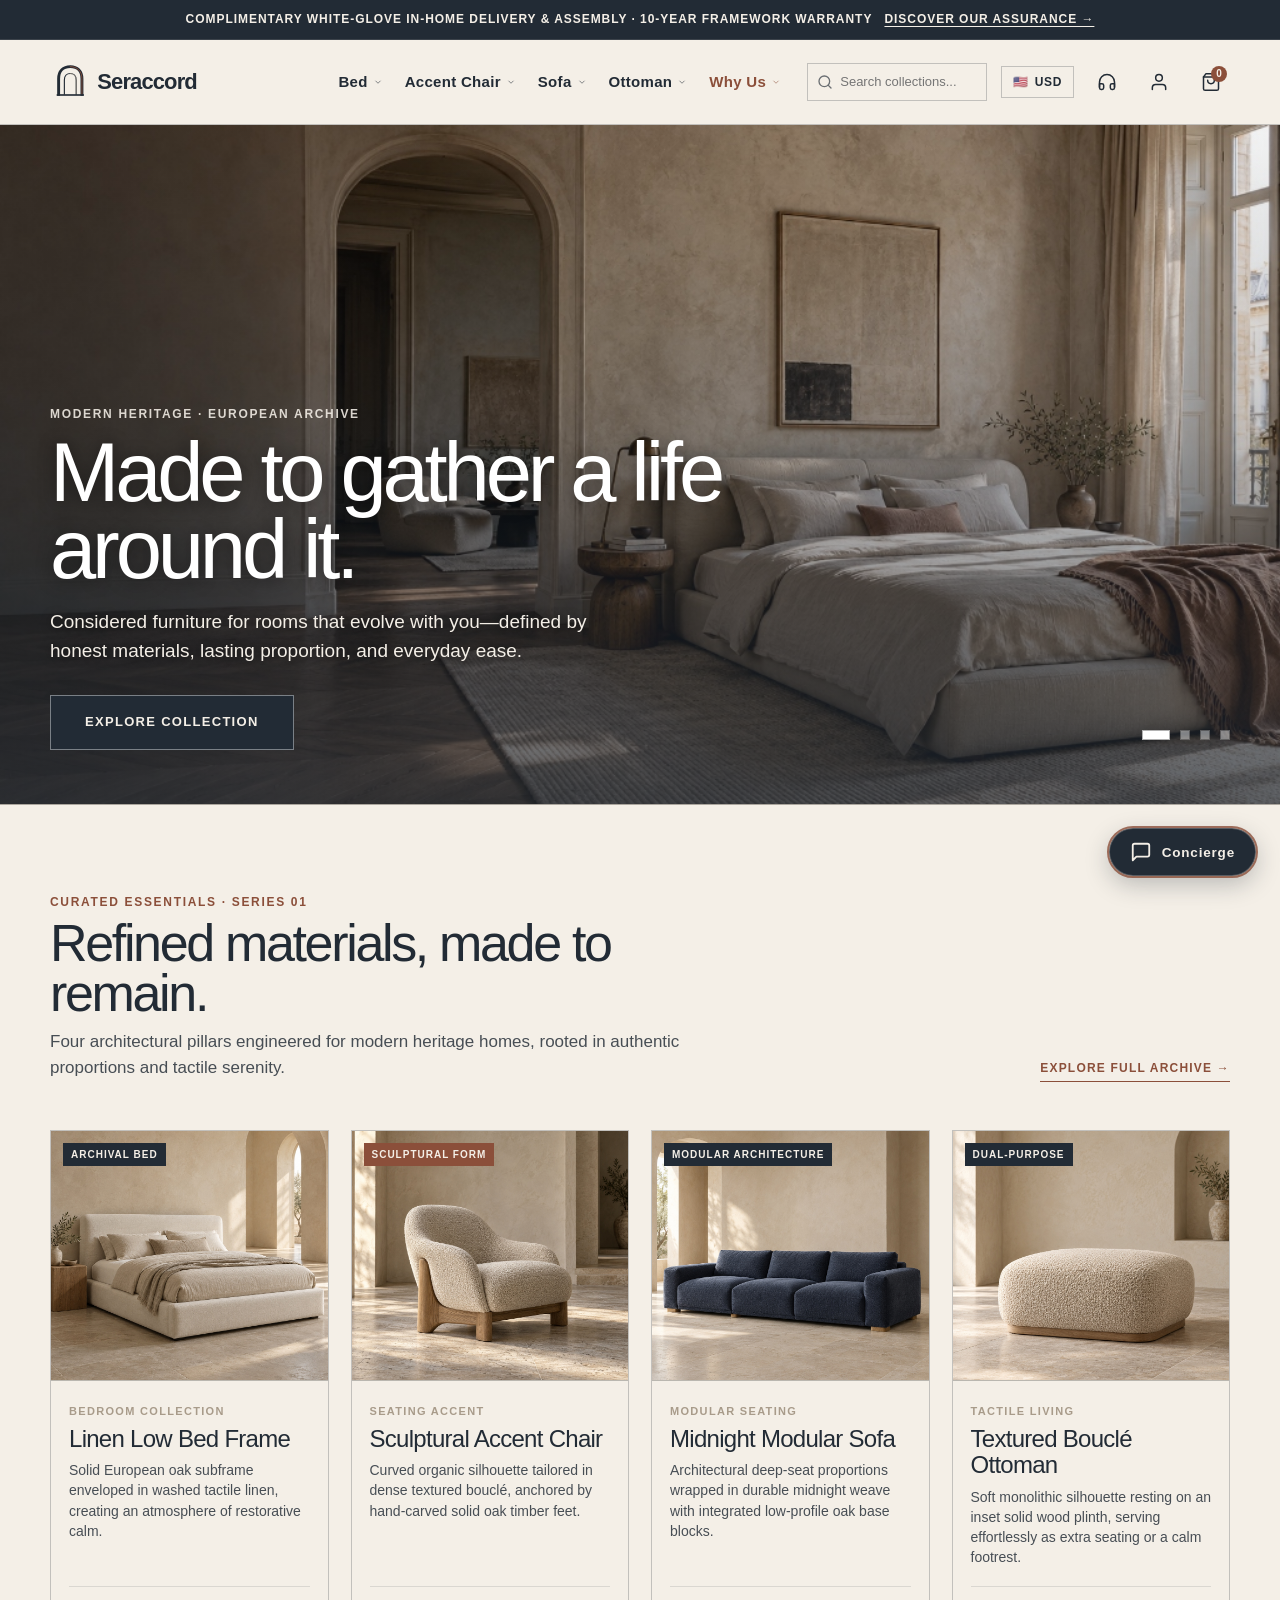
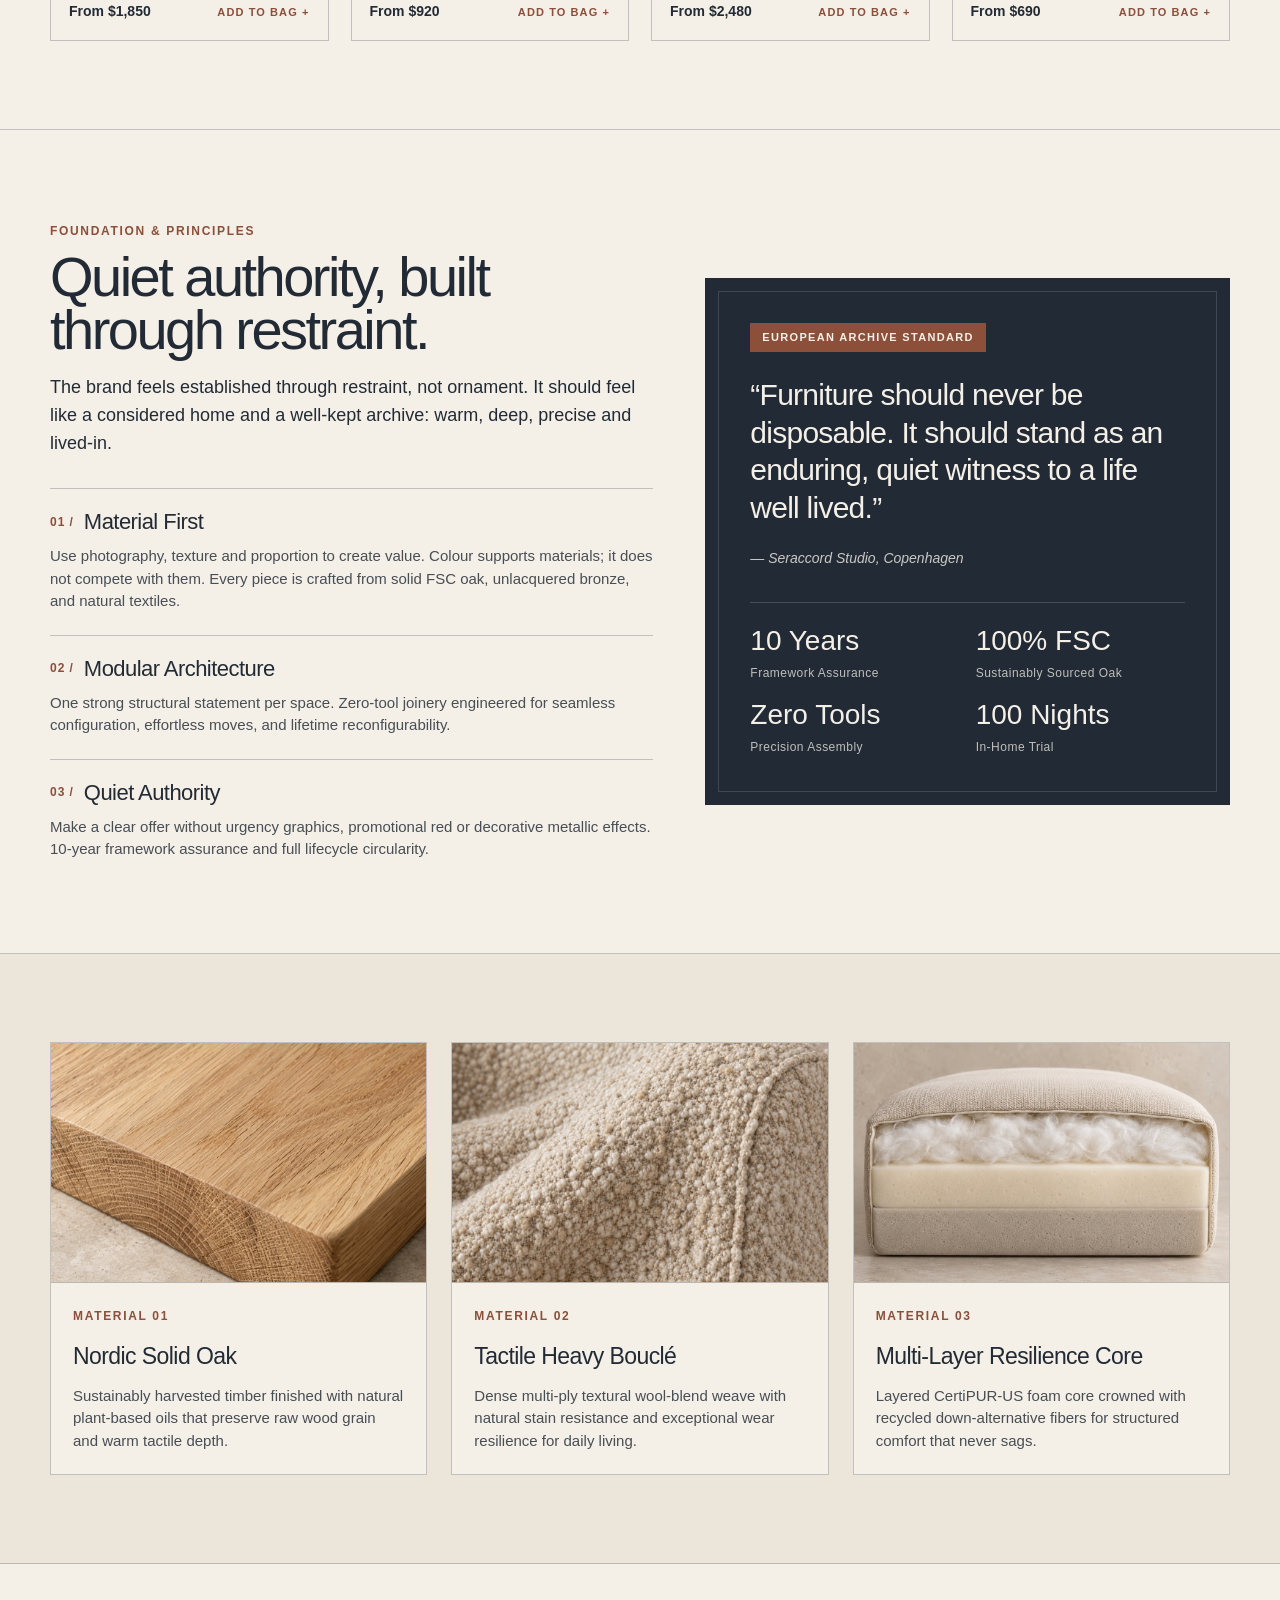
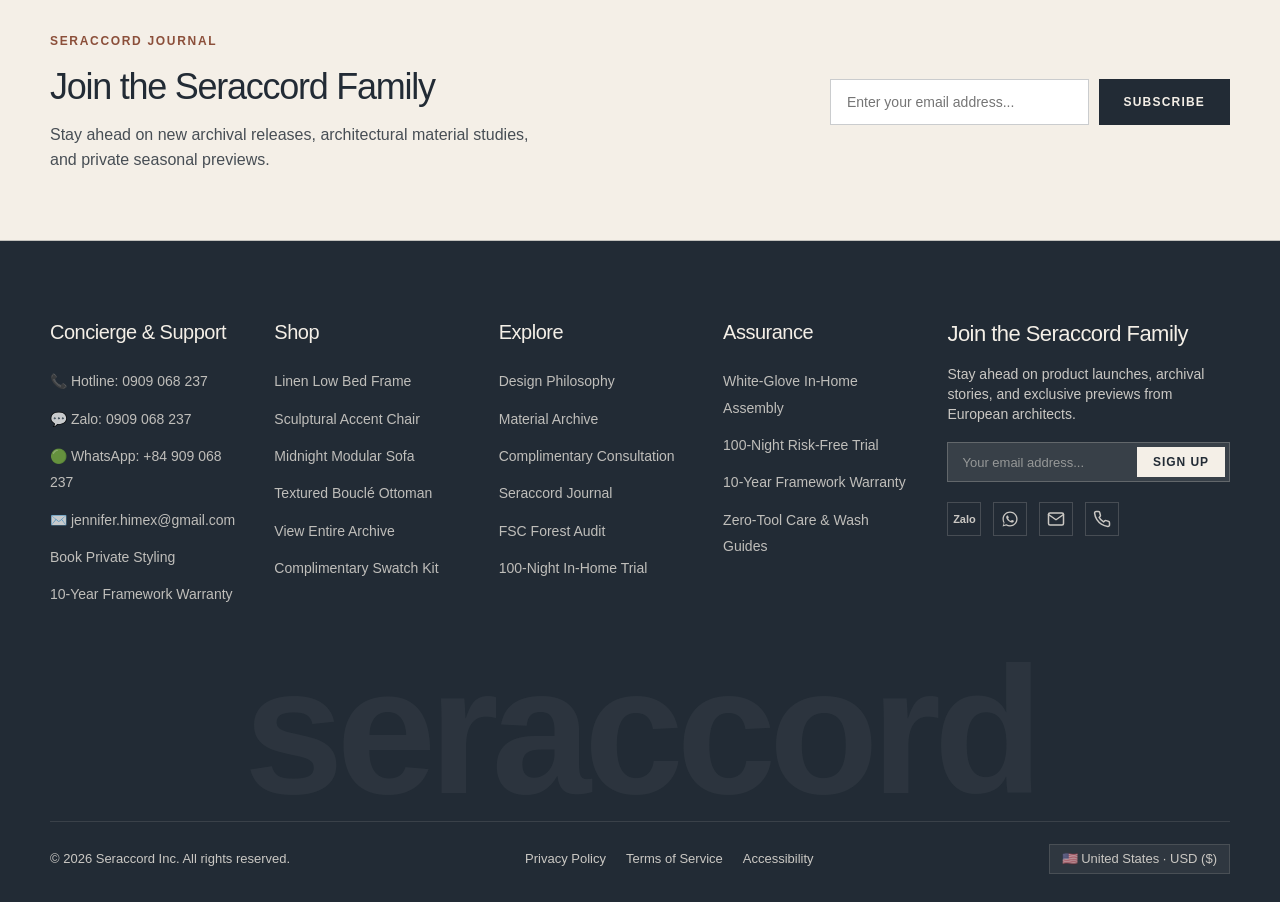
<file: index.html>
<!DOCTYPE html>
<html lang="en">
<head>
  <meta charset="utf-8">
  <meta name="viewport" content="width=device-width, initial-scale=1">
  <title>Seraccord — Rooms For a Life Well Lived | Modern Heritage Living</title>
  <meta name="description" content="Seraccord — Refined material-led home brand. European Archive depth, editorial restraint and modern digital clarity. Explore beds, accent chairs, modular sofas and ottomans.">
  
  <!-- Font Setup per European Archive Brand Guideline V1.2 & Brand Logo (Manrope 800) -->
  <link rel="preconnect" href="https://fonts.googleapis.com">
  <link rel="preconnect" href="https://fonts.gstatic.com" crossorigin>
  <link href="https://fonts.googleapis.com/css2?family=Inter:wght@400;500;600;700&family=Manrope:wght@800&display=swap" rel="stylesheet">
  
  <!-- Stylesheet -->
  <link rel="stylesheet" href="style.css">
</head>
<body>

  <!-- Top Announcement Bar -->
  <div class="announcement-bar">
    <div class="container">
      <span>Complimentary White-Glove In-Home Delivery & Assembly · 10-Year Framework Warranty</span>
      <a href="#why-us">Discover Our Assurance →</a>
    </div>
  </div>

  <!-- Site Header & Navigation with Mega Dropdowns -->
  <header class="site-header" id="siteHeader">
    <div class="container">
      <div class="header-inner">
        <!-- Logo (Larger & Balanced) -->
        <a href="index.html" class="brand-logo" aria-label="Seraccord Home">
          <img src="seraccord-logo.svg" alt="Seraccord Logo" width="260" height="44">
        </a>

        <!-- Main Navigation with Mega Dropdowns -->
        <nav class="main-nav" aria-label="Main Navigation">
          
          <!-- Nav Item 1: Bed -->
          <div class="nav-item">
            <a href="collection.html?cat=bed" class="nav-link">
              Bed
              <svg class="dropdown-arrow" viewBox="0 0 24 24" fill="none" stroke="currentColor"><polyline points="6 9 12 15 18 9"></polyline></svg>
            </a>
            <!-- Mega Dropdown: Bed -->
            <div class="mega-dropdown">
              <div class="container">
                <div class="mega-dropdown-inner">
                  <!-- Col 1: Main Quick Links -->
                  <div class="mega-col-primary">
                    <ul class="mega-main-links">
                      <li><a href="collection.html?cat=bed">Shop All Beds</a></li>
                      <li><a href="collection.html?cat=bed">New Arrivals</a></li>
                      <li><a href="collection.html?cat=bed">Best Sellers</a></li>
                    </ul>
                    <ul class="mega-utility-links">
                      <li><a href="collection.html?cat=bed">Free Fabric Swatches →</a></li>
                      <li><a href="collection.html?cat=bed">Sleep &amp; Mattress Guides →</a></li>
                      <li><a href="collection.html?cat=bed">10-Year Framework Warranty →</a></li>
                      <li><a href="collection.html?cat=bed">Assembly &amp; Care Instructions →</a></li>
                    </ul>
                  </div>
                  <!-- Col 2: Subcategories -->
                  <div class="mega-col-subcategories">
                    <span class="mega-col-title">Bed Collections & Types</span>
                    <ul class="mega-sub-links">
                      <li>
                        <a href="product.html?id=bed-linen-low">Linen Low Bed Frames</a>
                        <span class="sub-desc">Washed tactile linen on solid FSC oak</span>
                      </li>
                      <li>
                        <a href="collection.html?cat=bed">Solid Oak Platform Beds</a>
                        <span class="sub-desc">Raw joinery & low architectural profile</span>
                      </li>
                      <li>
                        <a href="collection.html?cat=bed">Velvet Headboards & Bolsters</a>
                        <span class="sub-desc">Plush restorative headboard comfort</span>
                      </li>
                      <li>
                        <a href="collection.html?cat=bed">Bedside Tables & Nightstands</a>
                        <span class="sub-desc">Monolithic timber storage blocks</span>
                      </li>
                    </ul>
                  </div>
                  <!-- Col 3: Featured Card -->
                  <div class="mega-col-featured">
                    <a href="product.html?id=bed-linen-low" class="mega-featured-card">
                      <img src="product-bed.jpg" alt="Linen Low Bed Frame Collection">
                      <div class="mega-card-overlay"></div>
                      <div class="mega-card-content">
                        <span class="mega-card-badge">Archival Bedroom</span>
                        <h4 class="mega-card-title">Restorative calm in tactile linen and solid oak.</h4>
                        <span class="mega-card-link">Explore Collection →</span>
                      </div>
                    </a>
                  </div>
                </div>
              </div>
            </div>
          </div>

          <!-- Nav Item 2: Accent Chair -->
          <div class="nav-item">
            <a href="collection.html?cat=accent-chair" class="nav-link">
              Accent Chair
              <svg class="dropdown-arrow" viewBox="0 0 24 24" fill="none" stroke="currentColor"><polyline points="6 9 12 15 18 9"></polyline></svg>
            </a>
            <!-- Mega Dropdown: Accent Chair -->
            <div class="mega-dropdown">
              <div class="container">
                <div class="mega-dropdown-inner">
                  <!-- Col 1: Main Quick Links -->
                  <div class="mega-col-primary">
                    <ul class="mega-main-links">
                      <li><a href="collection.html?cat=accent-chair">Shop All Chairs</a></li>
                      <li><a href="collection.html?cat=accent-chair">New Arrivals</a></li>
                      <li><a href="collection.html?cat=accent-chair">Best Sellers</a></li>
                    </ul>
                    <ul class="mega-utility-links">
                      <li><a href="collection.html?cat=accent-chair">Free Bouclé &amp; Leather Swatches →</a></li>
                      <li><a href="collection.html?cat=accent-chair">Complimentary Interior Styling →</a></li>
                      <li><a href="collection.html?cat=accent-chair">Ergonomic Structure Details →</a></li>
                    </ul>
                  </div>
                  <!-- Col 2: Subcategories -->
                  <div class="mega-col-subcategories">
                    <span class="mega-col-title">Seating Accents & Styles</span>
                    <ul class="mega-sub-links">
                      <li>
                        <a href="product.html?id=chair-sculptural">Sculptural Lounge Chairs</a>
                        <span class="sub-desc">Organic curved silhouettes in bouclé</span>
                      </li>
                      <li>
                        <a href="collection.html?cat=accent-chair">Timber Occasional Chairs</a>
                        <span class="sub-desc">Hand-carved Nordic solid oak framing</span>
                      </li>
                      <li>
                        <a href="collection.html?cat=accent-chair">Dining & Desk Chairs</a>
                        <span class="sub-desc">Refined proportions for daily seating</span>
                      </li>
                      <li>
                        <a href="#catalog-chair">Swivel & Reading Chairs</a>
                        <span class="sub-desc">Quiet 360-degree architectural motion</span>
                      </li>
                    </ul>
                  </div>
                  <!-- Col 3: Featured Card -->
                  <div class="mega-col-featured">
                    <a href="#catalog-chair" class="mega-featured-card">
                      <img src="product-accent-chair.jpg" alt="Sculptural Boucle Lounge Chair">
                      <div class="mega-card-overlay"></div>
                      <div class="mega-card-content">
                        <span class="mega-card-badge">Seating Accent</span>
                        <h4 class="mega-card-title">Sculptural bouclé curves on hand-carved oak plinths.</h4>
                        <span class="mega-card-link">Explore Chairs →</span>
                      </div>
                    </a>
                  </div>
                </div>
              </div>
            </div>
          </div>

          <!-- Nav Item 3: Sofa -->
          <div class="nav-item">
            <a href="collection.html?cat=sofa" class="nav-link">
              Sofa
              <svg class="dropdown-arrow" viewBox="0 0 24 24" fill="none" stroke="currentColor"><polyline points="6 9 12 15 18 9"></polyline></svg>
            </a>
            <!-- Mega Dropdown: Sofa -->
            <div class="mega-dropdown">
              <div class="container">
                <div class="mega-dropdown-inner">
                  <!-- Col 1: Main Quick Links -->
                  <div class="mega-col-primary">
                    <ul class="mega-main-links">
                      <li><a href="collection.html?cat=sofa">Shop All Sofas</a></li>
                      <li><a href="collection.html?cat=sofa">New Arrivals</a></li>
                      <li><a href="collection.html?cat=sofa">Best Sellers</a></li>
                    </ul>
                    <ul class="mega-utility-links">
                      <li><a href="collection.html?cat=sofa">Free Performance Fabric Swatches →</a></li>
                      <li><a href="collection.html?cat=sofa">Modular Configuration Planner →</a></li>
                      <li><a href="collection.html?cat=sofa">Washable Cover Replacement →</a></li>
                      <li><a href="collection.html?cat=sofa">10-Year Framework Warranty →</a></li>
                    </ul>
                  </div>
                  <!-- Col 2: Subcategories -->
                  <div class="mega-col-subcategories">
                    <span class="mega-col-title">Modular Living & Formats</span>
                    <ul class="mega-sub-links">
                      <li>
                        <a href="product.html?id=sofa-midnight">Midnight Modular Sofas</a>
                        <span class="sub-desc">Deep-seat architectural three-seaters</span>
                      </li>
                      <li>
                        <a href="product.html?id=sofa-ciello">L-Shaped Sectionals</a>
                        <span class="sub-desc">Expansive lounging with left/right chaises</span>
                      </li>
                      <li>
                        <a href="product.html?id=sofa-neptune">Sofa Beds & Daybeds</a>
                        <span class="sub-desc">Seamless zero-tool fold-out mechanisms</span>
                      </li>
                      <li>
                        <a href="collection.html?cat=sofa">Modules & Extra Slipcovers</a>
                        <span class="sub-desc">Removable, washable performance weaves</span>
                      </li>
                    </ul>
                  </div>
                  <!-- Col 3: Featured Card -->
                  <div class="mega-col-featured">
                    <a href="product.html?id=sofa-midnight" class="mega-featured-card">
                      <img src="product-sofa.jpg" alt="Midnight Modular Sofa Collection">
                      <div class="mega-card-overlay"></div>
                      <div class="mega-card-content">
                        <span class="mega-card-badge">Modular Living</span>
                        <h4 class="mega-card-title">Signature cloud-like comfort and limitless modularity.</h4>
                        <span class="mega-card-link">Explore Sofas →</span>
                      </div>
                    </a>
                  </div>
                </div>
              </div>
            </div>
          </div>

          <!-- Nav Item 4: Ottoman -->
          <div class="nav-item">
            <a href="collection.html?cat=ottoman" class="nav-link">
              Ottoman
              <svg class="dropdown-arrow" viewBox="0 0 24 24" fill="none" stroke="currentColor"><polyline points="6 9 12 15 18 9"></polyline></svg>
            </a>
            <!-- Mega Dropdown: Ottoman -->
            <div class="mega-dropdown">
              <div class="container">
                <div class="mega-dropdown-inner">
                  <!-- Col 1: Main Quick Links -->
                  <div class="mega-col-primary">
                    <ul class="mega-main-links">
                      <li><a href="collection.html?cat=ottoman">Shop All Ottomans</a></li>
                      <li><a href="collection.html?cat=ottoman">New Arrivals</a></li>
                      <li><a href="collection.html?cat=ottoman">Best Sellers</a></li>
                    </ul>
                    <ul class="mega-utility-links">
                      <li><a href="collection.html?cat=ottoman">Free Material Swatches →</a></li>
                      <li><a href="collection.html?cat=ottoman">Dual-Living Styling Ideas →</a></li>
                      <li><a href="collection.html?cat=ottoman">Oak Plinth Specifications →</a></li>
                    </ul>
                  </div>
                  <!-- Col 2: Subcategories -->
                  <div class="mega-col-subcategories">
                    <span class="mega-col-title">Ottomans, Poufs & Benches</span>
                    <ul class="mega-sub-links">
                      <li>
                        <a href="product.html?id=ottoman-boucle">Textured Bouclé Ottomans</a>
                        <span class="sub-desc">Organic rounded poufs on oak plinths</span>
                      </li>
                      <li>
                        <a href="collection.html?cat=ottoman">Dual Coffee Table Benches</a>
                        <span class="sub-desc">Integrated timber table & nesting stools</span>
                      </li>
                      <li>
                        <a href="collection.html?cat=ottoman">Storage Ottomans</a>
                        <span class="sub-desc">Concealed capacity with soft cushioned tops</span>
                      </li>
                      <li>
                        <a href="collection.html?cat=ottoman">Occasional Footrests</a>
                        <span class="sub-desc">Compact companions for armchairs</span>
                      </li>
                    </ul>
                  </div>
                  <!-- Col 3: Featured Card -->
                  <div class="mega-col-featured">
                    <a href="product.html?id=ottoman-boucle" class="mega-featured-card">
                      <img src="product-ottoman.jpg" alt="Textured Boucle Ottoman Pouf">
                      <div class="mega-card-overlay"></div>
                      <div class="mega-card-content">
                        <span class="mega-card-badge">Tactile Living</span>
                        <h4 class="mega-card-title">Organic monolith silhouettes resting on solid oak bases.</h4>
                        <span class="mega-card-link">Explore Ottomans →</span>
                      </div>
                    </a>
                  </div>
                </div>
              </div>
            </div>
          </div>

          <!-- Nav Item 5: Why Us -->
          <div class="nav-item">
            <a href="collection.html?cat=why-us" class="nav-link highlight">
              Why Us
              <svg class="dropdown-arrow" viewBox="0 0 24 24" fill="none" stroke="currentColor"><polyline points="6 9 12 15 18 9"></polyline></svg>
            </a>
            <!-- Mega Dropdown: Why Us -->
            <div class="mega-dropdown">
              <div class="container">
                <div class="mega-dropdown-inner">
                  <!-- Col 1: Main Quick Links -->
                  <div class="mega-col-primary">
                    <ul class="mega-main-links">
                      <li><a href="collection.html?cat=why-us">Our Philosophy</a></li>
                      <li><a href="collection.html?cat=why-us">European Archive Standard</a></li>
                      <li><a href="collection.html?cat=why-us">Craftsmanship & Joinery</a></li>
                    </ul>
                    <ul class="mega-utility-links">
                      <li><a href="collection.html?cat=why-us">100% FSC Forest Certification →</a></li>
                      <li><a href="collection.html?cat=why-us">10-Year Framework Warranty →</a></li>
                      <li><a href="collection.html?cat=why-us">100-Night In-Home Trial →</a></li>
                      <li><a href="collection.html?cat=why-us">Annual Sustainability Report →</a></li>
                    </ul>
                  </div>
                  <!-- Col 2: Subcategories -->
                  <div class="mega-col-subcategories">
                    <span class="mega-col-title">Core Principles</span>
                    <ul class="mega-sub-links">
                      <li>
                        <a href="index.html#foundation">01 / Material First</a>
                        <span class="sub-desc">FSC solid oak, natural bouclé & washed linen</span>
                      </li>
                      <li>
                        <a href="index.html#foundation">02 / Modular Architecture</a>
                        <span class="sub-desc">Zero-tool joinery engineered to evolve with you</span>
                      </li>
                      <li>
                        <a href="index.html#foundation">03 / Quiet Authority</a>
                        <span class="sub-desc">Enduring restraint without false ornament</span>
                      </li>
                      <li>
                        <a href="collection.html?cat=why-us">Circular Lifetime Care</a>
                        <span class="sub-desc">Re-upholstery service & lifetime spare parts</span>
                      </li>
                    </ul>
                  </div>
                  <!-- Col 3: Featured Card -->
                  <div class="mega-col-featured">
                    <a href="index.html#foundation" class="mega-featured-card">
                      <img src="hero-archival-bedroom.jpg" alt="European Archive Modern Heritage">
                      <div class="mega-card-overlay"></div>
                      <div class="mega-card-content">
                        <span class="mega-card-badge">Modern Heritage</span>
                        <h4 class="mega-card-title">Rooms for a life well lived — Timeless European materials.</h4>
                        <span class="mega-card-link">Read Philosophy →</span>
                      </div>
                    </a>
                  </div>
                </div>
              </div>
            </div>
          </div>

        </nav>

        <!-- Right Utilities & Actions -->
        <div class="header-actions">
          <!-- Search Bar -->
          <div class="search-box">
            <svg class="search-icon" width="16" height="16" viewBox="0 0 24 24" fill="none" stroke="currentColor" stroke-width="2" stroke-linecap="round" stroke-linejoin="round">
              <circle cx="11" cy="11" r="8"></circle>
              <line x1="21" y1="21" x2="16.65" y2="16.65"></line>
            </svg>
            <input type="text" class="search-input" placeholder="Search collections..." id="searchInput" aria-label="Search products">
          </div>

          <!-- Region / Currency Selector -->
          <button class="lang-selector" id="langToggle" title="Currency & Region">
            <span id="langFlag">🇺🇸</span>
            <span id="langCode">USD</span>
          </button>

          <!-- Support Icon -->
          <button class="action-icon-btn" id="supportBtn" title="Client Concierge" aria-label="Customer Support">
            <svg width="20" height="20" viewBox="0 0 24 24" fill="none" stroke="currentColor" stroke-width="1.8" stroke-linecap="round" stroke-linejoin="round">
              <path d="M3 18v-6a9 9 0 0 1 18 0v6"></path>
              <path d="M21 19a2 2 0 0 1-2 2h-1a2 2 0 0 1-2-2v-3a2 2 0 0 1 2-2h3zM3 19a2 2 0 0 0 2 2h1a2 2 0 0 0 2-2v-3a2 2 0 0 0-2-2H3z"></path>
            </svg>
          </button>

          <!-- Account Icon -->
          <button class="action-icon-btn" id="accountBtn" title="Account" aria-label="Account">
            <svg width="20" height="20" viewBox="0 0 24 24" fill="none" stroke="currentColor" stroke-width="1.8" stroke-linecap="round" stroke-linejoin="round">
              <path d="M20 21v-2a4 4 0 0 0-4-4H8a4 4 0 0 0-4 4v2"></path>
              <circle cx="12" cy="7" r="4"></circle>
            </svg>
          </button>

          <!-- Shopping Bag / Cart -->
          <button class="action-icon-btn" id="cartBtn" title="Shopping Bag" aria-label="Cart">
            <svg width="20" height="20" viewBox="0 0 24 24" fill="none" stroke="currentColor" stroke-width="1.8" stroke-linecap="round" stroke-linejoin="round">
              <path d="M6 2L3 6v14a2 2 0 0 0 2 2h14a2 2 0 0 0 2-2V6l-3-4z"></path>
              <line x1="3" y1="6" x2="21" y2="6"></line>
              <path d="M16 10a4 4 0 0 1-8 0"></path>
            </svg>
            <span class="badge-count" id="cartCount">0</span>
          </button>

          <!-- Mobile Hamburger Toggle -->
          <button class="mobile-menu-toggle" id="mobileMenuBtn" aria-label="Open menu">
            <span></span>
            <span></span>
            <span></span>
          </button>
        </div>
      </div>
    </div>

    <!-- Mobile Navigation Drawer -->
    <div class="mobile-nav-drawer" id="mobileDrawer">
      <a href="collection.html?cat=bed" class="nav-link mobile-link">Bed Collection</a>
      <a href="collection.html?cat=accent-chair" class="nav-link mobile-link">Accent Chairs</a>
      <a href="collection.html?cat=sofa" class="nav-link mobile-link">Sofa &amp; Sectionals</a>
      <a href="collection.html?cat=ottoman" class="nav-link mobile-link">Ottomans &amp; Benches</a>
      <a href="collection.html?cat=why-us" class="nav-link highlight mobile-link">Why Seraccord</a>
      <div style="margin-top: 24px; padding-top: 18px; border-top: 1px solid var(--midnight-border-light);">
        <input type="text" class="search-input" style="width: 100%; margin-bottom: 14px;" placeholder="Search products...">
        <a href="collection.html" class="btn btn-primary" style="width: 100%; text-align: center; display: block;">View Entire Archive</a>
      </div>
    </div>
  </header>

  <!-- =========================================================================
       Hero Section (New Archival Bedroom Photography)
       ========================================================================= -->
  <section class="hero-section" id="hero">
    <div class="hero-background-media">
      <img src="hero-archival-bedroom.jpg" alt="Seraccord Master Bedroom Archival Collection" id="heroImage">
    </div>
    <div class="hero-overlay"></div>

    <div class="hero-content-wrap">
      <div class="container">
        <div class="hero-content-inner">
          <div class="hero-text-block">
            <span class="eyebrow eyebrow-paper">Modern Heritage · European Archive</span>
            <h1 class="hero-title" id="heroTitle">Made to gather a life around it.</h1>
            <p class="hero-subtitle" id="heroSubtitle">Considered furniture for rooms that evolve with you—defined by honest materials, lasting proportion, and everyday ease.</p>
            <div class="hero-actions">
              <a href="collection.html?cat=sofa" class="btn btn-primary">Explore collection</a>
            </div>
          </div>

          <!-- Hero Carousel Indicator Dots -->
          <div class="hero-carousel-controls" aria-label="Hero Slides">
            <button class="carousel-dot active" data-slide="0" aria-label="Slide 1"></button>
            <button class="carousel-dot" data-slide="1" aria-label="Slide 2"></button>
            <button class="carousel-dot" data-slide="2" aria-label="Slide 3"></button>
            <button class="carousel-dot" data-slide="3" aria-label="Slide 4"></button>
          </div>
        </div>
      </div>
    </div>
  </section>

  <!-- =========================================================================
       Body Section: Exactly 4 Cards on 1 Row (New Photographic Product Assets)
       ========================================================================= -->
  <section class="body-catalog-section" id="catalog">
    <div class="container">
      <!-- Section Header -->
      <div class="section-header">
        <div class="section-header-left">
          <span class="eyebrow eyebrow-clay">Curated Essentials · Series 01</span>
          <h2 class="section-title">Refined materials, made to remain.</h2>
          <p class="section-subtitle">Four architectural pillars engineered for modern heritage homes, rooted in authentic proportions and tactile serenity.</p>
        </div>
        <div class="section-header-right">
          <a href="collection.html" class="section-header-link">Explore Full Archive →</a>
        </div>
      </div>

      <!-- 4 Cards on 1 Row Grid -->
      <div class="cards-row-grid">
        
        <!-- Card 1: Bed -->
        <article class="product-card" id="catalog-bed">
          <a href="product.html?id=bed-linen-low" class="card-media-wrapper" style="display: block; text-decoration: none;">
            <span class="card-tag">Archival Bed</span>
            <img src="product-bed.jpg" alt="Linen Upholstered Low Bed Frame">
          </a>
          <div class="card-content">
            <a href="collection.html?cat=bed" class="card-category" style="text-decoration: none;">Bedroom Collection</a>
            <h3 class="card-heading"><a href="product.html?id=bed-linen-low" style="color: inherit; text-decoration: none;">Linen Low Bed Frame</a></h3>
            <p class="card-desc">Solid European oak subframe enveloped in washed tactile linen, creating an atmosphere of restorative calm.</p>
            <div class="card-footer-info">
              <span class="card-price">From $1,850</span>
              <button class="card-link-action add-to-cart-btn" data-product="Linen Low Bed Frame" data-price="1850">
                Add to Bag +
              </button>
            </div>
          </div>
        </article>

        <!-- Card 2: Accent Chair -->
        <article class="product-card" id="catalog-chair">
          <a href="product.html?id=chair-sculptural" class="card-media-wrapper" style="display: block; text-decoration: none;">
            <span class="card-tag tag-accent">Sculptural Form</span>
            <img src="product-accent-chair.jpg" alt="Bouclé Sculptural Lounge Chair">
          </a>
          <div class="card-content">
            <a href="collection.html?cat=accent-chair" class="card-category" style="text-decoration: none;">Seating Accent</a>
            <h3 class="card-heading"><a href="product.html?id=chair-sculptural" style="color: inherit; text-decoration: none;">Sculptural Accent Chair</a></h3>
            <p class="card-desc">Curved organic silhouette tailored in dense textured bouclé, anchored by hand-carved solid oak timber feet.</p>
            <div class="card-footer-info">
              <span class="card-price">From $920</span>
              <button class="card-link-action add-to-cart-btn" data-product="Sculptural Accent Chair" data-price="920">
                Add to Bag +
              </button>
            </div>
          </div>
        </article>

        <!-- Card 3: Sofa -->
        <article class="product-card" id="catalog-sofa">
          <a href="product.html?id=sofa-midnight" class="card-media-wrapper" style="display: block; text-decoration: none;">
            <span class="card-tag">Modular Architecture</span>
            <img src="product-sofa.jpg" alt="Midnight Modular Three-Seater Sofa">
          </a>
          <div class="card-content">
            <a href="collection.html?cat=sofa" class="card-category" style="text-decoration: none;">Modular Seating</a>
            <h3 class="card-heading"><a href="product.html?id=sofa-midnight" style="color: inherit; text-decoration: none;">Midnight Modular Sofa</a></h3>
            <p class="card-desc">Architectural deep-seat proportions wrapped in durable midnight weave with integrated low-profile oak base blocks.</p>
            <div class="card-footer-info">
              <span class="card-price">From $2,480</span>
              <button class="card-link-action add-to-cart-btn" data-product="Midnight Modular Sofa" data-price="2480">
                Add to Bag +
              </button>
            </div>
          </div>
        </article>

        <!-- Card 4: Ottoman -->
        <article class="product-card" id="catalog-ottoman">
          <a href="product.html?id=ottoman-boucle" class="card-media-wrapper" style="display: block; text-decoration: none;">
            <span class="card-tag">Dual-Purpose</span>
            <img src="product-ottoman.jpg" alt="Textured Bouclé Ottoman Pouf">
          </a>
          <div class="card-content">
            <a href="collection.html?cat=ottoman" class="card-category" style="text-decoration: none;">Tactile Living</a>
            <h3 class="card-heading"><a href="product.html?id=ottoman-boucle" style="color: inherit; text-decoration: none;">Textured Bouclé Ottoman</a></h3>
            <p class="card-desc">Soft monolithic silhouette resting on an inset solid wood plinth, serving effortlessly as extra seating or a calm footrest.</p>
            <div class="card-footer-info">
              <span class="card-price">From $690</span>
              <button class="card-link-action add-to-cart-btn" data-product="Textured Bouclé Ottoman" data-price="690">
                Add to Bag +
              </button>
            </div>
          </div>
        </article>

      </div>
    </div>
  </section>

  <!-- =========================================================================
       Section: Why Us (Brand Heritage & European Archive Principles)
       ========================================================================= -->
  <section class="why-us-section" id="why-us">
    <div class="container">
      <div class="why-us-layout">
        
        <!-- Left: Principles Explanation -->
        <div class="why-us-text">
          <span class="eyebrow eyebrow-clay">Foundation & Principles</span>
          <h2>Quiet authority, built through restraint.</h2>
          <p class="why-us-lead">The brand feels established through restraint, not ornament. It should feel like a considered home and a well-kept archive: warm, deep, precise and lived-in.</p>
          
          <div class="pillars-list">
            <!-- Pillar 1 -->
            <div class="pillar-item">
              <h3><span class="pillar-number">01 /</span> Material First</h3>
              <p>Use photography, texture and proportion to create value. Colour supports materials; it does not compete with them. Every piece is crafted from solid FSC oak, unlacquered bronze, and natural textiles.</p>
            </div>

            <!-- Pillar 2 -->
            <div class="pillar-item">
              <h3><span class="pillar-number">02 /</span> Modular Architecture</h3>
              <p>One strong structural statement per space. Zero-tool joinery engineered for seamless configuration, effortless moves, and lifetime reconfigurability.</p>
            </div>

            <!-- Pillar 3 -->
            <div class="pillar-item">
              <h3><span class="pillar-number">03 /</span> Quiet Authority</h3>
              <p>Make a clear offer without urgency graphics, promotional red or decorative metallic effects. 10-year framework assurance and full lifecycle circularity.</p>
            </div>
          </div>
        </div>

        <!-- Right: Archival Dark Stage Panel -->
        <div class="why-us-card-stage">
          <div class="why-us-badge">European Archive Standard</div>
          <p class="why-us-quote">“Furniture should never be disposable. It should stand as an enduring, quiet witness to a life well lived.”</p>
          <p style="font-size: 14px; opacity: 0.8; font-style: italic;">— Seraccord Studio, Copenhagen</p>

          <div class="spec-grid">
            <div class="spec-box">
              <b>10 Years</b>
              <span>Framework Assurance</span>
            </div>
            <div class="spec-box">
              <b>100% FSC</b>
              <span>Sustainably Sourced Oak</span>
            </div>
            <div class="spec-box">
              <b>Zero Tools</b>
              <span>Precision Assembly</span>
            </div>
            <div class="spec-box">
              <b>100 Nights</b>
              <span>In-Home Trial</span>
            </div>
          </div>
        </div>

      </div>
    </div>
  </section>

  <!-- =========================================================================
       Material Archive Highlights
       ========================================================================= -->
  <section class="materials-strip">
    <div class="container">
      <div class="materials-grid">
        <!-- Material 01: Nordic Solid Oak -->
        <div class="material-card">
          <div class="material-media">
            <img src="material-oak.jpg" alt="Nordic Solid FSC Oak Timber Grain and Joinery">
          </div>
          <div class="material-body">
            <span class="eyebrow eyebrow-clay">Material 01</span>
            <h4>Nordic Solid Oak</h4>
            <p>Sustainably harvested timber finished with natural plant-based oils that preserve raw wood grain and warm tactile depth.</p>
          </div>
        </div>

        <!-- Material 02: Tactile Heavy Bouclé -->
        <div class="material-card">
          <div class="material-media">
            <img src="material-boucle.jpg" alt="Tactile Heavy Wool-Blend Bouclé Weave Texture">
          </div>
          <div class="material-body">
            <span class="eyebrow eyebrow-clay">Material 02</span>
            <h4>Tactile Heavy Bouclé</h4>
            <p>Dense multi-ply textural wool-blend weave with natural stain resistance and exceptional wear resilience for daily living.</p>
          </div>
        </div>

        <!-- Material 03: Multi-Layer Resilience Core -->
        <div class="material-card">
          <div class="material-media">
            <img src="material-core.jpg" alt="CertiPUR-US Multi-Layer Resilience Foam and Down Fiber Cushion Structure">
          </div>
          <div class="material-body">
            <span class="eyebrow eyebrow-clay">Material 03</span>
            <h4>Multi-Layer Resilience Core</h4>
            <p>Layered CertiPUR-US foam core crowned with recycled down-alternative fibers for structured comfort that never sags.</p>
          </div>
        </div>
      </div>
    </div>
  </section>

  <!-- =========================================================================
       Newsletter Section
       ========================================================================= -->
  <section class="newsletter-section">
    <div class="container">
      <div class="newsletter-box">
        <div class="newsletter-text">
          <span class="eyebrow eyebrow-clay">Seraccord Journal</span>
          <h3>Join the Seraccord Family</h3>
          <p>Stay ahead on new archival releases, architectural material studies, and private seasonal previews.</p>
        </div>
        <form class="newsletter-form" id="newsletterForm">
          <input type="email" class="newsletter-input" placeholder="Enter your email address..." required aria-label="Email subscription">
          <button type="submit" class="btn btn-primary">Subscribe</button>
        </form>
      </div>
    </div>
  </section>

  <!-- =========================================================================
       Footer Section (Midnight Palette + Huge SERACCORD Watermark)
       ========================================================================= -->
  <footer class="site-footer">
    <div class="container">
      <!-- Navigation Links Grid -->
      <div class="footer-nav-grid">
        
        <!-- Column 1: Concierge & Direct Support -->
        <div class="footer-col">
          <h5>Concierge & Support</h5>
          <ul class="footer-links">
            <li><a href="tel:0909068237">📞 Hotline: 0909 068 237</a></li>
            <li><a href="https://zalo.me/0909068237" target="_blank" rel="noopener">💬 Zalo: 0909 068 237</a></li>
            <li><a href="https://wa.me/84909068237" target="_blank" rel="noopener">🟢 WhatsApp: +84 909 068 237</a></li>
            <li><a href="mailto:jennifer.himex@gmail.com">✉️ jennifer.himex@gmail.com</a></li>
            <li><a href="#consultModal" class="open-consult-btn">Book Private Styling</a></li>
            <li><a href="#warranty">10-Year Framework Warranty</a></li>
          </ul>
        </div>

        <!-- Column 2: Shop -->
        <div class="footer-col">
          <h5>Shop</h5>
          <ul class="footer-links">
            <li><a href="product.html?id=bed-linen-low">Linen Low Bed Frame</a></li>
            <li><a href="product.html?id=chair-sculptural">Sculptural Accent Chair</a></li>
            <li><a href="product.html?id=sofa-midnight">Midnight Modular Sofa</a></li>
            <li><a href="product.html?id=ottoman-boucle">Textured Bouclé Ottoman</a></li>
            <li><a href="collection.html">View Entire Archive</a></li>
            <li><a href="#consultModal" class="open-consult-btn">Complimentary Swatch Kit</a></li>
          </ul>
        </div>

        <!-- Column 3: Explore -->
        <div class="footer-col">
          <h5>Explore</h5>
          <ul class="footer-links">
            <li><a href="#why-us">Design Philosophy</a></li>
            <li><a href="#materials">Material Archive</a></li>
            <li><a href="#consultModal" class="open-consult-btn">Complimentary Consultation</a></li>
            <li><a href="#journal">Seraccord Journal</a></li>
            <li><a href="#sustainability">FSC Forest Audit</a></li>
            <li><a href="collection.html">100-Night In-Home Trial</a></li>
          </ul>
        </div>

        <!-- Column 4: Account -->
        <div class="footer-col">
          <h5>Assurance</h5>
          <ul class="footer-links">
            <li><a href="#white-glove">White-Glove In-Home Assembly</a></li>
            <li><a href="#trial">100-Night Risk-Free Trial</a></li>
            <li><a href="#warranty">10-Year Framework Warranty</a></li>
            <li><a href="#care">Zero-Tool Care & Wash Guides</a></li>
          </ul>
        </div>

        <!-- Column 5: Join Family & Socials -->
        <div class="footer-subscribe-col">
          <h5>Join the Seraccord Family</h5>
          <p>Stay ahead on product launches, archival stories, and exclusive previews from European architects.</p>
          
          <form class="footer-form-wrap" id="footerForm">
            <input type="email" class="footer-input" placeholder="Your email address..." required aria-label="Footer email">
            <button type="submit" class="footer-submit-btn">Sign Up</button>
          </form>

          <div class="social-links">
            <a href="https://zalo.me/0909068237" target="_blank" rel="noopener" class="social-icon-link" aria-label="Zalo" title="Chat on Zalo">
              <span style="font-weight: 800; font-size: 11px;">Zalo</span>
            </a>
            <a href="https://wa.me/84909068237" target="_blank" rel="noopener" class="social-icon-link" aria-label="WhatsApp" title="WhatsApp">
              <svg width="18" height="18" viewBox="0 0 24 24" fill="currentColor"><path d="M12.031 2C6.495 2 2 6.496 2 12.031c0 1.996.586 3.86 1.6 5.434L2.094 22l4.672-1.47a9.98 9.98 0 0 0 5.265 1.498h.004c5.536 0 10.031-4.496 10.031-10.031S17.567 2 12.031 2zm0 18.337c-1.637 0-3.238-.44-4.632-1.274l-.332-.197-3.447 1.085 1.107-3.359-.217-.345A8.283 8.283 0 0 1 3.73 12.03c0-4.577 3.724-8.301 8.301-8.301 4.577 0 8.301 3.724 8.301 8.301 0 4.577-3.724 8.306-8.301 8.306zm4.551-6.223c-.25-.125-1.477-.729-1.706-.812-.229-.083-.396-.125-.562.125-.167.25-.646.812-.792.979-.146.167-.292.188-.542.063s-1.055-.389-2.01-1.24c-.743-.663-1.245-1.482-1.391-1.732-.146-.25-.016-.385.109-.509.112-.112.25-.292.375-.438.125-.146.167-.25.25-.417.083-.167.042-.313-.021-.438-.063-.125-.562-1.354-.771-1.854-.203-.487-.41-.421-.562-.429-.146-.008-.313-.01-.479-.01-.167 0-.438.063-.667.313-.229.25-.875.854-.875 2.083s.896 2.417 1.021 2.583c.125.167 1.763 2.692 4.271 3.776.597.258 1.064.412 1.428.528.6.191 1.146.164 1.577.1.48-.072 1.477-.604 1.685-1.188.208-.583.208-1.083.146-1.188-.063-.104-.229-.167-.479-.292z"/></svg>
            </a>
            <a href="mailto:jennifer.himex@gmail.com" class="social-icon-link" aria-label="Email" title="Email Us">
              <svg width="18" height="18" viewBox="0 0 24 24" fill="none" stroke="currentColor" stroke-width="2" stroke-linecap="round" stroke-linejoin="round"><path d="M4 4h16c1.1 0 2 .9 2 2v12c0 1.1-.9 2-2 2H4c-1.1 0-2-.9-2-2V6c0-1.1.9-2 2-2z"></path><polyline points="22,6 12,13 2,6"></polyline></svg>
            </a>
            <a href="tel:0909068237" class="social-icon-link" aria-label="Call" title="Call Hotline">
              <svg width="18" height="18" viewBox="0 0 24 24" fill="none" stroke="currentColor" stroke-width="2" stroke-linecap="round" stroke-linejoin="round"><path d="M22 16.92v3a2 2 0 0 1-2.18 2 19.79 19.79 0 0 1-8.63-3.07 19.5 19.5 0 0 1-6-6 19.79 19.79 0 0 1-3.07-8.67A2 2 0 0 1 4.11 2h3a2 2 0 0 1 2 1.72 12.84 12.84 0 0 0 .7 2.81 2 2 0 0 1-.45 2.11L8.09 9.91a16 16 0 0 0 6 6l1.27-1.27a2 2 0 0 1 2.11-.45 12.84 12.84 0 0 0 2.81.7A2 2 0 0 1 22 16.92z"></path></svg>
            </a>
          </div>
        </div>

      </div>

      <!-- Giant Architectural Watermark: SERACCORD -->
      <div class="footer-watermark-container">
        <div class="footer-watermark-text">seraccord</div>
      </div>

      <!-- Footer Bottom Bar -->
      <div class="footer-bottom-bar">
        <span>© 2026 Seraccord Inc. All rights reserved.</span>
        
        <ul class="footer-legal-links">
          <li><a href="#privacy">Privacy Policy</a></li>
          <li><a href="#terms">Terms of Service</a></li>
          <li><a href="#accessibility">Accessibility</a></li>
        </ul>

        <div class="footer-lang-badge">
          <span>🇺🇸 United States · USD ($)</span>
        </div>
      </div>
    </div>
  </footer>

  <!-- Floating Multi-Channel Concierge Widget -->
  <div class="floating-contact-widget" id="floatingContactWidget">
    <div class="floating-contact-menu" id="floatingContactMenu">
      <a href="tel:0909068237" class="floating-contact-item call" title="Call Hotline (0909 068 237)">
        <span class="floating-item-icon">
          <svg width="16" height="16" viewBox="0 0 24 24" fill="none" stroke="currentColor" stroke-width="2" stroke-linecap="round" stroke-linejoin="round"><path d="M22 16.92v3a2 2 0 0 1-2.18 2 19.79 19.79 0 0 1-8.63-3.07 19.5 19.5 0 0 1-6-6 19.79 19.79 0 0 1-3.07-8.67A2 2 0 0 1 4.11 2h3a2 2 0 0 1 2 1.72 12.84 12.84 0 0 0 .7 2.81 2 2 0 0 1-.45 2.11L8.09 9.91a16 16 0 0 0 6 6l1.27-1.27a2 2 0 0 1 2.11-.45 12.84 12.84 0 0 0 2.81.7A2 2 0 0 1 22 16.92z"></path></svg>
        </span>
        <span class="floating-item-label">Call: 0909 068 237</span>
      </a>

      <a href="https://zalo.me/0909068237" target="_blank" rel="noopener" class="floating-contact-item zalo" title="Chat on Zalo (0909 068 237)">
        <span class="floating-item-icon zalo-badge">Zalo</span>
        <span class="floating-item-label">Zalo: 0909 068 237</span>
      </a>

      <a href="https://wa.me/84909068237?text=Hello%20Seraccord%2C%20I%20would%20like%20a%20consultation" target="_blank" rel="noopener" class="floating-contact-item whatsapp" title="Chat on WhatsApp (+84 909 068 237)">
        <span class="floating-item-icon">
          <svg width="16" height="16" viewBox="0 0 24 24" fill="currentColor"><path d="M12.031 2C6.495 2 2 6.496 2 12.031c0 1.996.586 3.86 1.6 5.434L2.094 22l4.672-1.47a9.98 9.98 0 0 0 5.265 1.498h.004c5.536 0 10.031-4.496 10.031-10.031S17.567 2 12.031 2zm0 18.337c-1.637 0-3.238-.44-4.632-1.274l-.332-.197-3.447 1.085 1.107-3.359-.217-.345A8.283 8.283 0 0 1 3.73 12.03c0-4.577 3.724-8.301 8.301-8.301 4.577 0 8.301 3.724 8.301 8.301 0 4.577-3.724 8.306-8.301 8.306zm4.551-6.223c-.25-.125-1.477-.729-1.706-.812-.229-.083-.396-.125-.562.125-.167.25-.646.812-.792.979-.146.167-.292.188-.542.063s-1.055-.389-2.01-1.24c-.743-.663-1.245-1.482-1.391-1.732-.146-.25-.016-.385.109-.509.112-.112.25-.292.375-.438.125-.146.167-.25.25-.417.083-.167.042-.313-.021-.438-.063-.125-.562-1.354-.771-1.854-.203-.487-.41-.421-.562-.429-.146-.008-.313-.01-.479-.01-.167 0-.438.063-.667.313-.229.25-.875.854-.875 2.083s.896 2.417 1.021 2.583c.125.167 1.763 2.692 4.271 3.776.597.258 1.064.412 1.428.528.6.191 1.146.164 1.577.1.48-.072 1.477-.604 1.685-1.188.208-.583.208-1.083.146-1.188-.063-.104-.229-.167-.479-.292z"/></svg>
        </span>
        <span class="floating-item-label">WhatsApp: +84 909 068 237</span>
      </a>

      <a href="mailto:jennifer.himex@gmail.com" class="floating-contact-item email" title="Email Concierge (jennifer.himex@gmail.com)">
        <span class="floating-item-icon">
          <svg width="16" height="16" viewBox="0 0 24 24" fill="none" stroke="currentColor" stroke-width="2" stroke-linecap="round" stroke-linejoin="round"><path d="M4 4h16c1.1 0 2 .9 2 2v12c0 1.1-.9 2-2 2H4c-1.1 0-2-.9-2-2V6c0-1.1.9-2 2-2z"></path><polyline points="22,6 12,13 2,6"></polyline></svg>
        </span>
        <span class="floating-item-label">Email: jennifer.himex@gmail.com</span>
      </a>

      <button class="floating-contact-item consult" id="openConsultModalBtn" title="Request Private Consultation">
        <span class="floating-item-icon">
          <svg width="16" height="16" viewBox="0 0 24 24" fill="none" stroke="currentColor" stroke-width="2" stroke-linecap="round" stroke-linejoin="round"><path d="M14 2H6a2 2 0 0 0-2 2v16a2 2 0 0 0 2 2h12a2 2 0 0 0 2-2V8z"></path><polyline points="14 2 14 8 20 8"></polyline><line x1="16" y1="13" x2="8" y2="13"></line><line x1="16" y1="17" x2="8" y2="17"></line><polyline points="10 9 9 9 8 9"></polyline></svg>
        </span>
        <span class="floating-item-label">Book Consultation Form</span>
      </button>
    </div>

    <button class="floating-contact-trigger" id="floatingContactToggle" aria-label="Open Client Concierge Contact Menu">
      <svg class="icon-open" width="22" height="22" viewBox="0 0 24 24" fill="none" stroke="currentColor" stroke-width="2" stroke-linecap="round" stroke-linejoin="round"><path d="M21 15a2 2 0 0 1-2 2H7l-4 4V5a2 2 0 0 1 2-2h14a2 2 0 0 1 2 2z"></path></svg>
      <svg class="icon-close" width="22" height="22" viewBox="0 0 24 24" fill="none" stroke="currentColor" stroke-width="2" stroke-linecap="round" stroke-linejoin="round"><line x1="18" y1="6" x2="6" y2="18"></line><line x1="6" y1="6" x2="18" y2="18"></line></svg>
      <span class="floating-trigger-text">Concierge</span>
      <span class="floating-pulse-ring"></span>
    </button>
  </div>

  <!-- Consultation Booking Modal Popup -->
  <div class="consult-modal-overlay" id="consultModal" role="dialog" aria-modal="true" aria-labelledby="consultModalTitle">
    <div class="consult-modal-dialog">
      <button class="consult-modal-close" id="closeConsultModalBtn" aria-label="Close consultation modal">&times;</button>
      
      <div class="consult-modal-header">
        <span class="eyebrow eyebrow-clay">Client Concierge · Direct Channel</span>
        <h3 id="consultModalTitle">Request Archival Consultation</h3>
        <p>Direct response within 2 business hours to your phone and email.</p>
      </div>

      <form class="consult-form" id="consultationForm" action="https://script.google.com/macros/s/AKfycbxQJvROaylmNG58DfwEoBSOONc8wR57olLJnW_lc7QiwOJN0pxRE0tsdNnD3VtNEzim/exec" method="POST">
        <input type="hidden" name="_subject" value="New Seraccord Consultation & Order Request">
        <input type="hidden" name="_captcha" value="false">
        <input type="hidden" name="_template" value="table">

        <div class="consult-form-group">
          <label for="consultName">Your Full Name *</label>
          <input type="text" id="consultName" name="Full Name" placeholder="e.g. Jennifer Tran" required>
        </div>

        <div class="consult-form-row">
          <div class="consult-form-group">
            <label for="consultPhone">Phone / Zalo Number *</label>
            <input type="tel" id="consultPhone" name="Phone Number" placeholder="e.g. 0909 068 237" required>
          </div>
          <div class="consult-form-group">
            <label for="consultEmail">Email Address *</label>
            <input type="email" id="consultEmail" name="Email" placeholder="e.g. name@example.com" required>
          </div>
        </div>

        <div class="consult-form-group">
          <label for="consultProduct">Piece of Interest</label>
          <select id="consultProduct" name="Selected Piece">
            <option value="All Archive Pieces">Explore Entire Archive</option>
            <option value="Linen Low Bed Frame">Linen Low Bed Frame (From $1,850)</option>
            <option value="Sculptural Accent Chair">Sculptural Accent Chair (From $920)</option>
            <option value="Midnight Modular Sofa">Midnight Modular Sofa (From $2,480)</option>
            <option value="Textured Bouclé Ottoman">Textured Bouclé Ottoman (From $690)</option>
            <option value="Bespoke / Custom Architecture">Bespoke Architectural Dimension</option>
          </select>
        </div>

        <div class="consult-form-group">
          <label for="consultMessage">Your Note / Dimension Specifications</label>
          <textarea id="consultMessage" name="Client Message" rows="3" placeholder="Tell us about your room dimensions, fabric preferences, or delivery timeline..."></textarea>
        </div>

        <div class="consult-form-actions">
          <button type="submit" class="btn btn-primary" style="width: 100%; padding: 14px 20px; text-align: center;">
            Submit Consultation Request →
          </button>
        </div>

        <div class="consult-direct-quick-links">
          <span>Direct Contact:</span>
          <a href="tel:0909068237" class="direct-badge">📞 0909 068 237</a>
          <a href="https://zalo.me/0909068237" target="_blank" rel="noopener" class="direct-badge zalo">💬 Zalo Chat</a>
          <a href="https://wa.me/84909068237" target="_blank" rel="noopener" class="direct-badge whatsapp">🟢 WhatsApp</a>
        </div>
      </form>
    </div>
  </div>

  <!-- Toast Notification Popup -->
  <div class="toast-msg" id="toastMessage">
    <svg width="20" height="20" viewBox="0 0 24 24" fill="none" stroke="#F4EFE7" stroke-width="2" stroke-linecap="round" stroke-linejoin="round"><polyline points="20 6 9 17 4 12"></polyline></svg>
    <span id="toastText">Item added to your shopping bag!</span>
  </div>

  <!-- JavaScript -->
  <script src="script.js"></script>
</body>
</html>
</file>
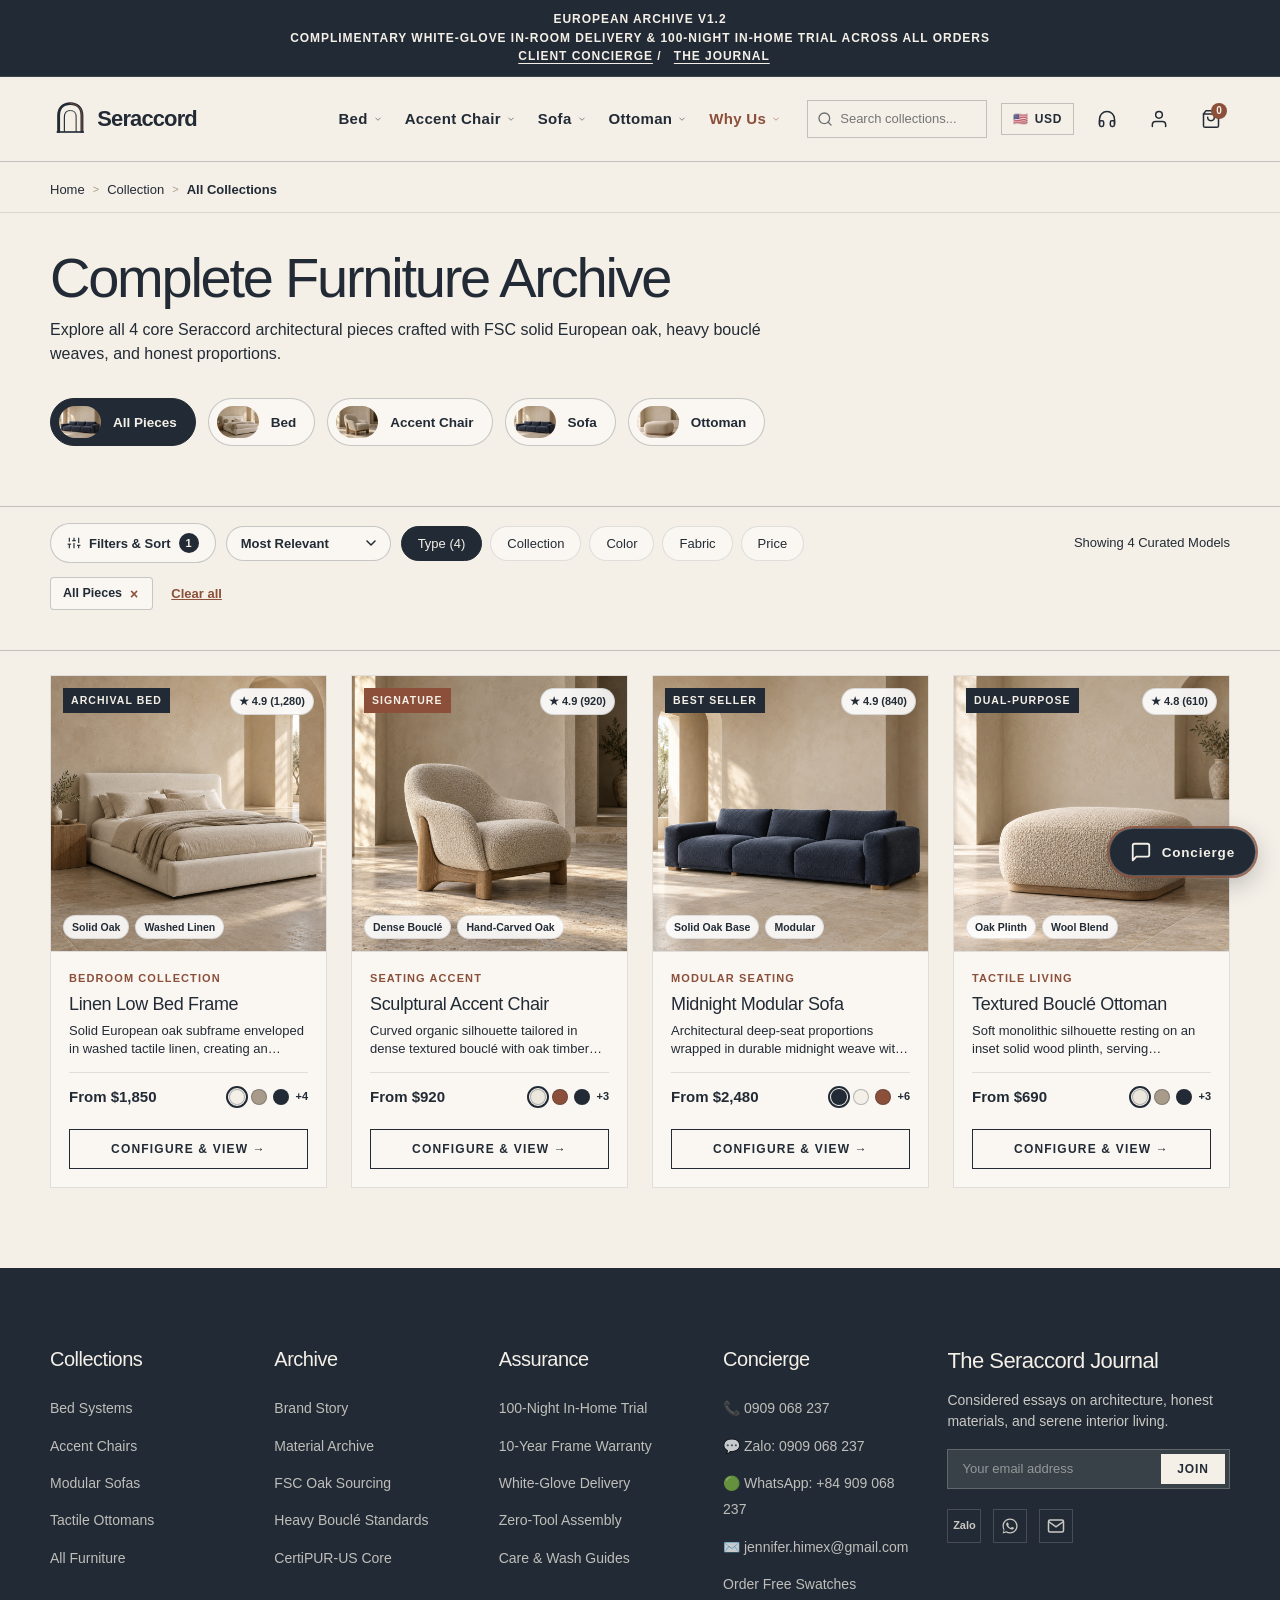
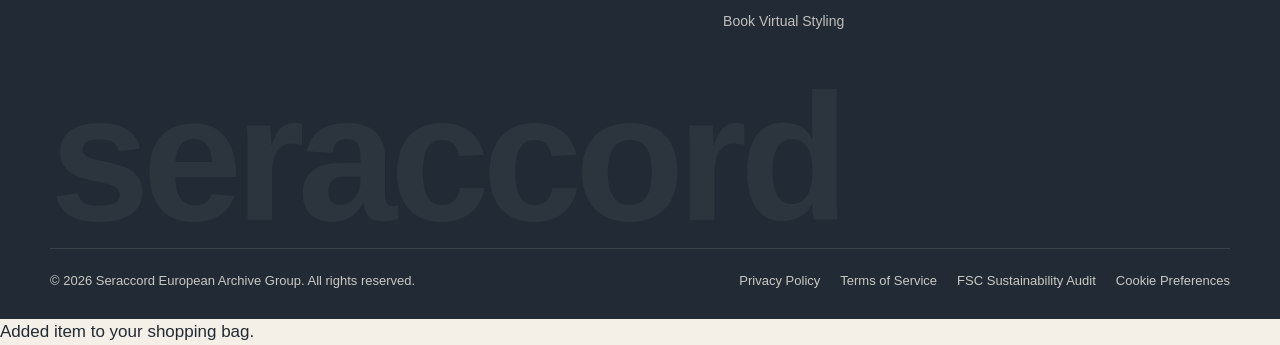
<file: collection.html>
<!DOCTYPE html>
<html lang="en">
<head>
  <meta charset="UTF-8">
  <meta name="viewport" content="width=device-width, initial-scale=1.0">
  <title>Collections — Seraccord | European Archival Furniture</title>
  <meta name="description" content="Explore Seraccord curated furniture collections. Handcrafted modular seating, archival beds, sculptural chairs, and tactile bouclé ottomans.">
  
  <!-- Typography -->
  <link rel="preconnect" href="https://fonts.googleapis.com">
  <link rel="preconnect" href="https://fonts.gstatic.com" crossorigin>
  <link href="https://fonts.googleapis.com/css2?family=Manrope:wght@800&display=swap" rel="stylesheet">
  
  <!-- Stylesheet -->
  <link rel="stylesheet" href="style.css">
</head>
<body class="page-collection">
  <!-- Top Utility Announcement Bar -->
  <aside class="announcement-bar" role="complementary" aria-label="Announcement">
    <div class="site-container announcement-content">
      <span class="announcement-tag">EUROPEAN ARCHIVE V1.2</span>
      <p class="announcement-text">Complimentary White-Glove In-Room Delivery &amp; 100-Night In-Home Trial Across All Orders</p>
      <div class="announcement-links">
        <a href="#support" class="announcement-link" id="supportBtn">Client Concierge</a>
        <span class="announcement-divider">/</span>
        <a href="#journal" class="announcement-link">The Journal</a>
      </div>
    </div>
  </aside>

  <!-- Site Header & Navigation with Mega Dropdowns -->
  <header class="site-header" id="siteHeader">
    <div class="container">
      <div class="header-inner">
        <!-- Logo (Larger & Balanced) -->
        <a href="index.html" class="brand-logo" aria-label="Seraccord Home">
          <img src="seraccord-logo.svg" alt="Seraccord Logo" width="260" height="44">
        </a>

        <!-- Main Navigation with Mega Dropdowns -->
        <nav class="main-nav" aria-label="Main Navigation">
          
          <!-- Nav Item 1: Bed -->
          <div class="nav-item">
            <a href="collection.html?cat=bed" class="nav-link">
              Bed
              <svg class="dropdown-arrow" viewBox="0 0 24 24" fill="none" stroke="currentColor"><polyline points="6 9 12 15 18 9"></polyline></svg>
            </a>
            <!-- Mega Dropdown: Bed -->
            <div class="mega-dropdown">
              <div class="container">
                <div class="mega-dropdown-inner">
                  <!-- Col 1: Main Quick Links -->
                  <div class="mega-col-primary">
                    <ul class="mega-main-links">
                      <li><a href="collection.html?cat=bed">Shop All Beds</a></li>
                      <li><a href="collection.html?cat=bed">New Arrivals</a></li>
                      <li><a href="collection.html?cat=bed">Best Sellers</a></li>
                    </ul>
                    <ul class="mega-utility-links">
                      <li><a href="collection.html?cat=bed">Free Fabric Swatches →</a></li>
                      <li><a href="collection.html?cat=bed">Sleep &amp; Mattress Guides →</a></li>
                      <li><a href="collection.html?cat=bed">10-Year Framework Warranty →</a></li>
                      <li><a href="collection.html?cat=bed">Assembly &amp; Care Instructions →</a></li>
                    </ul>
                  </div>
                  <!-- Col 2: Subcategories -->
                  <div class="mega-col-subcategories">
                    <span class="mega-col-title">Bed Collections & Types</span>
                    <ul class="mega-sub-links">
                      <li>
                        <a href="product.html?id=bed-linen-low">Linen Low Bed Frames</a>
                        <span class="sub-desc">Washed tactile linen on solid FSC oak</span>
                      </li>
                      <li>
                        <a href="collection.html?cat=bed">Solid Oak Platform Beds</a>
                        <span class="sub-desc">Raw joinery & low architectural profile</span>
                      </li>
                      <li>
                        <a href="collection.html?cat=bed">Velvet Headboards & Bolsters</a>
                        <span class="sub-desc">Plush restorative headboard comfort</span>
                      </li>
                      <li>
                        <a href="collection.html?cat=bed">Bedside Tables & Nightstands</a>
                        <span class="sub-desc">Monolithic timber storage blocks</span>
                      </li>
                    </ul>
                  </div>
                  <!-- Col 3: Featured Card -->
                  <div class="mega-col-featured">
                    <a href="product.html?id=bed-linen-low" class="mega-featured-card">
                      <img src="product-bed.jpg" alt="Linen Low Bed Frame Collection">
                      <div class="mega-card-overlay"></div>
                      <div class="mega-card-content">
                        <span class="mega-card-badge">Archival Bedroom</span>
                        <h4 class="mega-card-title">Restorative calm in tactile linen and solid oak.</h4>
                        <span class="mega-card-link">Explore Collection →</span>
                      </div>
                    </a>
                  </div>
                </div>
              </div>
            </div>
          </div>

          <!-- Nav Item 2: Accent Chair -->
          <div class="nav-item">
            <a href="collection.html?cat=accent-chair" class="nav-link">
              Accent Chair
              <svg class="dropdown-arrow" viewBox="0 0 24 24" fill="none" stroke="currentColor"><polyline points="6 9 12 15 18 9"></polyline></svg>
            </a>
            <!-- Mega Dropdown: Accent Chair -->
            <div class="mega-dropdown">
              <div class="container">
                <div class="mega-dropdown-inner">
                  <!-- Col 1: Main Quick Links -->
                  <div class="mega-col-primary">
                    <ul class="mega-main-links">
                      <li><a href="collection.html?cat=accent-chair">Shop All Chairs</a></li>
                      <li><a href="collection.html?cat=accent-chair">New Arrivals</a></li>
                      <li><a href="collection.html?cat=accent-chair">Best Sellers</a></li>
                    </ul>
                    <ul class="mega-utility-links">
                      <li><a href="collection.html?cat=accent-chair">Free Bouclé &amp; Leather Swatches →</a></li>
                      <li><a href="collection.html?cat=accent-chair">Complimentary Interior Styling →</a></li>
                      <li><a href="collection.html?cat=accent-chair">Ergonomic Structure Details →</a></li>
                    </ul>
                  </div>
                  <!-- Col 2: Subcategories -->
                  <div class="mega-col-subcategories">
                    <span class="mega-col-title">Seating Accents & Styles</span>
                    <ul class="mega-sub-links">
                      <li>
                        <a href="product.html?id=chair-sculptural">Sculptural Lounge Chairs</a>
                        <span class="sub-desc">Organic curved silhouettes in bouclé</span>
                      </li>
                      <li>
                        <a href="collection.html?cat=accent-chair">Timber Occasional Chairs</a>
                        <span class="sub-desc">Hand-carved Nordic solid oak framing</span>
                      </li>
                      <li>
                        <a href="collection.html?cat=accent-chair">Dining & Desk Chairs</a>
                        <span class="sub-desc">Refined proportions for daily seating</span>
                      </li>
                      <li>
                        <a href="collection.html?cat=accent-chair">Swivel & Reading Chairs</a>
                        <span class="sub-desc">Quiet 360-degree architectural motion</span>
                      </li>
                    </ul>
                  </div>
                  <!-- Col 3: Featured Card -->
                  <div class="mega-col-featured">
                    <a href="product.html?id=chair-sculptural" class="mega-featured-card">
                      <img src="product-accent-chair.jpg" alt="Sculptural Boucle Lounge Chair">
                      <div class="mega-card-overlay"></div>
                      <div class="mega-card-content">
                        <span class="mega-card-badge">Seating Accent</span>
                        <h4 class="mega-card-title">Sculptural bouclé curves on hand-carved oak plinths.</h4>
                        <span class="mega-card-link">Explore Chairs →</span>
                      </div>
                    </a>
                  </div>
                </div>
              </div>
            </div>
          </div>

          <!-- Nav Item 3: Sofa -->
          <div class="nav-item">
            <a href="collection.html?cat=sofa" class="nav-link active">
              Sofa
              <svg class="dropdown-arrow" viewBox="0 0 24 24" fill="none" stroke="currentColor"><polyline points="6 9 12 15 18 9"></polyline></svg>
            </a>
            <!-- Mega Dropdown: Sofa -->
            <div class="mega-dropdown">
              <div class="container">
                <div class="mega-dropdown-inner">
                  <!-- Col 1: Main Quick Links -->
                  <div class="mega-col-primary">
                    <ul class="mega-main-links">
                      <li><a href="collection.html?cat=sofa">Shop All Sofas</a></li>
                      <li><a href="collection.html?cat=sofa">New Arrivals</a></li>
                      <li><a href="collection.html?cat=sofa">Best Sellers</a></li>
                    </ul>
                    <ul class="mega-utility-links">
                      <li><a href="collection.html?cat=sofa">Free Performance Fabric Swatches →</a></li>
                      <li><a href="collection.html?cat=sofa">Modular Configuration Planner →</a></li>
                      <li><a href="collection.html?cat=sofa">Washable Cover Replacement →</a></li>
                      <li><a href="collection.html?cat=sofa">10-Year Framework Warranty →</a></li>
                    </ul>
                  </div>
                  <!-- Col 2: Subcategories -->
                  <div class="mega-col-subcategories">
                    <span class="mega-col-title">Modular Living & Formats</span>
                    <ul class="mega-sub-links">
                      <li>
                        <a href="product.html?id=sofa-midnight">Midnight Modular Sofas</a>
                        <span class="sub-desc">Deep-seat architectural three-seaters</span>
                      </li>
                      <li>
                        <a href="product.html?id=sofa-ciello">L-Shaped Sectionals</a>
                        <span class="sub-desc">Expansive lounging with left/right chaises</span>
                      </li>
                      <li>
                        <a href="product.html?id=sofa-neptune">Sofa Beds & Daybeds</a>
                        <span class="sub-desc">Seamless zero-tool fold-out mechanisms</span>
                      </li>
                      <li>
                        <a href="collection.html?cat=sofa">Modules & Extra Slipcovers</a>
                        <span class="sub-desc">Removable, washable performance weaves</span>
                      </li>
                    </ul>
                  </div>
                  <!-- Col 3: Featured Card -->
                  <div class="mega-col-featured">
                    <a href="product.html?id=sofa-midnight" class="mega-featured-card">
                      <img src="product-sofa.jpg" alt="Midnight Modular Sofa Collection">
                      <div class="mega-card-overlay"></div>
                      <div class="mega-card-content">
                        <span class="mega-card-badge">Modular Living</span>
                        <h4 class="mega-card-title">Signature cloud-like comfort and limitless modularity.</h4>
                        <span class="mega-card-link">Explore Sofas →</span>
                      </div>
                    </a>
                  </div>
                </div>
              </div>
            </div>
          </div>

          <!-- Nav Item 4: Ottoman -->
          <div class="nav-item">
            <a href="collection.html?cat=ottoman" class="nav-link">
              Ottoman
              <svg class="dropdown-arrow" viewBox="0 0 24 24" fill="none" stroke="currentColor"><polyline points="6 9 12 15 18 9"></polyline></svg>
            </a>
            <!-- Mega Dropdown: Ottoman -->
            <div class="mega-dropdown">
              <div class="container">
                <div class="mega-dropdown-inner">
                  <!-- Col 1: Main Quick Links -->
                  <div class="mega-col-primary">
                    <ul class="mega-main-links">
                      <li><a href="collection.html?cat=ottoman">Shop All Ottomans</a></li>
                      <li><a href="collection.html?cat=ottoman">New Arrivals</a></li>
                      <li><a href="collection.html?cat=ottoman">Best Sellers</a></li>
                    </ul>
                    <ul class="mega-utility-links">
                      <li><a href="collection.html?cat=ottoman">Free Material Swatches →</a></li>
                      <li><a href="collection.html?cat=ottoman">Dual-Living Styling Ideas →</a></li>
                      <li><a href="collection.html?cat=ottoman">Oak Plinth Specifications →</a></li>
                    </ul>
                  </div>
                  <!-- Col 2: Subcategories -->
                  <div class="mega-col-subcategories">
                    <span class="mega-col-title">Ottomans, Poufs & Benches</span>
                    <ul class="mega-sub-links">
                      <li>
                        <a href="product.html?id=ottoman-boucle">Textured Bouclé Ottomans</a>
                        <span class="sub-desc">Organic rounded poufs on oak plinths</span>
                      </li>
                      <li>
                        <a href="collection.html?cat=ottoman">Dual Coffee Table Benches</a>
                        <span class="sub-desc">Integrated timber table & nesting stools</span>
                      </li>
                      <li>
                        <a href="collection.html?cat=ottoman">Storage Ottomans</a>
                        <span class="sub-desc">Concealed capacity with soft cushioned tops</span>
                      </li>
                      <li>
                        <a href="collection.html?cat=ottoman">Occasional Footrests</a>
                        <span class="sub-desc">Compact companions for armchairs</span>
                      </li>
                    </ul>
                  </div>
                  <!-- Col 3: Featured Card -->
                  <div class="mega-col-featured">
                    <a href="product.html?id=ottoman-boucle" class="mega-featured-card">
                      <img src="product-ottoman.jpg" alt="Textured Boucle Ottoman Pouf">
                      <div class="mega-card-overlay"></div>
                      <div class="mega-card-content">
                        <span class="mega-card-badge">Tactile Living</span>
                        <h4 class="mega-card-title">Organic monolith silhouettes resting on solid oak bases.</h4>
                        <span class="mega-card-link">Explore Ottomans →</span>
                      </div>
                    </a>
                  </div>
                </div>
              </div>
            </div>
          </div>

          <!-- Nav Item 5: Why Us -->
          <div class="nav-item">
            <a href="collection.html?cat=why-us" class="nav-link highlight">
              Why Us
              <svg class="dropdown-arrow" viewBox="0 0 24 24" fill="none" stroke="currentColor"><polyline points="6 9 12 15 18 9"></polyline></svg>
            </a>
            <!-- Mega Dropdown: Why Us -->
            <div class="mega-dropdown">
              <div class="container">
                <div class="mega-dropdown-inner">
                  <!-- Col 1: Main Quick Links -->
                  <div class="mega-col-primary">
                    <ul class="mega-main-links">
                      <li><a href="collection.html?cat=why-us">Our Philosophy</a></li>
                      <li><a href="collection.html?cat=why-us">European Archive Standard</a></li>
                      <li><a href="collection.html?cat=why-us">Craftsmanship & Joinery</a></li>
                    </ul>
                    <ul class="mega-utility-links">
                      <li><a href="collection.html?cat=why-us">100% FSC Forest Certification →</a></li>
                      <li><a href="collection.html?cat=why-us">10-Year Framework Warranty →</a></li>
                      <li><a href="collection.html?cat=why-us">100-Night In-Home Trial →</a></li>
                      <li><a href="collection.html?cat=why-us">Annual Sustainability Report →</a></li>
                    </ul>
                  </div>
                  <!-- Col 2: Subcategories -->
                  <div class="mega-col-subcategories">
                    <span class="mega-col-title">Core Principles</span>
                    <ul class="mega-sub-links">
                      <li>
                        <a href="index.html#foundation">01 / Material First</a>
                        <span class="sub-desc">FSC solid oak, natural bouclé & washed linen</span>
                      </li>
                      <li>
                        <a href="index.html#foundation">02 / Modular Architecture</a>
                        <span class="sub-desc">Zero-tool joinery engineered to evolve with you</span>
                      </li>
                      <li>
                        <a href="index.html#foundation">03 / Quiet Authority</a>
                        <span class="sub-desc">Enduring restraint without false ornament</span>
                      </li>
                      <li>
                        <a href="collection.html?cat=why-us">Circular Lifetime Care</a>
                        <span class="sub-desc">Re-upholstery service & lifetime spare parts</span>
                      </li>
                    </ul>
                  </div>
                  <!-- Col 3: Featured Card -->
                  <div class="mega-col-featured">
                    <a href="index.html#foundation" class="mega-featured-card">
                      <img src="hero-archival-bedroom.jpg" alt="European Archive Modern Heritage">
                      <div class="mega-card-overlay"></div>
                      <div class="mega-card-content">
                        <span class="mega-card-badge">Modern Heritage</span>
                        <h4 class="mega-card-title">Rooms for a life well lived — Timeless European materials.</h4>
                        <span class="mega-card-link">Read Philosophy →</span>
                      </div>
                    </a>
                  </div>
                </div>
              </div>
            </div>
          </div>

        </nav>

        <!-- Right Utilities & Actions -->
        <div class="header-actions">
          <!-- Search Bar -->
          <div class="search-box">
            <svg class="search-icon" width="16" height="16" viewBox="0 0 24 24" fill="none" stroke="currentColor" stroke-width="2" stroke-linecap="round" stroke-linejoin="round">
              <circle cx="11" cy="11" r="8"></circle>
              <line x1="21" y1="21" x2="16.65" y2="16.65"></line>
            </svg>
            <input type="text" class="search-input" placeholder="Search collections..." id="searchInput" aria-label="Search products">
          </div>

          <!-- Region / Currency Selector -->
          <button class="lang-selector" id="langToggle" title="Currency & Region">
            <span id="langFlag">🇺🇸</span>
            <span id="langCode">USD</span>
          </button>

          <!-- Support Icon -->
          <button class="action-icon-btn" id="supportBtn" title="Client Concierge" aria-label="Customer Support">
            <svg width="20" height="20" viewBox="0 0 24 24" fill="none" stroke="currentColor" stroke-width="1.8" stroke-linecap="round" stroke-linejoin="round">
              <path d="M3 18v-6a9 9 0 0 1 18 0v6"></path>
              <path d="M21 19a2 2 0 0 1-2 2h-1a2 2 0 0 1-2-2v-3a2 2 0 0 1 2-2h3zM3 19a2 2 0 0 0 2 2h1a2 2 0 0 0 2-2v-3a2 2 0 0 0-2-2H3z"></path>
            </svg>
          </button>

          <!-- Account Icon -->
          <button class="action-icon-btn" id="accountBtn" title="Account" aria-label="Account">
            <svg width="20" height="20" viewBox="0 0 24 24" fill="none" stroke="currentColor" stroke-width="1.8" stroke-linecap="round" stroke-linejoin="round">
              <path d="M20 21v-2a4 4 0 0 0-4-4H8a4 4 0 0 0-4 4v2"></path>
              <circle cx="12" cy="7" r="4"></circle>
            </svg>
          </button>

          <!-- Shopping Bag / Cart -->
          <button class="action-icon-btn" id="cartBtn" title="Shopping Bag" aria-label="Cart">
            <svg width="20" height="20" viewBox="0 0 24 24" fill="none" stroke="currentColor" stroke-width="1.8" stroke-linecap="round" stroke-linejoin="round">
              <path d="M6 2L3 6v14a2 2 0 0 0 2 2h14a2 2 0 0 0 2-2V6l-3-4z"></path>
              <line x1="3" y1="6" x2="21" y2="6"></line>
              <path d="M16 10a4 4 0 0 1-8 0"></path>
            </svg>
            <span class="badge-count" id="cartCount">0</span>
          </button>

          <!-- Mobile Hamburger Toggle -->
          <button class="mobile-menu-toggle" id="mobileMenuBtn" aria-label="Open menu">
            <span></span>
            <span></span>
            <span></span>
          </button>
        </div>
      </div>
    </div>

    <!-- Mobile Navigation Drawer -->
    <div class="mobile-nav-drawer" id="mobileDrawer">
      <a href="collection.html?cat=bed" class="nav-link mobile-link">Bed Collection</a>
      <a href="collection.html?cat=accent-chair" class="nav-link mobile-link">Accent Chairs</a>
      <a href="collection.html?cat=sofa" class="nav-link mobile-link">Sofa &amp; Sectionals</a>
      <a href="collection.html?cat=ottoman" class="nav-link mobile-link">Ottomans &amp; Benches</a>
      <a href="collection.html?cat=why-us" class="nav-link highlight mobile-link">Why Seraccord</a>
      <div style="margin-top: 24px; padding-top: 18px; border-top: 1px solid var(--midnight-border-light);">
        <input type="text" class="search-input" style="width: 100%; margin-bottom: 14px;" placeholder="Search products...">
        <a href="collection.html" class="btn btn-primary" style="width: 100%; text-align: center; display: block;">View Entire Archive</a>
      </div>
    </div>
  </header>

  <!-- Breadcrumbs Bar (Layer 2) -->
  <nav class="breadcrumbs-bar" aria-label="Breadcrumb">
    <div class="site-container">
      <ul class="breadcrumbs-list">
        <li><a href="index.html" class="breadcrumb-link">Home</a></li>
        <li class="breadcrumb-sep">&gt;</li>
        <li><a href="collection.html" class="breadcrumb-link">Collection</a></li>
        <li class="breadcrumb-sep">&gt;</li>
        <li class="breadcrumb-current" id="breadcrumbCategory">All Collections</li>
      </ul>
    </div>
  </nav>

  <!-- Layer 2 Collection Hero Title Section -->
  <section class="collection-hero">
    <div class="site-container collection-hero-inner">
      <h1 class="collection-title" id="collectionHeroTitle">Complete Furniture Archive</h1>
      <p class="collection-deck" id="collectionHeroDeck">
        Explore all 4 core Seraccord architectural pieces crafted with FSC solid European oak, heavy bouclé weaves, and honest proportions.
      </p>

      <!-- Sub-category Horizontal Scrollable Chips Bar -->
      <div class="subcategory-scroll-wrapper">
        <div class="subcategory-chips-bar" id="subcategoryChips">
          <button class="subcategory-chip active" data-filter="all">
            <span class="subcategory-chip-thumb"><img src="product-sofa.jpg" alt="All"></span>
            All Pieces
          </button>
          <button class="subcategory-chip" data-filter="bed">
            <span class="subcategory-chip-thumb"><img src="product-bed.jpg" alt="Bed"></span>
            Bed
          </button>
          <button class="subcategory-chip" data-filter="accent">
            <span class="subcategory-chip-thumb"><img src="product-accent-chair.jpg" alt="Accent Chair"></span>
            Accent Chair
          </button>
          <button class="subcategory-chip" data-filter="sofa">
            <span class="subcategory-chip-thumb"><img src="product-sofa.jpg" alt="Sofa"></span>
            Sofa
          </button>
          <button class="subcategory-chip" data-filter="ottoman">
            <span class="subcategory-chip-thumb"><img src="product-ottoman.jpg" alt="Ottoman"></span>
            Ottoman
          </button>
        </div>
      </div>
    </div>
  </section>

  <!-- Filter & Sorting Toolbar -->
  <section class="collection-filter-toolbar">
    <div class="site-container">
      <div class="filter-toolbar-row">
        <div class="filter-left-group">
          <!-- Filter Trigger -->
          <button class="filter-trigger-btn" id="filterModalBtn">
            <svg width="14" height="14" viewBox="0 0 24 24" fill="none" stroke="currentColor" stroke-width="2"><line x1="4" y1="21" x2="4" y2="14"></line><line x1="4" y1="10" x2="4" y2="3"></line><line x1="12" y1="21" x2="12" y2="12"></line><line x1="12" y1="8" x2="12" y2="3"></line><line x1="20" y1="21" x2="20" y2="16"></line><line x1="20" y1="12" x2="20" y2="3"></line><line x1="1" y1="14" x2="7" y2="14"></line><line x1="9" y1="8" x2="15" y2="8"></line><line x1="17" y1="16" x2="23" y2="16"></line></svg>
            Filters &amp; Sort <span class="filter-badge-count" id="activeFilterBadge">1</span>
          </button>

          <!-- Sort Dropdown -->
          <select class="filter-select" id="sortSelect" aria-label="Sort products">
            <option value="relevant">Most Relevant</option>
            <option value="price-asc">Price: Low to High</option>
            <option value="price-desc">Price: High to Low</option>
            <option value="rating">Highest Rated</option>
            <option value="newest">Newest Arrivals</option>
          </select>

          <!-- Quick Filter Pills -->
          <div class="filter-quick-pills">
            <button class="filter-pill-item active" data-type="type">Type (4)</button>
            <button class="filter-pill-item" data-type="collection">Collection</button>
            <button class="filter-pill-item" data-type="color">Color</button>
            <button class="filter-pill-item" data-type="fabric">Fabric</button>
            <button class="filter-pill-item" data-type="price">Price</button>
          </div>
        </div>

        <div class="filter-right-info">
          <span id="productCountLabel">Showing 4 Curated Models</span>
        </div>
      </div>

      <!-- Active Filter Tags -->
      <div class="active-filters-row" id="activeFiltersRow" style="margin-top: 14px;">
        <span class="active-filter-tag">
          All Pieces
          <span class="active-filter-tag-clear" data-clear="type">&times;</span>
        </span>
        <button class="clear-all-filters-btn" id="clearAllFiltersBtn">Clear all</button>
      </div>
    </div>
  </section>

  <!-- Collection Product Grid (Exactly 4 Core Cards) -->
  <main class="collection-grid-container">
    <div class="site-container">
      <div class="collection-product-grid" id="collectionGrid">
        
        <!-- 1. Linen Low Bed Frame -->
        <article class="col-product-card" data-category="bed" data-price="1850" data-rating="4.9">
          <div class="col-card-media">
            <span class="col-badge-top-left">ARCHIVAL BED</span>
            <span class="col-badge-top-right">&#9733; 4.9 (1,280)</span>
            <img src="product-bed.jpg" alt="Linen Low Bed Frame" class="col-card-img" loading="lazy">
            <div class="col-feature-tags-overlay">
              <span class="col-feature-tag">Solid Oak</span>
              <span class="col-feature-tag">Washed Linen</span>
            </div>
          </div>
          <div class="col-card-content">
            <span class="col-card-category">Bedroom Collection</span>
            <h3 class="col-card-title">Linen Low Bed Frame</h3>
            <p class="col-card-desc">Solid European oak subframe enveloped in washed tactile linen, creating an atmosphere of restorative calm.</p>
            <div class="col-card-footer">
              <span class="col-card-price">From $1,850</span>
              <div class="col-swatch-picker-row">
                <span class="col-swatch-dot active" style="background-color: #F4EFE7;" title="Natural Linen"></span>
                <span class="col-swatch-dot" style="background-color: #A89B8A;" title="Stone Taupe"></span>
                <span class="col-swatch-dot" style="background-color: #222B35;" title="Charcoal"></span>
                <span class="col-swatch-more">+4</span>
              </div>
            </div>
          </div>
          <a href="product.html?id=bed-linen-low" class="btn btn-secondary" style="margin: 0 18px 18px; text-align: center; padding: 10px;">Configure &amp; View &rarr;</a>
        </article>

        <!-- 2. Sculptural Accent Chair -->
        <article class="col-product-card" data-category="accent" data-price="920" data-rating="4.9">
          <div class="col-card-media">
            <span class="col-badge-top-left clay">SIGNATURE</span>
            <span class="col-badge-top-right">&#9733; 4.9 (920)</span>
            <img src="product-accent-chair.jpg" alt="Sculptural Accent Chair" class="col-card-img" loading="lazy">
            <div class="col-feature-tags-overlay">
              <span class="col-feature-tag">Dense Bouclé</span>
              <span class="col-feature-tag">Hand-Carved Oak</span>
            </div>
          </div>
          <div class="col-card-content">
            <span class="col-card-category">Seating Accent</span>
            <h3 class="col-card-title">Sculptural Accent Chair</h3>
            <p class="col-card-desc">Curved organic silhouette tailored in dense textured bouclé with oak timber feet.</p>
            <div class="col-card-footer">
              <span class="col-card-price">From $920</span>
              <div class="col-swatch-picker-row">
                <span class="col-swatch-dot active" style="background-color: #EDE8DE;" title="Heavy Bouclé"></span>
                <span class="col-swatch-dot" style="background-color: #8B4F3A;" title="Terracotta"></span>
                <span class="col-swatch-dot" style="background-color: #222B35;" title="Midnight"></span>
                <span class="col-swatch-more">+3</span>
              </div>
            </div>
          </div>
          <a href="product.html?id=chair-sculptural" class="btn btn-secondary" style="margin: 0 18px 18px; text-align: center; padding: 10px;">Configure &amp; View &rarr;</a>
        </article>

        <!-- 3. Midnight Modular Sofa -->
        <article class="col-product-card" data-category="sofa" data-price="2480" data-rating="4.9">
          <div class="col-card-media">
            <span class="col-badge-top-left">BEST SELLER</span>
            <span class="col-badge-top-right">&#9733; 4.9 (840)</span>
            <img src="product-sofa.jpg" alt="Midnight Modular Sofa" class="col-card-img" loading="lazy">
            <div class="col-feature-tags-overlay">
              <span class="col-feature-tag">Solid Oak Base</span>
              <span class="col-feature-tag">Modular</span>
            </div>
          </div>
          <div class="col-card-content">
            <span class="col-card-category">Modular Seating</span>
            <h3 class="col-card-title">Midnight Modular Sofa</h3>
            <p class="col-card-desc">Architectural deep-seat proportions wrapped in durable midnight weave with integrated low-profile oak base blocks.</p>
            <div class="col-card-footer">
              <span class="col-card-price">From $2,480</span>
              <div class="col-swatch-picker-row">
                <span class="col-swatch-dot active" style="background-color: #222B35;" title="Midnight"></span>
                <span class="col-swatch-dot" style="background-color: #F4EFE7;" title="Warm Paper"></span>
                <span class="col-swatch-dot" style="background-color: #8B4F3A;" title="Earthen Clay"></span>
                <span class="col-swatch-more">+6</span>
              </div>
            </div>
          </div>
          <a href="product.html?id=sofa-midnight" class="btn btn-secondary" style="margin: 0 18px 18px; text-align: center; padding: 10px;">Configure &amp; View &rarr;</a>
        </article>

        <!-- 4. Textured Bouclé Ottoman -->
        <article class="col-product-card" data-category="ottoman" data-price="690" data-rating="4.8">
          <div class="col-card-media">
            <span class="col-badge-top-left">DUAL-PURPOSE</span>
            <span class="col-badge-top-right">&#9733; 4.8 (610)</span>
            <img src="product-ottoman.jpg" alt="Textured Bouclé Ottoman" class="col-card-img" loading="lazy">
            <div class="col-feature-tags-overlay">
              <span class="col-feature-tag">Oak Plinth</span>
              <span class="col-feature-tag">Wool Blend</span>
            </div>
          </div>
          <div class="col-card-content">
            <span class="col-card-category">Tactile Living</span>
            <h3 class="col-card-title">Textured Bouclé Ottoman</h3>
            <p class="col-card-desc">Soft monolithic silhouette resting on an inset solid wood plinth, serving effortlessly as extra seating or a calm footrest.</p>
            <div class="col-card-footer">
              <span class="col-card-price">From $690</span>
              <div class="col-swatch-picker-row">
                <span class="col-swatch-dot active" style="background-color: #EDE8DE;" title="Bouclé Oat"></span>
                <span class="col-swatch-dot" style="background-color: #A89B8A;" title="Taupe"></span>
                <span class="col-swatch-dot" style="background-color: #222B35;" title="Midnight"></span>
                <span class="col-swatch-more">+3</span>
              </div>
            </div>
          </div>
          <a href="product.html?id=ottoman-boucle" class="btn btn-secondary" style="margin: 0 18px 18px; text-align: center; padding: 10px;">Configure &amp; View &rarr;</a>
        </article>

      </div>
    </div>
  </main>

  <!-- Midnight Architectural Footer -->
  <footer class="site-footer">
    <div class="site-container">
      <div class="footer-nav-grid">
        <div class="footer-col">
          <h5>Collections</h5>
          <ul class="footer-links">
            <li><a href="collection.html?cat=bed">Bed Systems</a></li>
            <li><a href="collection.html?cat=accent-chair">Accent Chairs</a></li>
            <li><a href="collection.html?cat=sofa">Modular Sofas</a></li>
            <li><a href="collection.html?cat=ottoman">Tactile Ottomans</a></li>
            <li><a href="collection.html">All Furniture</a></li>
          </ul>
        </div>
        <div class="footer-col">
          <h5>Archive</h5>
          <ul class="footer-links">
            <li><a href="index.html#foundation">Brand Story</a></li>
            <li><a href="index.html#materials">Material Archive</a></li>
            <li><a href="index.html#materials">FSC Oak Sourcing</a></li>
            <li><a href="index.html#materials">Heavy Bouclé Standards</a></li>
            <li><a href="index.html#foundation">CertiPUR-US Core</a></li>
          </ul>
        </div>
        <div class="footer-col">
          <h5>Assurance</h5>
          <ul class="footer-links">
            <li><a href="collection.html">100-Night In-Home Trial</a></li>
            <li><a href="collection.html">10-Year Frame Warranty</a></li>
            <li><a href="collection.html">White-Glove Delivery</a></li>
            <li><a href="collection.html">Zero-Tool Assembly</a></li>
            <li><a href="collection.html">Care &amp; Wash Guides</a></li>
          </ul>
        </div>
        <div class="footer-col">
          <h5>Concierge</h5>
          <ul class="footer-links">
            <li><a href="tel:0909068237">📞 0909 068 237</a></li>
            <li><a href="https://zalo.me/0909068237" target="_blank" rel="noopener">💬 Zalo: 0909 068 237</a></li>
            <li><a href="https://wa.me/84909068237" target="_blank" rel="noopener">🟢 WhatsApp: +84 909 068 237</a></li>
            <li><a href="mailto:jennifer.himex@gmail.com">✉️ jennifer.himex@gmail.com</a></li>
            <li><a href="#consultModal" class="open-consult-btn">Order Free Swatches</a></li>
            <li><a href="#consultModal" class="open-consult-btn">Book Virtual Styling</a></li>
          </ul>
        </div>
        <div class="footer-subscribe-col">
          <h5>The Seraccord Journal</h5>
          <p>Considered essays on architecture, honest materials, and serene interior living.</p>
          <form class="footer-form-wrap" id="footerForm">
            <input type="email" placeholder="Your email address" class="footer-input" required aria-label="Email for journal subscription">
            <button type="submit" class="footer-submit-btn">Join</button>
          </form>
          <div class="social-links">
            <a href="https://zalo.me/0909068237" target="_blank" rel="noopener" class="social-icon-link" aria-label="Zalo" title="Chat on Zalo"><span style="font-weight: 800; font-size: 11px;">Zalo</span></a>
            <a href="https://wa.me/84909068237" target="_blank" rel="noopener" class="social-icon-link" aria-label="WhatsApp" title="WhatsApp"><svg width="18" height="18" viewBox="0 0 24 24" fill="currentColor"><path d="M12.031 2C6.495 2 2 6.496 2 12.031c0 1.996.586 3.86 1.6 5.434L2.094 22l4.672-1.47a9.98 9.98 0 0 0 5.265 1.498h.004c5.536 0 10.031-4.496 10.031-10.031S17.567 2 12.031 2zm0 18.337c-1.637 0-3.238-.44-4.632-1.274l-.332-.197-3.447 1.085 1.107-3.359-.217-.345A8.283 8.283 0 0 1 3.73 12.03c0-4.577 3.724-8.301 8.301-8.301 4.577 0 8.301 3.724 8.301 8.301 0 4.577-3.724 8.306-8.301 8.306zm4.551-6.223c-.25-.125-1.477-.729-1.706-.812-.229-.083-.396-.125-.562.125-.167.25-.646.812-.792.979-.146.167-.292.188-.542.063s-1.055-.389-2.01-1.24c-.743-.663-1.245-1.482-1.391-1.732-.146-.25-.016-.385.109-.509.112-.112.25-.292.375-.438.125-.146.167-.25.25-.417.083-.167.042-.313-.021-.438-.063-.125-.562-1.354-.771-1.854-.203-.487-.41-.421-.562-.429-.146-.008-.313-.01-.479-.01-.167 0-.438.063-.667.313-.229.25-.875.854-.875 2.083s.896 2.417 1.021 2.583c.125.167 1.763 2.692 4.271 3.776.597.258 1.064.412 1.428.528.6.191 1.146.164 1.577.1.48-.072 1.477-.604 1.685-1.188.208-.583.208-1.083.146-1.188-.063-.104-.229-.167-.479-.292z"/></svg></a>
            <a href="mailto:jennifer.himex@gmail.com" class="social-icon-link" aria-label="Email" title="Email"><svg width="18" height="18" viewBox="0 0 24 24" fill="none" stroke="currentColor" stroke-width="2"><path d="M4 4h16c1.1 0 2 .9 2 2v12c0 1.1-.9 2-2 2H4c-1.1 0-2-.9-2-2V6c0-1.1.9-2 2-2z"></path><polyline points="22,6 12,13 2,6"></polyline></svg></a>
          </div>
        </div>
      </div>

      <!-- Giant Architectural Watermark: seraccord -->
      <div class="footer-watermark-container" aria-hidden="true">
        <span class="footer-watermark-text">seraccord</span>
      </div>

      <!-- Bottom Legal -->
      <div class="footer-bottom-bar">
        <div class="footer-copy">&copy; 2026 Seraccord European Archive Group. All rights reserved.</div>
        <div class="footer-legal-links">
          <a href="#privacy">Privacy Policy</a>
          <a href="#terms">Terms of Service</a>
          <a href="#sustainability">FSC Sustainability Audit</a>
          <a href="#cookies">Cookie Preferences</a>
        </div>
      </div>
    </div>
  </footer>

  <!-- Floating Multi-Channel Concierge Widget -->
  <div class="floating-contact-widget" id="floatingContactWidget">
    <div class="floating-contact-menu" id="floatingContactMenu">
      <a href="tel:0909068237" class="floating-contact-item call" title="Call Hotline (0909 068 237)">
        <span class="floating-item-icon">
          <svg width="16" height="16" viewBox="0 0 24 24" fill="none" stroke="currentColor" stroke-width="2" stroke-linecap="round" stroke-linejoin="round"><path d="M22 16.92v3a2 2 0 0 1-2.18 2 19.79 19.79 0 0 1-8.63-3.07 19.5 19.5 0 0 1-6-6 19.79 19.79 0 0 1-3.07-8.67A2 2 0 0 1 4.11 2h3a2 2 0 0 1 2 1.72 12.84 12.84 0 0 0 .7 2.81 2 2 0 0 1-.45 2.11L8.09 9.91a16 16 0 0 0 6 6l1.27-1.27a2 2 0 0 1 2.11-.45 12.84 12.84 0 0 0 2.81.7A2 2 0 0 1 22 16.92z"></path></svg>
        </span>
        <span class="floating-item-label">Call: 0909 068 237</span>
      </a>

      <a href="https://zalo.me/0909068237" target="_blank" rel="noopener" class="floating-contact-item zalo" title="Chat on Zalo (0909 068 237)">
        <span class="floating-item-icon zalo-badge">Zalo</span>
        <span class="floating-item-label">Zalo: 0909 068 237</span>
      </a>

      <a href="https://wa.me/84909068237?text=Hello%20Seraccord%2C%20I%20would%20like%20a%20consultation" target="_blank" rel="noopener" class="floating-contact-item whatsapp" title="Chat on WhatsApp (+84 909 068 237)">
        <span class="floating-item-icon">
          <svg width="16" height="16" viewBox="0 0 24 24" fill="currentColor"><path d="M12.031 2C6.495 2 2 6.496 2 12.031c0 1.996.586 3.86 1.6 5.434L2.094 22l4.672-1.47a9.98 9.98 0 0 0 5.265 1.498h.004c5.536 0 10.031-4.496 10.031-10.031S17.567 2 12.031 2zm0 18.337c-1.637 0-3.238-.44-4.632-1.274l-.332-.197-3.447 1.085 1.107-3.359-.217-.345A8.283 8.283 0 0 1 3.73 12.03c0-4.577 3.724-8.301 8.301-8.301 4.577 0 8.301 3.724 8.301 8.301 0 4.577-3.724 8.306-8.301 8.306zm4.551-6.223c-.25-.125-1.477-.729-1.706-.812-.229-.083-.396-.125-.562.125-.167.25-.646.812-.792.979-.146.167-.292.188-.542.063s-1.055-.389-2.01-1.24c-.743-.663-1.245-1.482-1.391-1.732-.146-.25-.016-.385.109-.509.112-.112.25-.292.375-.438.125-.146.167-.25.25-.417.083-.167.042-.313-.021-.438-.063-.125-.562-1.354-.771-1.854-.203-.487-.41-.421-.562-.429-.146-.008-.313-.01-.479-.01-.167 0-.438.063-.667.313-.229.25-.875.854-.875 2.083s.896 2.417 1.021 2.583c.125.167 1.763 2.692 4.271 3.776.597.258 1.064.412 1.428.528.6.191 1.146.164 1.577.1.48-.072 1.477-.604 1.685-1.188.208-.583.208-1.083.146-1.188-.063-.104-.229-.167-.479-.292z"/></svg>
        </span>
        <span class="floating-item-label">WhatsApp: +84 909 068 237</span>
      </a>

      <a href="mailto:jennifer.himex@gmail.com" class="floating-contact-item email" title="Email Concierge (jennifer.himex@gmail.com)">
        <span class="floating-item-icon">
          <svg width="16" height="16" viewBox="0 0 24 24" fill="none" stroke="currentColor" stroke-width="2" stroke-linecap="round" stroke-linejoin="round"><path d="M4 4h16c1.1 0 2 .9 2 2v12c0 1.1-.9 2-2 2H4c-1.1 0-2-.9-2-2V6c0-1.1.9-2 2-2z"></path><polyline points="22,6 12,13 2,6"></polyline></svg>
        </span>
        <span class="floating-item-label">Email: jennifer.himex@gmail.com</span>
      </a>

      <button class="floating-contact-item consult" id="openConsultModalBtn" title="Request Private Consultation">
        <span class="floating-item-icon">
          <svg width="16" height="16" viewBox="0 0 24 24" fill="none" stroke="currentColor" stroke-width="2" stroke-linecap="round" stroke-linejoin="round"><path d="M14 2H6a2 2 0 0 0-2 2v16a2 2 0 0 0 2 2h12a2 2 0 0 0 2-2V8z"></path><polyline points="14 2 14 8 20 8"></polyline><line x1="16" y1="13" x2="8" y2="13"></line><line x1="16" y1="17" x2="8" y2="17"></line><polyline points="10 9 9 9 8 9"></polyline></svg>
        </span>
        <span class="floating-item-label">Book Consultation Form</span>
      </button>
    </div>

    <button class="floating-contact-trigger" id="floatingContactToggle" aria-label="Open Client Concierge Contact Menu">
      <svg class="icon-open" width="22" height="22" viewBox="0 0 24 24" fill="none" stroke="currentColor" stroke-width="2" stroke-linecap="round" stroke-linejoin="round"><path d="M21 15a2 2 0 0 1-2 2H7l-4 4V5a2 2 0 0 1 2-2h14a2 2 0 0 1 2 2z"></path></svg>
      <svg class="icon-close" width="22" height="22" viewBox="0 0 24 24" fill="none" stroke="currentColor" stroke-width="2" stroke-linecap="round" stroke-linejoin="round"><line x1="18" y1="6" x2="6" y2="18"></line><line x1="6" y1="6" x2="18" y2="18"></line></svg>
      <span class="floating-trigger-text">Concierge</span>
      <span class="floating-pulse-ring"></span>
    </button>
  </div>

  <!-- Consultation Booking Modal Popup -->
  <div class="consult-modal-overlay" id="consultModal" role="dialog" aria-modal="true" aria-labelledby="consultModalTitle">
    <div class="consult-modal-dialog">
      <button class="consult-modal-close" id="closeConsultModalBtn" aria-label="Close consultation modal">&times;</button>
      
      <div class="consult-modal-header">
        <span class="eyebrow eyebrow-clay">Client Concierge · Direct Channel</span>
        <h3 id="consultModalTitle">Request Archival Consultation</h3>
        <p>Direct response within 2 business hours to your phone and email.</p>
      </div>

      <form class="consult-form" id="consultationForm" action="https://script.google.com/macros/s/AKfycbxQJvROaylmNG58DfwEoBSOONc8wR57olLJnW_lc7QiwOJN0pxRE0tsdNnD3VtNEzim/exec" method="POST">
        <input type="hidden" name="_subject" value="New Seraccord Consultation & Order Request">
        <input type="hidden" name="_captcha" value="false">
        <input type="hidden" name="_template" value="table">

        <div class="consult-form-group">
          <label for="consultName">Your Full Name *</label>
          <input type="text" id="consultName" name="Full Name" placeholder="e.g. Jennifer Tran" required>
        </div>

        <div class="consult-form-row">
          <div class="consult-form-group">
            <label for="consultPhone">Phone / Zalo Number *</label>
            <input type="tel" id="consultPhone" name="Phone Number" placeholder="e.g. 0909 068 237" required>
          </div>
          <div class="consult-form-group">
            <label for="consultEmail">Email Address *</label>
            <input type="email" id="consultEmail" name="Email" placeholder="e.g. name@example.com" required>
          </div>
        </div>

        <div class="consult-form-group">
          <label for="consultProduct">Piece of Interest</label>
          <select id="consultProduct" name="Selected Piece">
            <option value="All Archive Pieces">Explore Entire Archive</option>
            <option value="Linen Low Bed Frame">Linen Low Bed Frame (From $1,850)</option>
            <option value="Sculptural Accent Chair">Sculptural Accent Chair (From $920)</option>
            <option value="Midnight Modular Sofa">Midnight Modular Sofa (From $2,480)</option>
            <option value="Textured Bouclé Ottoman">Textured Bouclé Ottoman (From $690)</option>
            <option value="Bespoke / Custom Architecture">Bespoke Architectural Dimension</option>
          </select>
        </div>

        <div class="consult-form-group">
          <label for="consultMessage">Your Note / Dimension Specifications</label>
          <textarea id="consultMessage" name="Client Message" rows="3" placeholder="Tell us about your room dimensions, fabric preferences, or delivery timeline..."></textarea>
        </div>

        <div class="consult-form-actions">
          <button type="submit" class="btn btn-primary" style="width: 100%; padding: 14px 20px; text-align: center;">
            Submit Consultation Request →
          </button>
        </div>

        <div class="consult-direct-quick-links">
          <span>Direct Contact:</span>
          <a href="tel:0909068237" class="direct-badge">📞 0909 068 237</a>
          <a href="https://zalo.me/0909068237" target="_blank" rel="noopener" class="direct-badge zalo">💬 Zalo Chat</a>
          <a href="https://wa.me/84909068237" target="_blank" rel="noopener" class="direct-badge whatsapp">🟢 WhatsApp</a>
        </div>
      </form>
    </div>
  </div>

  <!-- Toast Notification -->
  <div class="toast-notification" id="toastMessage" role="alert" aria-live="polite">
    <span class="toast-indicator"></span>
    <span id="toastText">Added item to your shopping bag.</span>
  </div>

  <!-- JavaScript -->
  <script src="script.js"></script>
</body>
</html>
</file>
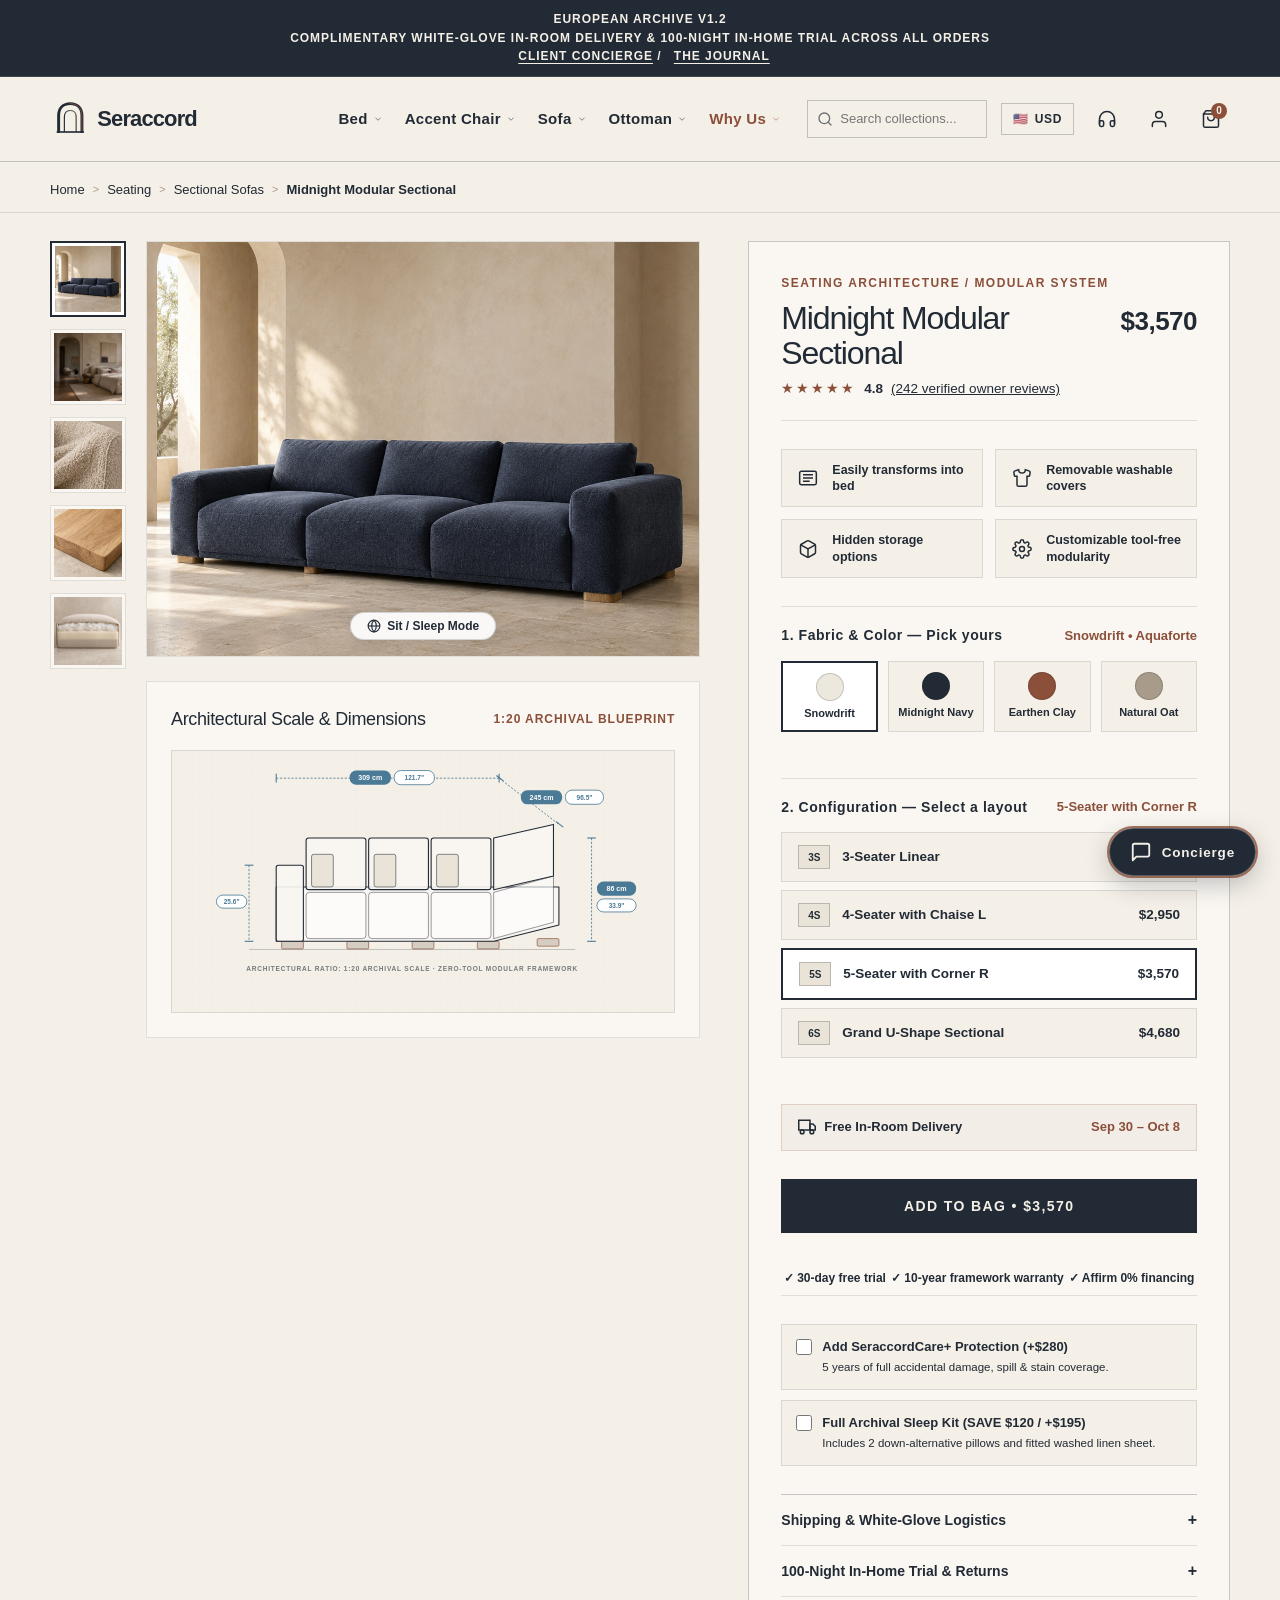
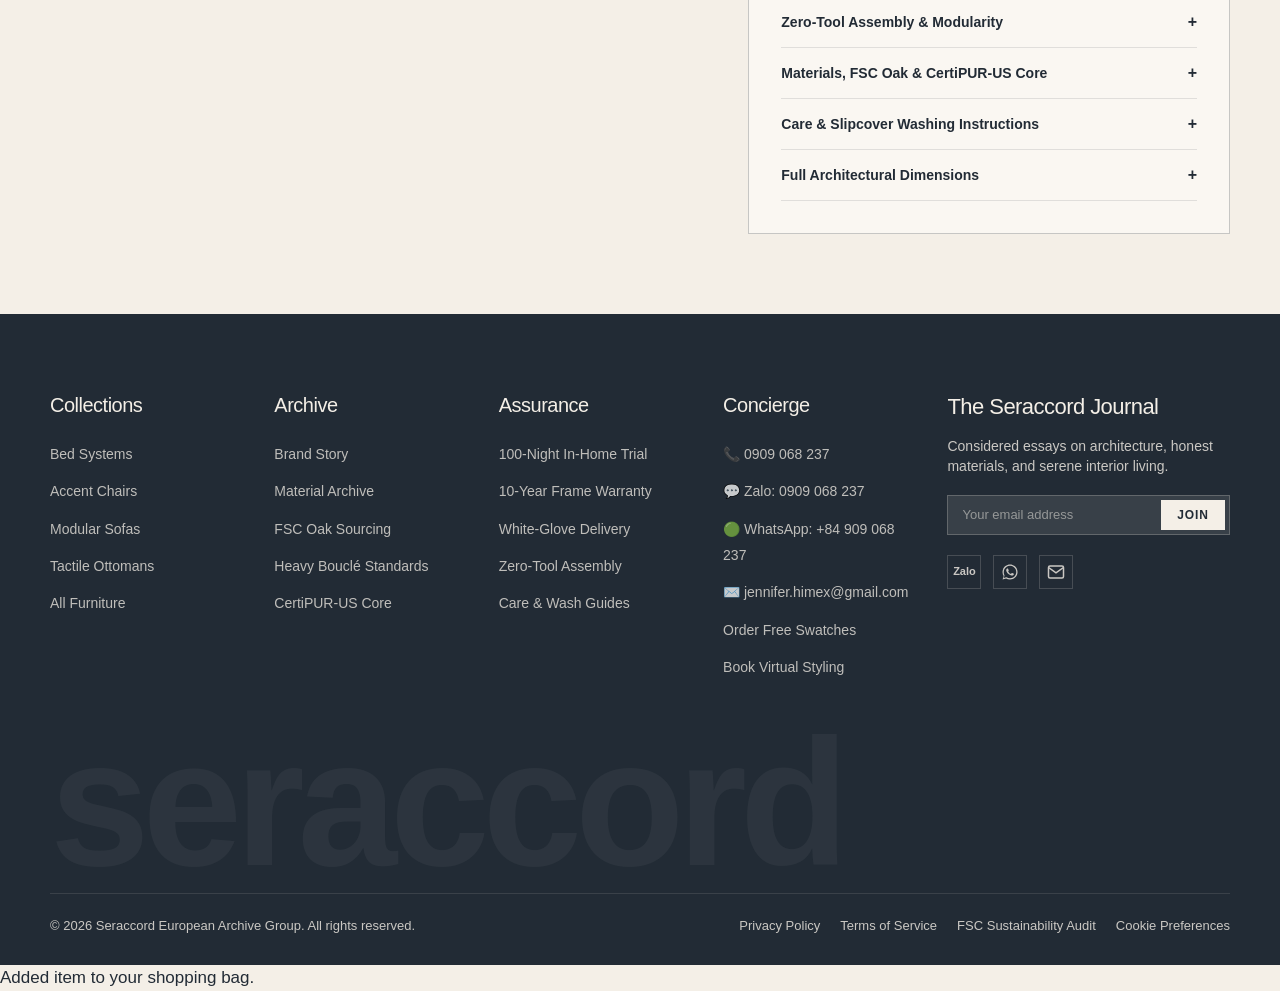
<file: product.html>
<!DOCTYPE html>
<html lang="en">
<head>
  <meta charset="UTF-8">
  <meta name="viewport" content="width=device-width, initial-scale=1.0">
  <title>Midnight Modular Sectional — Seraccord | Product Detail</title>
  <meta name="description" content="Configure the Midnight Modular Sectional by Seraccord. Solid FSC European oak subframe, removable washable covers, and zero-tool modular engineering.">
  
  <!-- Typography -->
  <link rel="preconnect" href="https://fonts.googleapis.com">
  <link rel="preconnect" href="https://fonts.gstatic.com" crossorigin>
  <link href="https://fonts.googleapis.com/css2?family=Manrope:wght@800&display=swap" rel="stylesheet">
  
  <!-- Stylesheet -->
  <link rel="stylesheet" href="style.css">
</head>
<body class="page-pdp">
  <!-- Announcement Bar -->
  <aside class="announcement-bar" role="complementary" aria-label="Announcement">
    <div class="site-container announcement-content">
      <span class="announcement-tag">EUROPEAN ARCHIVE V1.2</span>
      <p class="announcement-text">Complimentary White-Glove In-Room Delivery &amp; 100-Night In-Home Trial Across All Orders</p>
      <div class="announcement-links">
        <a href="#support" class="announcement-link" id="supportBtn">Client Concierge</a>
        <span class="announcement-divider">/</span>
        <a href="#journal" class="announcement-link">The Journal</a>
      </div>
    </div>
  </aside>

  <!-- Site Header & Navigation with Mega Dropdowns -->
  <header class="site-header" id="siteHeader">
    <div class="container">
      <div class="header-inner">
        <!-- Logo (Larger & Balanced) -->
        <a href="index.html" class="brand-logo" aria-label="Seraccord Home">
          <img src="seraccord-logo.svg" alt="Seraccord Logo" width="260" height="44">
        </a>

        <!-- Main Navigation with Mega Dropdowns -->
        <nav class="main-nav" aria-label="Main Navigation">
          
          <!-- Nav Item 1: Bed -->
          <div class="nav-item">
            <a href="collection.html?cat=bed" class="nav-link">
              Bed
              <svg class="dropdown-arrow" viewBox="0 0 24 24" fill="none" stroke="currentColor"><polyline points="6 9 12 15 18 9"></polyline></svg>
            </a>
            <!-- Mega Dropdown: Bed -->
            <div class="mega-dropdown">
              <div class="container">
                <div class="mega-dropdown-inner">
                  <!-- Col 1: Main Quick Links -->
                  <div class="mega-col-primary">
                    <ul class="mega-main-links">
                      <li><a href="collection.html?cat=bed">Shop All Beds</a></li>
                      <li><a href="collection.html?cat=bed">New Arrivals</a></li>
                      <li><a href="collection.html?cat=bed">Best Sellers</a></li>
                    </ul>
                    <ul class="mega-utility-links">
                      <li><a href="collection.html?cat=bed">Free Fabric Swatches →</a></li>
                      <li><a href="collection.html?cat=bed">Sleep &amp; Mattress Guides →</a></li>
                      <li><a href="collection.html?cat=bed">10-Year Framework Warranty →</a></li>
                      <li><a href="collection.html?cat=bed">Assembly &amp; Care Instructions →</a></li>
                    </ul>
                  </div>
                  <!-- Col 2: Subcategories -->
                  <div class="mega-col-subcategories">
                    <span class="mega-col-title">Bed Collections & Types</span>
                    <ul class="mega-sub-links">
                      <li>
                        <a href="product.html?id=bed-linen-low">Linen Low Bed Frames</a>
                        <span class="sub-desc">Washed tactile linen on solid FSC oak</span>
                      </li>
                      <li>
                        <a href="collection.html?cat=bed">Solid Oak Platform Beds</a>
                        <span class="sub-desc">Raw joinery & low architectural profile</span>
                      </li>
                      <li>
                        <a href="collection.html?cat=bed">Velvet Headboards & Bolsters</a>
                        <span class="sub-desc">Plush restorative headboard comfort</span>
                      </li>
                      <li>
                        <a href="collection.html?cat=bed">Bedside Tables & Nightstands</a>
                        <span class="sub-desc">Monolithic timber storage blocks</span>
                      </li>
                    </ul>
                  </div>
                  <!-- Col 3: Featured Card -->
                  <div class="mega-col-featured">
                    <a href="product.html?id=bed-linen-low" class="mega-featured-card">
                      <img src="product-bed.jpg" alt="Linen Low Bed Frame Collection">
                      <div class="mega-card-overlay"></div>
                      <div class="mega-card-content">
                        <span class="mega-card-badge">Archival Bedroom</span>
                        <h4 class="mega-card-title">Restorative calm in tactile linen and solid oak.</h4>
                        <span class="mega-card-link">Explore Collection →</span>
                      </div>
                    </a>
                  </div>
                </div>
              </div>
            </div>
          </div>

          <!-- Nav Item 2: Accent Chair -->
          <div class="nav-item">
            <a href="collection.html?cat=accent-chair" class="nav-link">
              Accent Chair
              <svg class="dropdown-arrow" viewBox="0 0 24 24" fill="none" stroke="currentColor"><polyline points="6 9 12 15 18 9"></polyline></svg>
            </a>
            <!-- Mega Dropdown: Accent Chair -->
            <div class="mega-dropdown">
              <div class="container">
                <div class="mega-dropdown-inner">
                  <!-- Col 1: Main Quick Links -->
                  <div class="mega-col-primary">
                    <ul class="mega-main-links">
                      <li><a href="collection.html?cat=accent-chair">Shop All Chairs</a></li>
                      <li><a href="collection.html?cat=accent-chair">New Arrivals</a></li>
                      <li><a href="collection.html?cat=accent-chair">Best Sellers</a></li>
                    </ul>
                    <ul class="mega-utility-links">
                      <li><a href="collection.html?cat=accent-chair">Free Bouclé &amp; Leather Swatches →</a></li>
                      <li><a href="collection.html?cat=accent-chair">Complimentary Interior Styling →</a></li>
                      <li><a href="collection.html?cat=accent-chair">Ergonomic Structure Details →</a></li>
                    </ul>
                  </div>
                  <!-- Col 2: Subcategories -->
                  <div class="mega-col-subcategories">
                    <span class="mega-col-title">Seating Accents & Styles</span>
                    <ul class="mega-sub-links">
                      <li>
                        <a href="product.html?id=chair-sculptural">Sculptural Lounge Chairs</a>
                        <span class="sub-desc">Organic curved silhouettes in bouclé</span>
                      </li>
                      <li>
                        <a href="collection.html?cat=accent-chair">Timber Occasional Chairs</a>
                        <span class="sub-desc">Hand-carved Nordic solid oak framing</span>
                      </li>
                      <li>
                        <a href="collection.html?cat=accent-chair">Dining & Desk Chairs</a>
                        <span class="sub-desc">Refined proportions for daily seating</span>
                      </li>
                      <li>
                        <a href="collection.html?cat=accent-chair">Swivel & Reading Chairs</a>
                        <span class="sub-desc">Quiet 360-degree architectural motion</span>
                      </li>
                    </ul>
                  </div>
                  <!-- Col 3: Featured Card -->
                  <div class="mega-col-featured">
                    <a href="product.html?id=chair-sculptural" class="mega-featured-card">
                      <img src="product-accent-chair.jpg" alt="Sculptural Boucle Lounge Chair">
                      <div class="mega-card-overlay"></div>
                      <div class="mega-card-content">
                        <span class="mega-card-badge">Seating Accent</span>
                        <h4 class="mega-card-title">Sculptural bouclé curves on hand-carved oak plinths.</h4>
                        <span class="mega-card-link">Explore Chairs →</span>
                      </div>
                    </a>
                  </div>
                </div>
              </div>
            </div>
          </div>

          <!-- Nav Item 3: Sofa -->
          <div class="nav-item">
            <a href="collection.html?cat=sofa" class="nav-link active">
              Sofa
              <svg class="dropdown-arrow" viewBox="0 0 24 24" fill="none" stroke="currentColor"><polyline points="6 9 12 15 18 9"></polyline></svg>
            </a>
            <!-- Mega Dropdown: Sofa -->
            <div class="mega-dropdown">
              <div class="container">
                <div class="mega-dropdown-inner">
                  <!-- Col 1: Main Quick Links -->
                  <div class="mega-col-primary">
                    <ul class="mega-main-links">
                      <li><a href="collection.html?cat=sofa">Shop All Sofas</a></li>
                      <li><a href="collection.html?cat=sofa">New Arrivals</a></li>
                      <li><a href="collection.html?cat=sofa">Best Sellers</a></li>
                    </ul>
                    <ul class="mega-utility-links">
                      <li><a href="collection.html?cat=sofa">Free Performance Fabric Swatches →</a></li>
                      <li><a href="collection.html?cat=sofa">Modular Configuration Planner →</a></li>
                      <li><a href="collection.html?cat=sofa">Washable Cover Replacement →</a></li>
                      <li><a href="collection.html?cat=sofa">10-Year Framework Warranty →</a></li>
                    </ul>
                  </div>
                  <!-- Col 2: Subcategories -->
                  <div class="mega-col-subcategories">
                    <span class="mega-col-title">Modular Living & Formats</span>
                    <ul class="mega-sub-links">
                      <li>
                        <a href="product.html?id=sofa-midnight">Midnight Modular Sofas</a>
                        <span class="sub-desc">Deep-seat architectural three-seaters</span>
                      </li>
                      <li>
                        <a href="product.html?id=sofa-ciello">L-Shaped Sectionals</a>
                        <span class="sub-desc">Expansive lounging with left/right chaises</span>
                      </li>
                      <li>
                        <a href="product.html?id=sofa-neptune">Sofa Beds & Daybeds</a>
                        <span class="sub-desc">Seamless zero-tool fold-out mechanisms</span>
                      </li>
                      <li>
                        <a href="collection.html?cat=sofa">Modules & Extra Slipcovers</a>
                        <span class="sub-desc">Removable, washable performance weaves</span>
                      </li>
                    </ul>
                  </div>
                  <!-- Col 3: Featured Card -->
                  <div class="mega-col-featured">
                    <a href="product.html?id=sofa-midnight" class="mega-featured-card">
                      <img src="product-sofa.jpg" alt="Midnight Modular Sofa Collection">
                      <div class="mega-card-overlay"></div>
                      <div class="mega-card-content">
                        <span class="mega-card-badge">Modular Living</span>
                        <h4 class="mega-card-title">Signature cloud-like comfort and limitless modularity.</h4>
                        <span class="mega-card-link">Explore Sofas →</span>
                      </div>
                    </a>
                  </div>
                </div>
              </div>
            </div>
          </div>

          <!-- Nav Item 4: Ottoman -->
          <div class="nav-item">
            <a href="collection.html?cat=ottoman" class="nav-link">
              Ottoman
              <svg class="dropdown-arrow" viewBox="0 0 24 24" fill="none" stroke="currentColor"><polyline points="6 9 12 15 18 9"></polyline></svg>
            </a>
            <!-- Mega Dropdown: Ottoman -->
            <div class="mega-dropdown">
              <div class="container">
                <div class="mega-dropdown-inner">
                  <!-- Col 1: Main Quick Links -->
                  <div class="mega-col-primary">
                    <ul class="mega-main-links">
                      <li><a href="collection.html?cat=ottoman">Shop All Ottomans</a></li>
                      <li><a href="collection.html?cat=ottoman">New Arrivals</a></li>
                      <li><a href="collection.html?cat=ottoman">Best Sellers</a></li>
                    </ul>
                    <ul class="mega-utility-links">
                      <li><a href="collection.html?cat=ottoman">Free Material Swatches →</a></li>
                      <li><a href="collection.html?cat=ottoman">Dual-Living Styling Ideas →</a></li>
                      <li><a href="collection.html?cat=ottoman">Oak Plinth Specifications →</a></li>
                    </ul>
                  </div>
                  <!-- Col 2: Subcategories -->
                  <div class="mega-col-subcategories">
                    <span class="mega-col-title">Ottomans, Poufs & Benches</span>
                    <ul class="mega-sub-links">
                      <li>
                        <a href="product.html?id=ottoman-boucle">Textured Bouclé Ottomans</a>
                        <span class="sub-desc">Organic rounded poufs on oak plinths</span>
                      </li>
                      <li>
                        <a href="collection.html?cat=ottoman">Dual Coffee Table Benches</a>
                        <span class="sub-desc">Integrated timber table & nesting stools</span>
                      </li>
                      <li>
                        <a href="collection.html?cat=ottoman">Storage Ottomans</a>
                        <span class="sub-desc">Concealed capacity with soft cushioned tops</span>
                      </li>
                      <li>
                        <a href="collection.html?cat=ottoman">Occasional Footrests</a>
                        <span class="sub-desc">Compact companions for armchairs</span>
                      </li>
                    </ul>
                  </div>
                  <!-- Col 3: Featured Card -->
                  <div class="mega-col-featured">
                    <a href="product.html?id=ottoman-boucle" class="mega-featured-card">
                      <img src="product-ottoman.jpg" alt="Textured Boucle Ottoman Pouf">
                      <div class="mega-card-overlay"></div>
                      <div class="mega-card-content">
                        <span class="mega-card-badge">Tactile Living</span>
                        <h4 class="mega-card-title">Organic monolith silhouettes resting on solid oak bases.</h4>
                        <span class="mega-card-link">Explore Ottomans →</span>
                      </div>
                    </a>
                  </div>
                </div>
              </div>
            </div>
          </div>

          <!-- Nav Item 5: Why Us -->
          <div class="nav-item">
            <a href="collection.html?cat=why-us" class="nav-link highlight">
              Why Us
              <svg class="dropdown-arrow" viewBox="0 0 24 24" fill="none" stroke="currentColor"><polyline points="6 9 12 15 18 9"></polyline></svg>
            </a>
            <!-- Mega Dropdown: Why Us -->
            <div class="mega-dropdown">
              <div class="container">
                <div class="mega-dropdown-inner">
                  <!-- Col 1: Main Quick Links -->
                  <div class="mega-col-primary">
                    <ul class="mega-main-links">
                      <li><a href="collection.html?cat=why-us">Our Philosophy</a></li>
                      <li><a href="collection.html?cat=why-us">European Archive Standard</a></li>
                      <li><a href="collection.html?cat=why-us">Craftsmanship & Joinery</a></li>
                    </ul>
                    <ul class="mega-utility-links">
                      <li><a href="collection.html?cat=why-us">100% FSC Forest Certification →</a></li>
                      <li><a href="collection.html?cat=why-us">10-Year Framework Warranty →</a></li>
                      <li><a href="collection.html?cat=why-us">100-Night In-Home Trial →</a></li>
                      <li><a href="collection.html?cat=why-us">Annual Sustainability Report →</a></li>
                    </ul>
                  </div>
                  <!-- Col 2: Subcategories -->
                  <div class="mega-col-subcategories">
                    <span class="mega-col-title">Core Principles</span>
                    <ul class="mega-sub-links">
                      <li>
                        <a href="index.html#foundation">01 / Material First</a>
                        <span class="sub-desc">FSC solid oak, natural bouclé & washed linen</span>
                      </li>
                      <li>
                        <a href="index.html#foundation">02 / Modular Architecture</a>
                        <span class="sub-desc">Zero-tool joinery engineered to evolve with you</span>
                      </li>
                      <li>
                        <a href="index.html#foundation">03 / Quiet Authority</a>
                        <span class="sub-desc">Enduring restraint without false ornament</span>
                      </li>
                      <li>
                        <a href="collection.html?cat=why-us">Circular Lifetime Care</a>
                        <span class="sub-desc">Re-upholstery service & lifetime spare parts</span>
                      </li>
                    </ul>
                  </div>
                  <!-- Col 3: Featured Card -->
                  <div class="mega-col-featured">
                    <a href="index.html#foundation" class="mega-featured-card">
                      <img src="hero-archival-bedroom.jpg" alt="European Archive Modern Heritage">
                      <div class="mega-card-overlay"></div>
                      <div class="mega-card-content">
                        <span class="mega-card-badge">Modern Heritage</span>
                        <h4 class="mega-card-title">Rooms for a life well lived — Timeless European materials.</h4>
                        <span class="mega-card-link">Read Philosophy →</span>
                      </div>
                    </a>
                  </div>
                </div>
              </div>
            </div>
          </div>

        </nav>

        <!-- Right Utilities & Actions -->
        <div class="header-actions">
          <!-- Search Bar -->
          <div class="search-box">
            <svg class="search-icon" width="16" height="16" viewBox="0 0 24 24" fill="none" stroke="currentColor" stroke-width="2" stroke-linecap="round" stroke-linejoin="round">
              <circle cx="11" cy="11" r="8"></circle>
              <line x1="21" y1="21" x2="16.65" y2="16.65"></line>
            </svg>
            <input type="text" class="search-input" placeholder="Search collections..." id="searchInput" aria-label="Search products">
          </div>

          <!-- Region / Currency Selector -->
          <button class="lang-selector" id="langToggle" title="Currency & Region">
            <span id="langFlag">🇺🇸</span>
            <span id="langCode">USD</span>
          </button>

          <!-- Support Icon -->
          <button class="action-icon-btn" id="supportBtn" title="Client Concierge" aria-label="Customer Support">
            <svg width="20" height="20" viewBox="0 0 24 24" fill="none" stroke="currentColor" stroke-width="1.8" stroke-linecap="round" stroke-linejoin="round">
              <path d="M3 18v-6a9 9 0 0 1 18 0v6"></path>
              <path d="M21 19a2 2 0 0 1-2 2h-1a2 2 0 0 1-2-2v-3a2 2 0 0 1 2-2h3zM3 19a2 2 0 0 0 2 2h1a2 2 0 0 0 2-2v-3a2 2 0 0 0-2-2H3z"></path>
            </svg>
          </button>

          <!-- Account Icon -->
          <button class="action-icon-btn" id="accountBtn" title="Account" aria-label="Account">
            <svg width="20" height="20" viewBox="0 0 24 24" fill="none" stroke="currentColor" stroke-width="1.8" stroke-linecap="round" stroke-linejoin="round">
              <path d="M20 21v-2a4 4 0 0 0-4-4H8a4 4 0 0 0-4 4v2"></path>
              <circle cx="12" cy="7" r="4"></circle>
            </svg>
          </button>

          <!-- Shopping Bag / Cart -->
          <button class="action-icon-btn" id="cartBtn" title="Shopping Bag" aria-label="Cart">
            <svg width="20" height="20" viewBox="0 0 24 24" fill="none" stroke="currentColor" stroke-width="1.8" stroke-linecap="round" stroke-linejoin="round">
              <path d="M6 2L3 6v14a2 2 0 0 0 2 2h14a2 2 0 0 0 2-2V6l-3-4z"></path>
              <line x1="3" y1="6" x2="21" y2="6"></line>
              <path d="M16 10a4 4 0 0 1-8 0"></path>
            </svg>
            <span class="badge-count" id="cartCount">0</span>
          </button>

          <!-- Mobile Hamburger Toggle -->
          <button class="mobile-menu-toggle" id="mobileMenuBtn" aria-label="Open menu">
            <span></span>
            <span></span>
            <span></span>
          </button>
        </div>
      </div>
    </div>

    <!-- Mobile Navigation Drawer -->
    <div class="mobile-nav-drawer" id="mobileDrawer">
      <a href="collection.html?cat=bed" class="nav-link mobile-link">Bed Collection</a>
      <a href="collection.html?cat=accent-chair" class="nav-link mobile-link">Accent Chairs</a>
      <a href="collection.html?cat=sofa" class="nav-link mobile-link">Sofa &amp; Sectionals</a>
      <a href="collection.html?cat=ottoman" class="nav-link mobile-link">Ottomans &amp; Benches</a>
      <a href="collection.html?cat=why-us" class="nav-link highlight mobile-link">Why Seraccord</a>
      <div style="margin-top: 24px; padding-top: 18px; border-top: 1px solid var(--midnight-border-light);">
        <input type="text" class="search-input" style="width: 100%; margin-bottom: 14px;" placeholder="Search products...">
        <a href="collection.html" class="btn btn-primary" style="width: 100%; text-align: center; display: block;">View Entire Archive</a>
      </div>
    </div>
  </header>

  <!-- Breadcrumbs Bar (Layer 3) -->
  <nav class="breadcrumbs-bar" aria-label="Breadcrumb">
    <div class="site-container">
      <ul class="breadcrumbs-list">
        <li><a href="index.html" class="breadcrumb-link">Home</a></li>
        <li class="breadcrumb-sep">&gt;</li>
        <li><a href="collection.html?cat=sofa" class="breadcrumb-link" id="pdpBreadcrumbCat">Seating</a></li>
        <li class="breadcrumb-sep">&gt;</li>
        <li><a href="collection.html?cat=sofa" class="breadcrumb-link" id="pdpBreadcrumbSub">Sectional Sofas</a></li>
        <li class="breadcrumb-sep">&gt;</li>
        <li class="breadcrumb-current" id="pdpBreadcrumbTitle">Midnight Modular Sectional</li>
      </ul>
    </div>
  </nav>

  <!-- Main Product Detail Page (Layer 3) Section -->
  <main class="pdp-section">
    <div class="site-container">
      <div class="pdp-layout-grid">
        
        <!-- Left Column: Vertical Thumbnails Strip + Hero Stage + Dimension Blueprint -->
        <div class="pdp-gallery-col">
          <div class="pdp-gallery-wrapper">
            <!-- Vertical Thumbnails Strip (Matching Reference) -->
            <div class="pdp-thumbs-vertical" id="pdpThumbsList">
              <button class="pdp-thumb-btn active" data-img="product-sofa.jpg" data-mode="hero" aria-label="Main front view">
                <img src="product-sofa.jpg" alt="Front View">
              </button>
              <button class="pdp-thumb-btn" data-img="hero-archival-bedroom.jpg" data-mode="room" aria-label="Room setting angle">
                <img src="hero-archival-bedroom.jpg" alt="Living Room Angle">
              </button>
              <button class="pdp-thumb-btn" data-img="material-boucle.jpg" data-mode="fabric" aria-label="Fabric macro texture">
                <img src="material-boucle.jpg" alt="Bouclé Macro">
              </button>
              <button class="pdp-thumb-btn" data-img="material-oak.jpg" data-mode="wood" aria-label="Oak joinery detail">
                <img src="material-oak.jpg" alt="Oak Joinery">
              </button>
              <button class="pdp-thumb-btn" data-img="material-core.jpg" data-mode="core" aria-label="Resilience foam structure">
                <img src="material-core.jpg" alt="Foam Core">
              </button>
            </div>

            <!-- Main Interactive Viewport Stage -->
            <div class="pdp-main-media-col">
              <div class="pdp-main-viewport" id="pdpMainViewport">
                <img src="product-sofa.jpg" alt="Midnight Modular Sectional" class="pdp-hero-image" id="pdpHeroImage">
                <!-- Sit / Sleep Toggle View Mode Pill (Matching Reference) -->
                <button class="pdp-view-mode-pill" id="viewModeToggleBtn">
                  <svg width="14" height="14" viewBox="0 0 24 24" fill="none" stroke="currentColor" stroke-width="2"><circle cx="12" cy="12" r="10"></circle><path d="M12 2a14.5 14.5 0 0 0 0 20 14.5 14.5 0 0 0 0-20"></path><path d="M2 12h20"></path></svg>
                  <span id="viewModeText">Sit / Sleep Mode</span>
                </button>
              </div>

              <!-- Architectural Dimension Blueprint Card (Matching Reference) -->
              <section class="pdp-blueprint-card" id="pdpBlueprintCard">
                <div class="pdp-blueprint-header">
                  <h4 class="pdp-blueprint-title">Architectural Scale &amp; Dimensions</h4>
                  <span style="font-size: 12px; font-weight: 700; color: var(--clay); letter-spacing: 0.08em; text-transform: uppercase;">
                    1:20 ARCHIVAL BLUEPRINT
                  </span>
                </div>
                <div class="pdp-blueprint-svg-wrap">
                  <img src="dimension-blueprint-sofa.svg" alt="Architectural Blueprint Sofa Dimensions" id="pdpBlueprintImage">
                </div>
              </section>
            </div>
          </div>
        </div>

        <!-- Right Column: Sticky Configurator & Purchase Panel -->
        <div class="pdp-buy-col">
          <div class="pdp-config-panel" id="pdpBuyPanel">
            
            <!-- Product Header & Pricing -->
            <div class="pdp-product-header-block">
              <span class="pdp-category-eyebrow" id="pdpCategoryEyebrow">SEATING ARCHITECTURE / MODULAR SYSTEM</span>
              <div class="pdp-title-row">
                <h1 class="pdp-product-title" id="pdpTitle">Midnight Modular Sectional</h1>
                <span class="pdp-product-price" id="pdpPriceDisplay">$3,570</span>
              </div>
              <div class="pdp-rating-row">
                <span class="pdp-stars">&#9733;&#9733;&#9733;&#9733;&#9733;</span>
                <span style="font-weight: 700; color: var(--midnight);">4.8</span>
                <span class="pdp-reviews-count">(242 verified owner reviews)</span>
              </div>
            </div>

            <!-- 4 Key Value Proposition Icon Boxes (2x2 Grid matching Reference) -->
            <div class="pdp-features-2x2">
              <div class="pdp-feature-box">
                <div class="pdp-feature-icon">
                  <svg width="20" height="20" viewBox="0 0 24 24" fill="none" stroke="currentColor" stroke-width="1.8"><rect x="2" y="4" width="20" height="16" rx="2"></rect><path d="M6 8h12M6 12h12M6 16h8"></path></svg>
                </div>
                <span class="pdp-feature-text">Easily transforms into bed</span>
              </div>

              <div class="pdp-feature-box">
                <div class="pdp-feature-icon">
                  <svg width="20" height="20" viewBox="0 0 24 24" fill="none" stroke="currentColor" stroke-width="1.8"><path d="M20.38 3.46L16 2a4 4 0 0 1-8 0L3.62 3.46a2 2 0 0 0-1.34 2.23l.58 3.47a1 1 0 0 0 .99.84H6v10c0 1.1.9 2 2 2h8a2 2 0 0 0 2-2V10h2.15a1 1 0 0 0 .99-.84l.58-3.47a2 2 0 0 0-1.34-2.23z"></path></svg>
                </div>
                <span class="pdp-feature-text">Removable washable covers</span>
              </div>

              <div class="pdp-feature-box">
                <div class="pdp-feature-icon">
                  <svg width="20" height="20" viewBox="0 0 24 24" fill="none" stroke="currentColor" stroke-width="1.8"><path d="M21 16V8a2 2 0 0 0-1-1.73l-7-4a2 2 0 0 0-2 0l-7 4A2 2 0 0 0 3 8v8a2 2 0 0 0 1 1.73l7 4a2 2 0 0 0 2 0l7-4A2 2 0 0 0 21 16z"></path><polyline points="3.27 6.96 12 12.01 20.73 6.96"></polyline><line x1="12" y1="22.08" x2="12" y2="12"></line></svg>
                </div>
                <span class="pdp-feature-text">Hidden storage options</span>
              </div>

              <div class="pdp-feature-box">
                <div class="pdp-feature-icon">
                  <svg width="20" height="20" viewBox="0 0 24 24" fill="none" stroke="currentColor" stroke-width="1.8"><circle cx="12" cy="12" r="3"></circle><path d="M19.4 15a1.65 1.65 0 0 0 .33 1.82l.06.06a2 2 0 0 1 0 2.83 2 2 0 0 1-2.83 0l-.06-.06a1.65 1.65 0 0 0-1.82-.33 1.65 1.65 0 0 0-1 1.51V21a2 2 0 0 1-2 2 2 2 0 0 1-2-2v-.09A1.65 1.65 0 0 0 9 19.4a1.65 1.65 0 0 0-1.82.33l-.06.06a2 2 0 0 1-2.83 0 2 2 0 0 1 0-2.83l.06-.06a1.65 1.65 0 0 0 .33-1.82 1.65 1.65 0 0 0-1.51-1H3a2 2 0 0 1-2-2 2 2 0 0 1 2-2h.09A1.65 1.65 0 0 0 4.6 9a1.65 1.65 0 0 0-.33-1.82l-.06-.06a2 2 0 0 1 0-2.83 2 2 0 0 1 2.83 0l.06.06a1.65 1.65 0 0 0 1.82.33H9a1.65 1.65 0 0 0 1-1.51V3a2 2 0 0 1 2-2 2 2 0 0 1 2 2v.09a1.65 1.65 0 0 0 1 1.51 1.65 1.65 0 0 0 1.82-.33l.06-.06a2 2 0 0 1 2.83 0 2 2 0 0 1 0 2.83l-.06.06a1.65 1.65 0 0 0-.33 1.82V9a1.65 1.65 0 0 0 1.51 1H21a2 2 0 0 1 2 2 2 2 0 0 1-2 2h-.09a1.65 1.65 0 0 0-1.51 1z"></path></svg>
                </div>
                <span class="pdp-feature-text">Customizable tool-free modularity</span>
              </div>
            </div>

            <!-- Step 1: Fabric & Color Selector -->
            <div class="pdp-step-container">
              <div class="pdp-step-header">
                <span class="pdp-step-title">1. Fabric &amp; Color — Pick yours</span>
                <span class="pdp-step-value-selected" id="selectedFabricLabel">Snowdrift • Aquaforte</span>
              </div>
              <div class="pdp-swatches-grid" id="fabricSwatchesGrid">
                <div class="pdp-swatch-card active" data-fabric="Snowdrift • Aquaforte" data-img="product-sofa.jpg">
                  <span class="pdp-swatch-circle" style="background-color: #EDE8DE;"></span>
                  <span class="pdp-swatch-name">Snowdrift</span>
                </div>
                <div class="pdp-swatch-card" data-fabric="Midnight Navy • Heavy Weave" data-img="product-sofa.jpg">
                  <span class="pdp-swatch-circle" style="background-color: #222B35;"></span>
                  <span class="pdp-swatch-name">Midnight Navy</span>
                </div>
                <div class="pdp-swatch-card" data-fabric="Earthen Clay • Bouclé" data-img="product-sofa.jpg">
                  <span class="pdp-swatch-circle" style="background-color: #8B4F3A;"></span>
                  <span class="pdp-swatch-name">Earthen Clay</span>
                </div>
                <div class="pdp-swatch-card" data-fabric="Natural Oat • Tactile Linen" data-img="product-sofa.jpg">
                  <span class="pdp-swatch-circle" style="background-color: #A89B8A;"></span>
                  <span class="pdp-swatch-name">Natural Oat</span>
                </div>
              </div>
            </div>

            <!-- Step 2: Configuration Layout Selector -->
            <div class="pdp-step-container">
              <div class="pdp-step-header">
                <span class="pdp-step-title">2. Configuration — Select a layout</span>
                <span class="pdp-step-value-selected" id="selectedConfigLabel">5-Seater with Corner R</span>
              </div>
              <div class="pdp-config-options-list" id="configOptionsList">
                <div class="pdp-config-option-card" data-config="3-Seater Linear" data-price="2480">
                  <div class="pdp-config-left">
                    <span class="pdp-config-icon">3S</span>
                    <span class="pdp-config-name">3-Seater Linear</span>
                  </div>
                  <span class="pdp-config-price-delta">$2,480</span>
                </div>

                <div class="pdp-config-option-card" data-config="4-Seater with Chaise L" data-price="2950">
                  <div class="pdp-config-left">
                    <span class="pdp-config-icon">4S</span>
                    <span class="pdp-config-name">4-Seater with Chaise L</span>
                  </div>
                  <span class="pdp-config-price-delta">$2,950</span>
                </div>

                <div class="pdp-config-option-card active" data-config="5-Seater with Corner R" data-price="3570">
                  <div class="pdp-config-left">
                    <span class="pdp-config-icon">5S</span>
                    <span class="pdp-config-name">5-Seater with Corner R</span>
                  </div>
                  <span class="pdp-config-price-delta">$3,570</span>
                </div>

                <div class="pdp-config-option-card" data-config="Grand U-Shape 6-Seater" data-price="4680">
                  <div class="pdp-config-left">
                    <span class="pdp-config-icon">6S</span>
                    <span class="pdp-config-name">Grand U-Shape Sectional</span>
                  </div>
                  <span class="pdp-config-price-delta">$4,680</span>
                </div>
              </div>
            </div>

            <!-- Delivery Row -->
            <div class="pdp-delivery-row">
              <div class="pdp-delivery-left">
                <svg width="18" height="18" viewBox="0 0 24 24" fill="none" stroke="currentColor" stroke-width="2"><rect x="1" y="3" width="15" height="13"></rect><polygon points="16 8 20 8 23 11 23 16 16 16 16 8"></polygon><circle cx="5.5" cy="18.5" r="2.5"></circle><circle cx="18.5" cy="18.5" r="2.5"></circle></svg>
                <span>Free In-Room Delivery</span>
              </div>
              <span style="font-weight: 700; color: var(--clay);">Sep 30 – Oct 8</span>
            </div>

            <!-- Primary Add To Bag Button (Matching Reference) -->
            <div class="pdp-cta-block">
              <button class="pdp-add-to-bag-button" id="pdpAddToCartBtn">
                <span id="pdpBtnText">Add to bag &bull; $3,570</span>
              </button>
            </div>

            <!-- Trust Guarantees Row -->
            <div class="pdp-trust-guarantees">
              <span>&#10003; 30-day free trial</span>
              <span>&#10003; 10-year framework warranty</span>
              <span>&#10003; Affirm 0% financing</span>
            </div>

            <!-- Add-on Protection & Sleep Kit (Matching Reference) -->
            <div class="pdp-addons-group">
              <div class="pdp-addon-item">
                <label for="addonProtection">
                  <input type="checkbox" id="addonProtection" data-cost="280">
                  <div>
                    <span>Add SeraccordCare+ Protection (+$280)</span>
                    <div class="pdp-addon-desc">5 years of full accidental damage, spill &amp; stain coverage.</div>
                  </div>
                </label>
              </div>

              <div class="pdp-addon-item">
                <label for="addonSleepKit">
                  <input type="checkbox" id="addonSleepKit" data-cost="195">
                  <div>
                    <span>Full Archival Sleep Kit (SAVE $120 / +$195)</span>
                    <div class="pdp-addon-desc">Includes 2 down-alternative pillows and fitted washed linen sheet.</div>
                  </div>
                </label>
              </div>
            </div>

            <!-- Accordions Specifications Group -->
            <div class="pdp-accordions-container" id="pdpAccordions">
              <div class="pdp-accordion-item">
                <button class="pdp-accordion-trigger" aria-expanded="false">
                  <span>Shipping &amp; White-Glove Logistics</span>
                  <span class="pdp-accordion-icon">+</span>
                </button>
                <div class="pdp-accordion-body">
                  <p>All Seraccord furniture includes complimentary white-glove inside delivery, room of choice placement, zero-tool assembly verification, and full packaging removal.</p>
                </div>
              </div>

              <div class="pdp-accordion-item">
                <button class="pdp-accordion-trigger" aria-expanded="false">
                  <span>100-Night In-Home Trial &amp; Returns</span>
                  <span class="pdp-accordion-icon">+</span>
                </button>
                <div class="pdp-accordion-body">
                  <p>Live with your pieces in your own home for up to 100 nights. If it does not bring serenity to your living space, our team will coordinate a hassle-free return and full refund.</p>
                </div>
              </div>

              <div class="pdp-accordion-item">
                <button class="pdp-accordion-trigger" aria-expanded="false">
                  <span>Zero-Tool Assembly &amp; Modularity</span>
                  <span class="pdp-accordion-icon">+</span>
                </button>
                <div class="pdp-accordion-body">
                  <p>Engineered with precision European steel interlocking brackets that slide smoothly into place in under 15 minutes without screws, wrenches, or external tools.</p>
                </div>
              </div>

              <div class="pdp-accordion-item">
                <button class="pdp-accordion-trigger" aria-expanded="false">
                  <span>Materials, FSC Oak &amp; CertiPUR-US Core</span>
                  <span class="pdp-accordion-icon">+</span>
                </button>
                <div class="pdp-accordion-body">
                  <p>Sustainably harvested Nordic Solid Oak treated with natural non-toxic plant oils. Cushion core composed of CertiPUR-US multi-density foam topped with recycled down-alternative fibers.</p>
                </div>
              </div>

              <div class="pdp-accordion-item">
                <button class="pdp-accordion-trigger" aria-expanded="false">
                  <span>Care &amp; Slipcover Washing Instructions</span>
                  <span class="pdp-accordion-icon">+</span>
                </button>
                <div class="pdp-accordion-body">
                  <p>All slipcovers feature hidden heavy-duty YKK zippers and can be machine washed cold on a gentle cycle, then line dried to maintain fiber longevity and tactile depth.</p>
                </div>
              </div>

              <div class="pdp-accordion-item">
                <button class="pdp-accordion-trigger" aria-expanded="false">
                  <span>Full Architectural Dimensions</span>
                  <span class="pdp-accordion-icon">+</span>
                </button>
                <div class="pdp-accordion-body">
                  <p>Total Width: 309 cm (121.7") &bull; Chaise Return Depth: 245 cm (96.5") &bull; Seat Depth: 98 cm (38.6") &bull; Seat Height: 44 cm (17.3") &bull; Back Height: 86 cm (33.9") &bull; Armrest Height: 65 cm (25.6").</p>
                </div>
              </div>
            </div>

          </div>
        </div>

      </div>
    </div>
  </main>

  <!-- Mobile Sticky Bottom Floating Buy Bar -->
  <aside class="mobile-sticky-buy-bar" id="mobileStickyBar" aria-label="Quick purchase bar">
    <div class="mobile-sticky-info">
      <span class="mobile-sticky-title" id="mobileBarTitle">Midnight Modular Sectional</span>
      <span class="mobile-sticky-price" id="mobileBarPrice">$3,570</span>
    </div>
    <button class="mobile-sticky-btn" id="mobileBarAddBtn">Add to Bag</button>
  </aside>

  <!-- Midnight Architectural Footer -->
  <footer class="site-footer">
    <div class="site-container">
      <div class="footer-nav-grid">
        <div class="footer-col">
          <h5>Collections</h5>
          <ul class="footer-links">
            <li><a href="collection.html?cat=bed">Bed Systems</a></li>
            <li><a href="collection.html?cat=accent-chair">Accent Chairs</a></li>
            <li><a href="collection.html?cat=sofa">Modular Sofas</a></li>
            <li><a href="collection.html?cat=ottoman">Tactile Ottomans</a></li>
            <li><a href="collection.html">All Furniture</a></li>
          </ul>
        </div>
        <div class="footer-col">
          <h5>Archive</h5>
          <ul class="footer-links">
            <li><a href="index.html#foundation">Brand Story</a></li>
            <li><a href="index.html#materials">Material Archive</a></li>
            <li><a href="index.html#materials">FSC Oak Sourcing</a></li>
            <li><a href="index.html#materials">Heavy Bouclé Standards</a></li>
            <li><a href="index.html#foundation">CertiPUR-US Core</a></li>
          </ul>
        </div>
        <div class="footer-col">
          <h5>Assurance</h5>
          <ul class="footer-links">
            <li><a href="collection.html">100-Night In-Home Trial</a></li>
            <li><a href="collection.html">10-Year Frame Warranty</a></li>
            <li><a href="collection.html">White-Glove Delivery</a></li>
            <li><a href="collection.html">Zero-Tool Assembly</a></li>
            <li><a href="collection.html">Care &amp; Wash Guides</a></li>
          </ul>
        </div>
        <div class="footer-col">
          <h5>Concierge</h5>
          <ul class="footer-links">
            <li><a href="tel:0909068237">📞 0909 068 237</a></li>
            <li><a href="https://zalo.me/0909068237" target="_blank" rel="noopener">💬 Zalo: 0909 068 237</a></li>
            <li><a href="https://wa.me/84909068237" target="_blank" rel="noopener">🟢 WhatsApp: +84 909 068 237</a></li>
            <li><a href="mailto:jennifer.himex@gmail.com">✉️ jennifer.himex@gmail.com</a></li>
            <li><a href="#consultModal" class="open-consult-btn">Order Free Swatches</a></li>
            <li><a href="#consultModal" class="open-consult-btn">Book Virtual Styling</a></li>
          </ul>
        </div>
        <div class="footer-subscribe-col">
          <h5>The Seraccord Journal</h5>
          <p>Considered essays on architecture, honest materials, and serene interior living.</p>
          <form class="footer-form-wrap" id="footerForm">
            <input type="email" placeholder="Your email address" class="footer-input" required aria-label="Email for journal subscription">
            <button type="submit" class="footer-submit-btn">Join</button>
          </form>
          <div class="social-links">
            <a href="https://zalo.me/0909068237" target="_blank" rel="noopener" class="social-icon-link" aria-label="Zalo" title="Chat on Zalo"><span style="font-weight: 800; font-size: 11px;">Zalo</span></a>
            <a href="https://wa.me/84909068237" target="_blank" rel="noopener" class="social-icon-link" aria-label="WhatsApp" title="WhatsApp"><svg width="18" height="18" viewBox="0 0 24 24" fill="currentColor"><path d="M12.031 2C6.495 2 2 6.496 2 12.031c0 1.996.586 3.86 1.6 5.434L2.094 22l4.672-1.47a9.98 9.98 0 0 0 5.265 1.498h.004c5.536 0 10.031-4.496 10.031-10.031S17.567 2 12.031 2zm0 18.337c-1.637 0-3.238-.44-4.632-1.274l-.332-.197-3.447 1.085 1.107-3.359-.217-.345A8.283 8.283 0 0 1 3.73 12.03c0-4.577 3.724-8.301 8.301-8.301 4.577 0 8.301 3.724 8.301 8.301 0 4.577-3.724 8.306-8.301 8.306zm4.551-6.223c-.25-.125-1.477-.729-1.706-.812-.229-.083-.396-.125-.562.125-.167.25-.646.812-.792.979-.146.167-.292.188-.542.063s-1.055-.389-2.01-1.24c-.743-.663-1.245-1.482-1.391-1.732-.146-.25-.016-.385.109-.509.112-.112.25-.292.375-.438.125-.146.167-.25.25-.417.083-.167.042-.313-.021-.438-.063-.125-.562-1.354-.771-1.854-.203-.487-.41-.421-.562-.429-.146-.008-.313-.01-.479-.01-.167 0-.438.063-.667.313-.229.25-.875.854-.875 2.083s.896 2.417 1.021 2.583c.125.167 1.763 2.692 4.271 3.776.597.258 1.064.412 1.428.528.6.191 1.146.164 1.577.1.48-.072 1.477-.604 1.685-1.188.208-.583.208-1.083.146-1.188-.063-.104-.229-.167-.479-.292z"/></svg></a>
            <a href="mailto:jennifer.himex@gmail.com" class="social-icon-link" aria-label="Email" title="Email"><svg width="18" height="18" viewBox="0 0 24 24" fill="none" stroke="currentColor" stroke-width="2"><path d="M4 4h16c1.1 0 2 .9 2 2v12c0 1.1-.9 2-2 2H4c-1.1 0-2-.9-2-2V6c0-1.1.9-2 2-2z"></path><polyline points="22,6 12,13 2,6"></polyline></svg></a>
          </div>
        </div>
      </div>

      <!-- Giant Architectural Watermark: seraccord -->
      <div class="footer-watermark-container" aria-hidden="true">
        <span class="footer-watermark-text">seraccord</span>
      </div>

      <!-- Bottom Legal -->
      <div class="footer-bottom-bar">
        <div class="footer-copy">&copy; 2026 Seraccord European Archive Group. All rights reserved.</div>
        <div class="footer-legal-links">
          <a href="#privacy">Privacy Policy</a>
          <a href="#terms">Terms of Service</a>
          <a href="#sustainability">FSC Sustainability Audit</a>
          <a href="#cookies">Cookie Preferences</a>
        </div>
      </div>
    </div>
  </footer>

  <!-- Floating Multi-Channel Concierge Widget -->
  <div class="floating-contact-widget" id="floatingContactWidget">
    <div class="floating-contact-menu" id="floatingContactMenu">
      <a href="tel:0909068237" class="floating-contact-item call" title="Call Hotline (0909 068 237)">
        <span class="floating-item-icon">
          <svg width="16" height="16" viewBox="0 0 24 24" fill="none" stroke="currentColor" stroke-width="2" stroke-linecap="round" stroke-linejoin="round"><path d="M22 16.92v3a2 2 0 0 1-2.18 2 19.79 19.79 0 0 1-8.63-3.07 19.5 19.5 0 0 1-6-6 19.79 19.79 0 0 1-3.07-8.67A2 2 0 0 1 4.11 2h3a2 2 0 0 1 2 1.72 12.84 12.84 0 0 0 .7 2.81 2 2 0 0 1-.45 2.11L8.09 9.91a16 16 0 0 0 6 6l1.27-1.27a2 2 0 0 1 2.11-.45 12.84 12.84 0 0 0 2.81.7A2 2 0 0 1 22 16.92z"></path></svg>
        </span>
        <span class="floating-item-label">Call: 0909 068 237</span>
      </a>

      <a href="https://zalo.me/0909068237" target="_blank" rel="noopener" class="floating-contact-item zalo" title="Chat on Zalo (0909 068 237)">
        <span class="floating-item-icon zalo-badge">Zalo</span>
        <span class="floating-item-label">Zalo: 0909 068 237</span>
      </a>

      <a href="https://wa.me/84909068237?text=Hello%20Seraccord%2C%20I%20would%20like%20a%20consultation" target="_blank" rel="noopener" class="floating-contact-item whatsapp" title="Chat on WhatsApp (+84 909 068 237)">
        <span class="floating-item-icon">
          <svg width="16" height="16" viewBox="0 0 24 24" fill="currentColor"><path d="M12.031 2C6.495 2 2 6.496 2 12.031c0 1.996.586 3.86 1.6 5.434L2.094 22l4.672-1.47a9.98 9.98 0 0 0 5.265 1.498h.004c5.536 0 10.031-4.496 10.031-10.031S17.567 2 12.031 2zm0 18.337c-1.637 0-3.238-.44-4.632-1.274l-.332-.197-3.447 1.085 1.107-3.359-.217-.345A8.283 8.283 0 0 1 3.73 12.03c0-4.577 3.724-8.301 8.301-8.301 4.577 0 8.301 3.724 8.301 8.301 0 4.577-3.724 8.306-8.301 8.306zm4.551-6.223c-.25-.125-1.477-.729-1.706-.812-.229-.083-.396-.125-.562.125-.167.25-.646.812-.792.979-.146.167-.292.188-.542.063s-1.055-.389-2.01-1.24c-.743-.663-1.245-1.482-1.391-1.732-.146-.25-.016-.385.109-.509.112-.112.25-.292.375-.438.125-.146.167-.25.25-.417.083-.167.042-.313-.021-.438-.063-.125-.562-1.354-.771-1.854-.203-.487-.41-.421-.562-.429-.146-.008-.313-.01-.479-.01-.167 0-.438.063-.667.313-.229.25-.875.854-.875 2.083s.896 2.417 1.021 2.583c.125.167 1.763 2.692 4.271 3.776.597.258 1.064.412 1.428.528.6.191 1.146.164 1.577.1.48-.072 1.477-.604 1.685-1.188.208-.583.208-1.083.146-1.188-.063-.104-.229-.167-.479-.292z"/></svg>
        </span>
        <span class="floating-item-label">WhatsApp: +84 909 068 237</span>
      </a>

      <a href="mailto:jennifer.himex@gmail.com" class="floating-contact-item email" title="Email Concierge (jennifer.himex@gmail.com)">
        <span class="floating-item-icon">
          <svg width="16" height="16" viewBox="0 0 24 24" fill="none" stroke="currentColor" stroke-width="2" stroke-linecap="round" stroke-linejoin="round"><path d="M4 4h16c1.1 0 2 .9 2 2v12c0 1.1-.9 2-2 2H4c-1.1 0-2-.9-2-2V6c0-1.1.9-2 2-2z"></path><polyline points="22,6 12,13 2,6"></polyline></svg>
        </span>
        <span class="floating-item-label">Email: jennifer.himex@gmail.com</span>
      </a>

      <button class="floating-contact-item consult" id="openConsultModalBtn" title="Request Private Consultation">
        <span class="floating-item-icon">
          <svg width="16" height="16" viewBox="0 0 24 24" fill="none" stroke="currentColor" stroke-width="2" stroke-linecap="round" stroke-linejoin="round"><path d="M14 2H6a2 2 0 0 0-2 2v16a2 2 0 0 0 2 2h12a2 2 0 0 0 2-2V8z"></path><polyline points="14 2 14 8 20 8"></polyline><line x1="16" y1="13" x2="8" y2="13"></line><line x1="16" y1="17" x2="8" y2="17"></line><polyline points="10 9 9 9 8 9"></polyline></svg>
        </span>
        <span class="floating-item-label">Book Consultation Form</span>
      </button>
    </div>

    <button class="floating-contact-trigger" id="floatingContactToggle" aria-label="Open Client Concierge Contact Menu">
      <svg class="icon-open" width="22" height="22" viewBox="0 0 24 24" fill="none" stroke="currentColor" stroke-width="2" stroke-linecap="round" stroke-linejoin="round"><path d="M21 15a2 2 0 0 1-2 2H7l-4 4V5a2 2 0 0 1 2-2h14a2 2 0 0 1 2 2z"></path></svg>
      <svg class="icon-close" width="22" height="22" viewBox="0 0 24 24" fill="none" stroke="currentColor" stroke-width="2" stroke-linecap="round" stroke-linejoin="round"><line x1="18" y1="6" x2="6" y2="18"></line><line x1="6" y1="6" x2="18" y2="18"></line></svg>
      <span class="floating-trigger-text">Concierge</span>
      <span class="floating-pulse-ring"></span>
    </button>
  </div>

  <!-- Consultation Booking Modal Popup -->
  <div class="consult-modal-overlay" id="consultModal" role="dialog" aria-modal="true" aria-labelledby="consultModalTitle">
    <div class="consult-modal-dialog">
      <button class="consult-modal-close" id="closeConsultModalBtn" aria-label="Close consultation modal">&times;</button>
      
      <div class="consult-modal-header">
        <span class="eyebrow eyebrow-clay">Client Concierge · Direct Channel</span>
        <h3 id="consultModalTitle">Request Archival Consultation</h3>
        <p>Direct response within 2 business hours to your phone and email.</p>
      </div>

      <form class="consult-form" id="consultationForm" action="https://script.google.com/macros/s/AKfycbxQJvROaylmNG58DfwEoBSOONc8wR57olLJnW_lc7QiwOJN0pxRE0tsdNnD3VtNEzim/exec" method="POST">
        <input type="hidden" name="_subject" value="New Seraccord Consultation & Order Request">
        <input type="hidden" name="_captcha" value="false">
        <input type="hidden" name="_template" value="table">

        <div class="consult-form-group">
          <label for="consultName">Your Full Name *</label>
          <input type="text" id="consultName" name="Full Name" placeholder="e.g. Jennifer Tran" required>
        </div>

        <div class="consult-form-row">
          <div class="consult-form-group">
            <label for="consultPhone">Phone / Zalo Number *</label>
            <input type="tel" id="consultPhone" name="Phone Number" placeholder="e.g. 0909 068 237" required>
          </div>
          <div class="consult-form-group">
            <label for="consultEmail">Email Address *</label>
            <input type="email" id="consultEmail" name="Email" placeholder="e.g. name@example.com" required>
          </div>
        </div>

        <div class="consult-form-group">
          <label for="consultProduct">Piece of Interest</label>
          <select id="consultProduct" name="Selected Piece">
            <option value="All Archive Pieces">Explore Entire Archive</option>
            <option value="Linen Low Bed Frame">Linen Low Bed Frame (From $1,850)</option>
            <option value="Sculptural Accent Chair">Sculptural Accent Chair (From $920)</option>
            <option value="Midnight Modular Sofa">Midnight Modular Sofa (From $2,480)</option>
            <option value="Textured Bouclé Ottoman">Textured Bouclé Ottoman (From $690)</option>
            <option value="Bespoke / Custom Architecture">Bespoke Architectural Dimension</option>
          </select>
        </div>

        <div class="consult-form-group">
          <label for="consultMessage">Your Note / Dimension Specifications</label>
          <textarea id="consultMessage" name="Client Message" rows="3" placeholder="Tell us about your room dimensions, fabric preferences, or delivery timeline..."></textarea>
        </div>

        <div class="consult-form-actions">
          <button type="submit" class="btn btn-primary" style="width: 100%; padding: 14px 20px; text-align: center;">
            Submit Consultation Request →
          </button>
        </div>

        <div class="consult-direct-quick-links">
          <span>Direct Contact:</span>
          <a href="tel:0909068237" class="direct-badge">📞 0909 068 237</a>
          <a href="https://zalo.me/0909068237" target="_blank" rel="noopener" class="direct-badge zalo">💬 Zalo Chat</a>
          <a href="https://wa.me/84909068237" target="_blank" rel="noopener" class="direct-badge whatsapp">🟢 WhatsApp</a>
        </div>
      </form>
    </div>
  </div>

  <!-- Toast Notification -->
  <div class="toast-notification" id="toastMessage" role="alert" aria-live="polite">
    <span class="toast-indicator"></span>
    <span id="toastText">Added item to your shopping bag.</span>
  </div>

  <!-- JavaScript -->
  <script src="script.js"></script>
</body>
</html>
</file>
<file: style.css>
/* ==========================================================================
   Seraccord — European Archive Landing Page Stylesheet (Brand Guideline V1.2)
   Palette:
   - Warm Paper:   #F4EFE7 (70% Allocation - Primary Surface)
   - Midnight:     #222B35 (20% Allocation - Primary Structure & Ink)
   - Earthen Clay: #8B4F3A (7% Allocation  - Commercial Accent)
   - Stone Taupe:  #A89B8A (3% Allocation  - Utility Neutral)
   Typography:
   - Display & Brand Voice: "Helvetica Neue", Helvetica, -apple-system, BlinkMacSystemFont, Arial, sans-serif
   - Functional UI & Body:  Aileron, "Helvetica Neue", Helvetica, -apple-system, BlinkMacSystemFont, Arial, sans-serif
   - Brand Logo:            "Manrope", sans-serif (800 Weight)
   ========================================================================== */

:root {
  /* Brand Guideline V1.2 Color Tokens */
  --paper: #F4EFE7;
  --paper-card: #FAF7F2;
  --paper-media: #EAE3D7;
  --paper-hover: #E3D9CC;
  
  --midnight: #222B35;
  --midnight-translucent: rgba(34, 43, 53, 0.06);
  --midnight-border: rgba(34, 43, 53, 0.24);
  --midnight-border-light: rgba(34, 43, 53, 0.12);
  
  --clay: #8B4F3A;
  --clay-hover: #733E2B;
  --clay-translucent: rgba(139, 79, 58, 0.12);
  
  --taupe: #A89B8A;
  --taupe-translucent: rgba(168, 155, 138, 0.22);

  /* Typography */
  --headline: "Helvetica Neue", Helvetica, -apple-system, BlinkMacSystemFont, Arial, sans-serif;
  --serif: var(--headline);
  --sans: Aileron, "Helvetica Neue", Helvetica, -apple-system, BlinkMacSystemFont, Arial, sans-serif;
  --font-logo: 'Manrope', -apple-system, BlinkMacSystemFont, Arial, sans-serif;

  /* Layout */
  --content: 1180px;
  --radius-sharp: 0px;
  --radius-subtle: 2px;
  --radius-card: 4px;
  --transition: 0.24s cubic-bezier(0.16, 1, 0.3, 1);
}

/* Reset & Box Sizing */
*, *::before, *::after {
  box-sizing: border-box;
  margin: 0;
  padding: 0;
}

html {
  scroll-behavior: smooth;
  font-size: 16px;
  -webkit-text-size-adjust: 100%;
}

body {
  background-color: var(--paper);
  color: var(--midnight);
  font-family: var(--sans);
  font-size: 17px;
  line-height: 1.55;
  font-weight: 400;
  overflow-x: hidden;
  -webkit-font-smoothing: antialiased;
  -moz-osx-font-smoothing: grayscale;
}

/* Container */
.container,
.site-container {
  width: min(calc(100% - 48px), var(--content));
  margin-left: auto;
  margin-right: auto;
  position: relative;
}

/* Typography Utilities */
.eyebrow {
  font-family: var(--sans);
  font-size: 12px;
  font-weight: 700;
  letter-spacing: 0.14em;
  text-transform: uppercase;
  color: var(--clay);
  display: block;
  margin-bottom: 8px;
}

.eyebrow-clay {
  color: var(--clay);
}

.eyebrow-taupe {
  color: var(--taupe);
}

.eyebrow-paper {
  color: var(--paper);
  opacity: 0.88;
}

.display {
  font-family: var(--headline);
  font-weight: 600;
  letter-spacing: -0.035em;
  line-height: 0.98;
}

a {
  color: inherit;
  text-decoration: none;
  transition: var(--transition);
}

img {
  max-width: 100%;
  height: auto;
  display: block;
}

button {
  font-family: var(--sans);
  cursor: pointer;
  border: none;
  background: none;
  outline: none;
  transition: var(--transition);
}

/* Architectural Buttons */
.btn {
  display: inline-flex;
  align-items: center;
  justify-content: center;
  gap: 8px;
  padding: 14px 24px;
  font-family: var(--sans);
  font-size: 12px;
  font-weight: 700;
  letter-spacing: 0.1em;
  text-transform: uppercase;
  border-radius: var(--radius-sharp);
  transition: var(--transition);
  text-decoration: none;
  cursor: pointer;
}

.btn-primary {
  background-color: var(--midnight);
  color: var(--paper);
  border: 1px solid var(--midnight);
}

.btn-primary:hover {
  background-color: var(--clay);
  border-color: var(--clay);
  color: #ffffff;
}

.btn-secondary {
  background-color: transparent;
  color: var(--midnight);
  border: 1px solid var(--midnight);
}

.btn-secondary:hover {
  background-color: var(--midnight);
  color: var(--paper);
}

.btn-accent {
  background-color: var(--clay);
  color: var(--paper);
  border: 1px solid var(--clay);
}

.btn-accent:hover {
  background-color: var(--clay-hover);
  border-color: var(--clay-hover);
}

.btn-transparent {
  background-color: rgba(244, 239, 231, 0.92);
  color: var(--midnight);
  border: 1px solid var(--midnight);
  backdrop-filter: blur(4px);
}

.btn-transparent:hover {
  background-color: #ffffff;
  border-color: var(--midnight);
}

/* Top Announcement Bar */
.announcement-bar {
  background-color: var(--midnight);
  color: var(--paper);
  font-size: 12px;
  font-weight: 600;
  letter-spacing: 0.08em;
  text-transform: uppercase;
  padding: 10px 0;
  text-align: center;
  border-bottom: 1px solid rgba(244, 239, 231, 0.12);
}

.announcement-bar a {
  color: var(--paper);
  text-decoration: underline;
  text-underline-offset: 3px;
  margin-left: 8px;
  font-weight: 700;
}

.announcement-bar a:hover {
  color: #E2C9A6;
}

/* ==========================================================================
   Site Header & Mega Dropdown Menus
   ========================================================================== */
.site-header {
  position: sticky;
  top: 0;
  z-index: 200;
  background-color: var(--paper);
  border-bottom: 1px solid var(--midnight-border);
  transition: var(--transition);
}

.site-header.scrolled {
  box-shadow: 0 4px 20px rgba(34, 43, 53, 0.08);
}

.header-inner {
  display: flex;
  align-items: center;
  justify-content: space-between;
  height: 84px;
  gap: 24px;
}

/* Brand Logo (Enlarged & Balanced) */
.brand-logo {
  display: flex;
  align-items: center;
  text-decoration: none;
  padding: 4px 0;
}

.brand-logo img {
  height: 44px;
  width: auto;
  display: block;
}

/* Main Navigation */
.main-nav {
  display: flex;
  align-items: center;
  gap: 22px;
  height: 100%;
}

.nav-list {
  display: flex;
  align-items: center;
  gap: 22px;
  list-style: none;
  height: 100%;
  margin: 0;
  padding: 0;
}

.nav-item {
  position: static;
  height: 100%;
  display: flex;
  align-items: center;
  white-space: nowrap;
  flex-shrink: 0;
}

.nav-link {
  font-family: var(--sans);
  font-size: 15px;
  font-weight: 600;
  letter-spacing: 0.02em;
  color: var(--midnight);
  position: relative;
  padding: 12px 0;
  display: inline-flex;
  align-items: center;
  gap: 5px;
  cursor: pointer;
  text-transform: capitalize;
  white-space: nowrap;
}

.nav-link svg.dropdown-arrow {
  width: 10px;
  height: 10px;
  stroke-width: 2.2;
  transition: transform 0.22s ease;
  opacity: 0.6;
}

.nav-item:hover .nav-link svg.dropdown-arrow,
.nav-item.active .nav-link svg.dropdown-arrow {
  transform: rotate(180deg);
  opacity: 1;
}

.nav-link::after {
  content: "";
  position: absolute;
  bottom: 18px;
  left: 0;
  width: 0;
  height: 2px;
  background-color: var(--clay);
  transition: width 0.2s ease;
}

.nav-item:hover .nav-link::after,
.nav-item.active .nav-link::after {
  width: 100%;
}

.nav-link.highlight {
  color: var(--clay);
  font-weight: 700;
}

/* ==========================================================================
   Mega Dropdown Menus (European Archive Editorial Design)
   ========================================================================== */
.mega-dropdown {
  position: absolute;
  top: 84px;
  left: 0;
  width: 100%;
  background-color: var(--paper);
  border-bottom: 1px solid var(--midnight);
  border-top: 1px solid var(--midnight-border-light);
  box-shadow: 0 20px 40px rgba(34, 43, 53, 0.12);
  opacity: 0;
  visibility: hidden;
  pointer-events: none;
  transform: translateY(-6px);
  transition: opacity 0.22s cubic-bezier(0.16, 1, 0.3, 1), transform 0.22s cubic-bezier(0.16, 1, 0.3, 1), visibility 0.22s cubic-bezier(0.16, 1, 0.3, 1);
  z-index: 150;
}

.nav-item:hover .mega-dropdown,
.nav-item:focus-within .mega-dropdown {
  opacity: 1;
  visibility: visible;
  pointer-events: auto;
  transform: translateY(0);
}

.mega-dropdown-inner {
  display: grid;
  grid-template-columns: 1.1fr 1.2fr 1.6fr;
  gap: 48px;
  padding: 40px 0 48px;
  align-items: flex-start;
}

/* Column 1: Main Quick Discovery */
.mega-col-primary {
  display: flex;
  flex-direction: column;
}

.mega-main-links {
  list-style: none;
  display: flex;
  flex-direction: column;
  gap: 14px;
  padding-bottom: 22px;
  border-bottom: 1px solid var(--midnight-border-light);
  margin-bottom: 20px;
}

.mega-main-links li a {
  font-family: var(--headline);
  font-size: 24px;
  font-weight: 500;
  letter-spacing: -0.03em;
  color: var(--midnight);
  display: inline-block;
  transition: var(--transition);
}

.mega-main-links li a:hover {
  color: var(--clay);
  transform: translateX(4px);
}

.mega-utility-links {
  list-style: none;
  display: flex;
  flex-direction: column;
  gap: 10px;
}

.mega-utility-links li a {
  font-family: var(--sans);
  font-size: 14px;
  color: var(--midnight);
  opacity: 0.78;
  display: inline-flex;
  align-items: center;
  gap: 6px;
  transition: var(--transition);
}

.mega-utility-links li a:hover {
  opacity: 1;
  color: var(--clay);
  padding-left: 3px;
}

/* Column 2: Subcategory Navigation */
.mega-col-subcategories {
  display: flex;
  flex-direction: column;
}

.mega-col-title {
  font-family: var(--sans);
  font-size: 11px;
  font-weight: 700;
  letter-spacing: 0.14em;
  text-transform: uppercase;
  color: var(--clay);
  margin-bottom: 18px;
}

.mega-sub-links {
  list-style: none;
  display: flex;
  flex-direction: column;
  gap: 12px;
}

.mega-sub-links li a {
  font-family: var(--headline);
  font-size: 19px;
  font-weight: 500;
  letter-spacing: -0.02em;
  color: var(--midnight);
  display: inline-block;
  transition: var(--transition);
}

.mega-sub-links li a:hover {
  color: var(--clay);
  transform: translateX(4px);
}

.mega-sub-links li span.sub-desc {
  display: block;
  font-family: var(--sans);
  font-size: 13px;
  color: var(--midnight);
  opacity: 0.7;
  margin-top: 2px;
}

/* Column 3: Featured Editorial Card */
.mega-col-featured {
  display: flex;
  flex-direction: column;
}

.mega-featured-card {
  position: relative;
  height: 240px;
  border-radius: var(--radius-card);
  overflow: hidden;
  border: 1px solid var(--midnight-border);
  background-color: var(--paper-media);
  display: flex;
  flex-direction: column;
  justify-content: flex-end;
  padding: 24px;
  text-decoration: none;
  color: #ffffff;
  transition: transform 0.3s ease, box-shadow 0.3s ease;
}

.mega-featured-card:hover {
  transform: translateY(-2px);
  box-shadow: 0 12px 28px rgba(34, 43, 53, 0.15);
}

.mega-featured-card img {
  position: absolute;
  top: 0;
  left: 0;
  width: 100%;
  height: 100%;
  object-fit: cover;
  object-position: center;
  z-index: 1;
  transition: transform 0.4s ease;
}

.mega-featured-card:hover img {
  transform: scale(1.04);
}

.mega-card-overlay {
  position: absolute;
  top: 0;
  left: 0;
  width: 100%;
  height: 100%;
  background: linear-gradient(180deg, rgba(34, 43, 53, 0.05) 0%, rgba(34, 43, 53, 0.75) 100%);
  z-index: 2;
}

.mega-card-content {
  position: relative;
  z-index: 3;
}

.mega-card-badge {
  display: inline-block;
  background-color: var(--clay);
  color: var(--paper);
  font-size: 10px;
  font-weight: 700;
  letter-spacing: 0.1em;
  text-transform: uppercase;
  padding: 3px 7px;
  margin-bottom: 8px;
}

.mega-card-title {
  font-family: var(--headline);
  font-size: 21px;
  font-weight: 500;
  line-height: 1.15;
  letter-spacing: -0.025em;
  color: #ffffff;
  margin-bottom: 4px;
  text-shadow: 0 1px 6px rgba(0, 0, 0, 0.4);
}

.mega-card-link {
  font-family: var(--sans);
  font-size: 12px;
  font-weight: 700;
  letter-spacing: 0.08em;
  text-transform: uppercase;
  color: #F4EFE7;
  display: inline-flex;
  align-items: center;
  gap: 4px;
  margin-top: 6px;
}

/* Header Right Actions */
.header-actions {
  display: flex;
  align-items: center;
  gap: 14px;
}

.search-box {
  position: relative;
  display: flex;
  align-items: center;
}

.search-input {
  width: 180px;
  height: 38px;
  background-color: transparent;
  border: 1px solid var(--midnight-border);
  border-radius: var(--radius-sharp);
  padding: 0 12px 0 32px;
  font-family: var(--sans);
  font-size: 13px;
  color: var(--midnight);
  transition: var(--transition);
}

.search-input:focus {
  width: 220px;
  border-color: var(--midnight);
  background-color: #ffffff;
}

.search-icon {
  position: absolute;
  left: 10px;
  pointer-events: none;
  color: var(--midnight);
  opacity: 0.65;
}

.lang-selector {
  display: inline-flex;
  align-items: center;
  gap: 6px;
  font-size: 12px;
  font-weight: 700;
  letter-spacing: 0.05em;
  padding: 8px 11px;
  border: 1px solid var(--midnight-border);
  border-radius: var(--radius-sharp);
  cursor: pointer;
  background: transparent;
  color: var(--midnight);
}

.lang-selector:hover {
  background: var(--paper-hover);
  border-color: var(--midnight);
}

.action-icon-btn {
  display: flex;
  align-items: center;
  justify-content: center;
  width: 38px;
  height: 38px;
  border: 1px solid transparent;
  color: var(--midnight);
  position: relative;
  transition: var(--transition);
}

.action-icon-btn:hover {
  background-color: var(--midnight-translucent);
  border-color: var(--midnight-border-light);
}

.badge-count {
  position: absolute;
  top: 2px;
  right: 2px;
  background-color: var(--clay);
  color: var(--paper);
  font-size: 10px;
  font-weight: 700;
  width: 16px;
  height: 16px;
  border-radius: 50%;
  display: flex;
  align-items: center;
  justify-content: center;
}

.mobile-menu-toggle {
  display: none;
  flex-direction: column;
  gap: 5px;
  padding: 6px;
  cursor: pointer;
}

.mobile-menu-toggle span {
  width: 22px;
  height: 2px;
  background-color: var(--midnight);
}

.mobile-nav-drawer {
  display: none;
}

/* ==========================================================================
   Hero Section
   ========================================================================== */
.hero-section {
  position: relative;
  background-color: #D6CDC0;
  min-height: 680px;
  display: flex;
  align-items: flex-end;
  overflow: hidden;
  border-bottom: 1px solid var(--midnight-border);
}

.hero-background-media {
  position: absolute;
  top: 0;
  left: 0;
  width: 100%;
  height: 100%;
  z-index: 1;
}

.hero-background-media img {
  width: 100%;
  height: 100%;
  object-fit: cover;
  object-position: center 35%;
}

.hero-overlay {
  position: absolute;
  top: 0;
  left: 0;
  width: 100%;
  height: 100%;
  background: linear-gradient(
    180deg, 
    rgba(34, 43, 53, 0.05) 0%, 
    rgba(34, 43, 53, 0.22) 40%, 
    rgba(34, 43, 53, 0.72) 100%
  );
  z-index: 2;
}

.hero-content-wrap {
  position: relative;
  z-index: 3;
  padding: 88px 0 54px;
  width: 100%;
}

.hero-content-inner {
  display: flex;
  justify-content: space-between;
  align-items: flex-end;
  gap: 40px;
}

.hero-text-block {
  max-width: 720px;
  color: #ffffff;
}

.hero-title {
  font-family: var(--headline);
  font-size: clamp(48px, 6.5vw, 92px);
  font-weight: 500;
  line-height: 0.92;
  letter-spacing: -0.05em;
  margin: 12px 0 20px;
  color: #ffffff;
  text-shadow: 0 2px 18px rgba(0, 0, 0, 0.45);
}

.hero-subtitle {
  font-family: var(--sans);
  font-size: clamp(16px, 1.8vw, 19px);
  font-weight: 400;
  line-height: 1.5;
  color: #F4EFE7;
  max-width: 580px;
  margin-bottom: 30px;
  text-shadow: 0 1px 10px rgba(0, 0, 0, 0.55);
}

.hero-actions {
  display: flex;
  gap: 14px;
  align-items: center;
}

.hero-actions .btn-primary {
  padding: 16px 34px;
  font-size: 13px;
  border-color: rgba(255, 255, 255, 0.4);
}

.hero-carousel-controls {
  display: flex;
  align-items: center;
  gap: 10px;
  padding-bottom: 10px;
}

.carousel-dot {
  width: 10px;
  height: 10px;
  border-radius: var(--radius-sharp);
  background-color: rgba(255, 255, 255, 0.45);
  border: 1px solid rgba(0, 0, 0, 0.3);
  cursor: pointer;
  transition: var(--transition);
}

.carousel-dot.active {
  width: 28px;
  background-color: #ffffff;
}

/* ==========================================================================
   Body Catalog Section: Exactly 4 Cards on 1 Row
   ========================================================================== */
.body-catalog-section {
  padding: 88px 0;
  background-color: var(--paper);
  border-bottom: 1px solid var(--midnight-border);
}

.section-header {
  margin-bottom: 48px;
  display: flex;
  justify-content: space-between;
  align-items: flex-end;
}

.section-header-left {
  max-width: 660px;
}

.section-title {
  font-family: var(--headline);
  font-size: clamp(34px, 4.4vw, 52px);
  font-weight: 500;
  line-height: 0.96;
  letter-spacing: -0.045em;
  color: var(--midnight);
  margin-top: 6px;
}

.section-subtitle {
  font-size: 17px;
  color: var(--midnight);
  opacity: 0.82;
  margin-top: 10px;
}

.section-header-link {
  font-size: 12px;
  font-weight: 700;
  letter-spacing: 0.1em;
  text-transform: uppercase;
  color: var(--clay);
  display: inline-flex;
  align-items: center;
  gap: 6px;
  padding-bottom: 3px;
  border-bottom: 1px solid var(--clay);
}

.section-header-link:hover {
  color: var(--midnight);
  border-color: var(--midnight);
}

/* 4 Cards on 1 Row Grid */
.cards-row-grid {
  display: grid;
  grid-template-columns: repeat(4, 1fr);
  gap: 22px;
}

.product-card {
  background-color: var(--paper);
  border: 1px solid var(--midnight-border);
  display: flex;
  flex-direction: column;
  position: relative;
  transition: transform 0.25s ease, border-color 0.25s ease, box-shadow 0.25s ease;
}

.product-card:hover {
  border-color: var(--midnight);
  transform: translateY(-4px);
  box-shadow: 0 16px 32px rgba(34, 43, 53, 0.09);
}

.card-media-wrapper {
  background-color: var(--paper-media);
  height: 250px;
  position: relative;
  overflow: hidden;
  border-bottom: 1px solid var(--midnight-border);
}

.card-media-wrapper img {
  width: 100%;
  height: 100%;
  object-fit: cover;
  object-position: center;
  transition: transform 0.4s cubic-bezier(0.16, 1, 0.3, 1);
}

.product-card:hover .card-media-wrapper img {
  transform: scale(1.06);
}

.card-tag {
  position: absolute;
  top: 12px;
  left: 12px;
  background-color: var(--midnight);
  color: var(--paper);
  font-size: 10px;
  font-weight: 700;
  letter-spacing: 0.1em;
  text-transform: uppercase;
  padding: 4px 8px;
  z-index: 2;
}

.card-tag.tag-accent {
  background-color: var(--clay);
}

.card-content {
  padding: 22px 18px 18px;
  display: flex;
  flex-direction: column;
  flex-grow: 1;
  background-color: var(--paper);
}

.card-category {
  font-size: 11px;
  font-weight: 700;
  letter-spacing: 0.12em;
  text-transform: uppercase;
  color: var(--taupe);
  margin-bottom: 6px;
}

.card-heading {
  font-family: var(--headline);
  font-size: 24px;
  font-weight: 500;
  line-height: 1.1;
  letter-spacing: -0.03em;
  color: var(--midnight);
  margin-bottom: 8px;
}

.card-desc {
  font-size: 14px;
  color: var(--midnight);
  opacity: 0.82;
  line-height: 1.45;
  margin-bottom: 18px;
  flex-grow: 1;
}

.card-footer-info {
  display: flex;
  align-items: center;
  justify-content: space-between;
  border-top: 1px solid var(--midnight-border-light);
  padding-top: 14px;
  margin-top: auto;
}

.card-price {
  font-size: 14px;
  font-weight: 600;
  color: var(--midnight);
}

.card-link-action {
  font-size: 11px;
  font-weight: 700;
  letter-spacing: 0.1em;
  text-transform: uppercase;
  color: var(--clay);
  display: inline-flex;
  align-items: center;
  gap: 4px;
  cursor: pointer;
  transition: var(--transition);
}

.card-link-action:hover {
  color: var(--midnight);
}

/* ==========================================================================
   Section: Why Us / Brand Heritage
   ========================================================================== */
.why-us-section {
  padding: 92px 0;
  background-color: var(--paper);
  border-bottom: 1px solid var(--midnight-border);
}

.why-us-layout {
  display: grid;
  grid-template-columns: 1.15fr 1fr;
  gap: 52px;
  align-items: center;
}

.why-us-text h2 {
  font-family: var(--headline);
  font-size: clamp(38px, 4.4vw, 56px);
  font-weight: 500;
  line-height: 0.94;
  letter-spacing: -0.045em;
  margin: 10px 0 18px;
}

.why-us-lead {
  font-size: 18px;
  line-height: 1.55;
  color: var(--midnight);
  margin-bottom: 30px;
}

.pillars-list {
  display: flex;
  flex-direction: column;
  gap: 22px;
}

.pillar-item {
  border-top: 1px solid var(--midnight-border);
  padding-top: 16px;
}

.pillar-item h3 {
  font-family: var(--headline);
  font-size: 22px;
  font-weight: 500;
  letter-spacing: -0.025em;
  margin-bottom: 6px;
  color: var(--midnight);
  display: flex;
  align-items: center;
  gap: 10px;
}

.pillar-number {
  font-family: var(--sans);
  font-size: 12px;
  font-weight: 700;
  color: var(--clay);
  letter-spacing: 0.08em;
}

.pillar-item p {
  font-size: 15px;
  color: var(--midnight);
  opacity: 0.82;
  line-height: 1.5;
}

.why-us-card-stage {
  background-color: var(--midnight);
  color: var(--paper);
  padding: 44px;
  border: 1px solid var(--midnight);
  position: relative;
}

.why-us-card-stage::before {
  content: "";
  position: absolute;
  top: 12px;
  left: 12px;
  right: 12px;
  bottom: 12px;
  border: 1px solid rgba(244, 239, 231, 0.14);
  pointer-events: none;
}

.why-us-badge {
  display: inline-flex;
  align-items: center;
  gap: 8px;
  background: var(--clay);
  color: var(--paper);
  font-size: 11px;
  font-weight: 700;
  letter-spacing: 0.12em;
  text-transform: uppercase;
  padding: 6px 12px;
  margin-bottom: 24px;
}

.why-us-quote {
  font-family: var(--headline);
  font-size: clamp(23px, 2.4vw, 30px);
  font-weight: 500;
  line-height: 1.25;
  letter-spacing: -0.025em;
  margin-bottom: 22px;
  color: var(--paper);
}

.spec-grid {
  display: grid;
  grid-template-columns: repeat(2, 1fr);
  gap: 16px;
  margin-top: 32px;
  border-top: 1px solid rgba(244, 239, 231, 0.18);
  padding-top: 24px;
}

.spec-box b {
  font-family: var(--headline);
  font-size: 28px;
  font-weight: 500;
  display: block;
  color: var(--paper);
  line-height: 1;
  margin-bottom: 4px;
}

.spec-box span {
  font-size: 12px;
  opacity: 0.75;
  letter-spacing: 0.04em;
}

/* ==========================================================================
   Section: Material Archive Highlights
   ========================================================================== */
.materials-strip {
  padding: 88px 0;
  background-color: #ECE5DA;
  border-bottom: 1px solid var(--midnight-border);
}

.materials-grid {
  display: grid;
  grid-template-columns: repeat(3, 1fr);
  gap: 24px;
}

.material-card {
  background-color: var(--paper);
  border: 1px solid var(--midnight-border);
  display: flex;
  flex-direction: column;
  overflow: hidden;
  transition: transform 0.25s ease, border-color 0.25s ease, box-shadow 0.25s ease;
}

.material-card:hover {
  border-color: var(--midnight);
  transform: translateY(-4px);
  box-shadow: 0 14px 30px rgba(34, 43, 53, 0.08);
}

.material-media {
  height: 240px;
  position: relative;
  overflow: hidden;
  background-color: var(--paper-media);
  border-bottom: 1px solid var(--midnight-border);
}

.material-media img {
  width: 100%;
  height: 100%;
  object-fit: cover;
  object-position: center;
  transition: transform 0.4s cubic-bezier(0.16, 1, 0.3, 1);
}

.material-card:hover .material-media img {
  transform: scale(1.06);
}

.material-body {
  padding: 24px 22px 22px;
  display: flex;
  flex-direction: column;
  flex-grow: 1;
}

.material-card .eyebrow {
  color: var(--clay);
}

.material-card h4 {
  font-family: var(--headline);
  font-size: 23px;
  font-weight: 500;
  letter-spacing: -0.025em;
  margin: 6px 0 10px;
}

.material-card p {
  font-size: 15px;
  color: var(--midnight);
  opacity: 0.82;
  line-height: 1.5;
}

/* ==========================================================================
   Newsletter Section
   ========================================================================== */
.newsletter-section {
  padding: 68px 0;
  background-color: var(--paper);
  border-bottom: 1px solid var(--midnight-border);
}

.newsletter-box {
  display: flex;
  align-items: center;
  justify-content: space-between;
  gap: 40px;
}

.newsletter-text h3 {
  font-family: var(--headline);
  font-size: 36px;
  font-weight: 500;
  letter-spacing: -0.035em;
  margin-bottom: 8px;
}

.newsletter-text p {
  font-size: 16px;
  color: var(--midnight);
  opacity: 0.82;
  max-width: 480px;
}

.newsletter-form {
  display: flex;
  gap: 10px;
  min-width: 400px;
}

.newsletter-input {
  flex-grow: 1;
  height: 46px;
  background-color: #ffffff;
  border: 1px solid var(--midnight-border);
  padding: 0 16px;
  font-family: var(--sans);
  font-size: 14px;
  color: var(--midnight);
  border-radius: var(--radius-sharp);
  outline: none;
}

.newsletter-input:focus {
  border-color: var(--midnight);
}

/* ==========================================================================
   Footer Section (Midnight Palette + Giant SERACCORD Watermark)
   ========================================================================== */
.site-footer {
  background-color: var(--midnight);
  color: var(--paper);
  padding: 76px 0 28px;
  position: relative;
  overflow: hidden;
}

.footer-nav-grid {
  display: grid;
  grid-template-columns: repeat(4, 1fr) 1.5fr;
  gap: 36px;
  margin-bottom: 50px;
  position: relative;
  z-index: 2;
}

.footer-col h5 {
  font-family: var(--headline);
  font-size: 20px;
  font-weight: 500;
  letter-spacing: -0.025em;
  color: var(--paper);
  margin-bottom: 20px;
}

.footer-links {
  list-style: none;
  display: flex;
  flex-direction: column;
  gap: 11px;
}

.footer-links li a {
  color: var(--paper);
  opacity: 0.75;
  font-size: 14px;
  text-decoration: none;
  transition: var(--transition);
}

.footer-links li a:hover {
  opacity: 1;
  color: #ffffff;
  padding-left: 4px;
}

.footer-subscribe-col h5 {
  font-family: var(--headline);
  font-size: 22px;
  font-weight: 500;
  letter-spacing: -0.025em;
  margin-bottom: 12px;
}

.footer-subscribe-col p {
  font-size: 14px;
  opacity: 0.8;
  margin-bottom: 18px;
  line-height: 1.45;
}

.footer-form-wrap {
  display: flex;
  background-color: rgba(244, 239, 231, 0.1);
  border: 1px solid rgba(244, 239, 231, 0.22);
  padding: 4px 4px 4px 14px;
  margin-bottom: 20px;
}

.footer-input {
  flex-grow: 1;
  background: transparent;
  border: none;
  outline: none;
  color: var(--paper);
  font-family: var(--sans);
  font-size: 13px;
}

.footer-input::placeholder {
  color: rgba(244, 239, 231, 0.5);
}

.footer-submit-btn {
  background-color: var(--paper);
  color: var(--midnight);
  padding: 8px 16px;
  font-size: 12px;
  font-weight: 700;
  letter-spacing: 0.08em;
  text-transform: uppercase;
}

.footer-submit-btn:hover {
  background-color: var(--clay);
  color: #ffffff;
}

.social-links {
  display: flex;
  gap: 12px;
  align-items: center;
}

.social-icon-link {
  display: flex;
  align-items: center;
  justify-content: center;
  width: 34px;
  height: 34px;
  border: 1px solid rgba(244, 239, 231, 0.22);
  color: var(--paper);
  opacity: 0.8;
  transition: var(--transition);
}

.social-icon-link:hover {
  opacity: 1;
  background-color: rgba(244, 239, 231, 0.12);
  border-color: var(--paper);
  color: #ffffff;
  transform: translateY(-2px);
}

/* Giant Architectural Watermark: seraccord */
.footer-watermark-container {
  width: 100%;
  overflow: hidden;
  margin: 36px 0 16px;
  user-select: none;
  pointer-events: none;
}

.footer-watermark-text {
  font-family: var(--headline);
  font-size: clamp(80px, 14vw, 210px);
  font-weight: 700;
  letter-spacing: -0.04em;
  line-height: 0.82;
  text-transform: lowercase;
  color: rgba(244, 239, 231, 0.05);
  text-align: center;
  white-space: nowrap;
}

/* Footer Bottom Bar */
.footer-bottom-bar {
  border-top: 1px solid rgba(244, 239, 231, 0.14);
  padding-top: 22px;
  display: flex;
  align-items: center;
  justify-content: space-between;
  font-size: 13px;
  opacity: 0.8;
  position: relative;
  z-index: 2;
}

.footer-legal-links {
  display: flex;
  gap: 20px;
  list-style: none;
}

.footer-legal-links a:hover {
  color: #ffffff;
  text-decoration: underline;
}

.footer-lang-badge {
  display: inline-flex;
  align-items: center;
  gap: 6px;
  background: rgba(244, 239, 231, 0.08);
  padding: 4px 12px;
  border: 1px solid rgba(244, 239, 231, 0.16);
}

/* Toast Message */
.toast-msg {
  position: fixed;
  bottom: 24px;
  right: 24px;
  background-color: var(--midnight);
  color: var(--paper);
  padding: 14px 22px;
  border: 1px solid rgba(244, 239, 231, 0.22);
  box-shadow: 0 8px 24px rgba(0, 0, 0, 0.3);
  font-size: 14px;
  font-weight: 600;
  z-index: 1000;
  display: flex;
  align-items: center;
  gap: 10px;
  transform: translateY(100px);
  opacity: 0;
  transition: transform 0.3s ease, opacity 0.3s ease;
}

.toast-msg.show {
  transform: translateY(0);
  opacity: 1;
}

/* ==========================================================================
   Responsive Breakpoints
   ========================================================================== */
@media (max-width: 1024px) {
  .header-inner {
    height: 74px;
  }
  
  .brand-logo img {
    height: 38px;
  }

  .main-nav {
    gap: 20px;
  }

  .mega-dropdown-inner {
    grid-template-columns: 1fr 1fr;
    gap: 32px;
  }

  .mega-col-featured {
    grid-column: span 2;
  }

  .cards-row-grid {
    grid-template-columns: repeat(2, 1fr);
    gap: 18px;
  }

  .why-us-layout {
    grid-template-columns: 1fr;
    gap: 36px;
  }

  .materials-grid {
    grid-template-columns: 1fr;
    gap: 18px;
  }

  .footer-nav-grid {
    grid-template-columns: repeat(2, 1fr);
    gap: 30px;
  }

  .footer-subscribe-col {
    grid-column: span 2;
  }
}

@media (max-width: 768px) {
  .container,
  .site-container {
    width: min(calc(100% - 32px), var(--content));
  }

  .header-inner {
    height: 64px;
  }

  .brand-logo img {
    height: 34px;
  }

  .main-nav, .search-box {
    display: none;
  }

  .mobile-menu-toggle {
    display: flex;
  }

  .mobile-nav-drawer {
    position: fixed;
    top: 64px;
    left: 0;
    width: 100%;
    height: calc(100vh - 64px);
    background-color: var(--paper);
    padding: 28px 20px;
    display: flex;
    flex-direction: column;
    gap: 18px;
    z-index: 99;
    transform: translateX(-100%);
    transition: transform 0.3s ease;
    border-top: 1px solid var(--midnight-border);
    overflow-y: auto;
  }

  .mobile-nav-drawer.open {
    transform: translateX(0);
  }

  .mobile-nav-drawer .nav-link {
    font-size: 20px;
    font-family: var(--headline);
    padding: 8px 0;
    border-bottom: 1px solid var(--midnight-border-light);
  }

  .hero-section {
    min-height: 520px;
  }

  .hero-content-wrap {
    padding: 36px 0 28px;
  }

  .hero-content-inner {
    flex-direction: column;
    align-items: flex-start;
    gap: 20px;
  }

  .hero-actions {
    flex-direction: column;
    width: 100%;
  }

  .hero-actions .btn {
    width: 100%;
  }

  .cards-row-grid {
    grid-template-columns: 1fr;
    gap: 18px;
  }

  .section-header {
    flex-direction: column;
    align-items: flex-start;
    gap: 14px;
  }

  .newsletter-box {
    flex-direction: column;
    align-items: flex-start;
  }

  .newsletter-form {
    min-width: 100%;
    width: 100%;
    flex-direction: column;
  }

  .footer-nav-grid {
    grid-template-columns: 1fr;
    gap: 24px;
  }

  .footer-subscribe-col {
    grid-column: span 1;
  }

  .footer-bottom-bar {
    flex-direction: column;
    gap: 14px;
    text-align: center;
  }

  .footer-legal-links {
    flex-wrap: wrap;
    justify-content: center;
  }
}

/* ==========================================================================
   LAYER 2 & LAYER 3 COMMON: BREADCRUMBS & UTILITIES
   ========================================================================== */
.breadcrumbs-bar {
  padding: 18px 0 12px;
  background-color: var(--paper);
  border-bottom: 1px solid var(--midnight-border-light);
}

.breadcrumbs-list {
  display: flex;
  align-items: center;
  flex-wrap: wrap;
  gap: 8px;
  list-style: none;
  font-size: 13px;
  color: var(--midnight-muted);
}

.breadcrumbs-list li {
  display: flex;
  align-items: center;
  gap: 8px;
}

.breadcrumb-link {
  color: var(--midnight-muted);
  text-decoration: none;
  transition: var(--transition);
}

.breadcrumb-link:hover {
  color: var(--midnight);
  text-decoration: underline;
}

.breadcrumb-sep {
  color: var(--taupe);
  font-size: 11px;
}

.breadcrumb-current {
  color: var(--midnight);
  font-weight: 600;
}

/* ==========================================================================
   LAYER 2: COLLECTION / CATEGORY PAGE STYLING
   ========================================================================== */
.collection-hero {
  padding: 36px 0 24px;
  background-color: var(--paper);
}

.collection-hero-inner {
  display: flex;
  flex-direction: column;
  gap: 12px;
}

.collection-title {
  font-family: var(--headline);
  font-size: clamp(32px, 5vw, 56px);
  font-weight: 500;
  letter-spacing: -0.04em;
  line-height: 1.02;
  color: var(--midnight);
  margin: 0;
}

.collection-deck {
  font-size: 16px;
  line-height: 1.5;
  color: var(--midnight-muted);
  max-width: 720px;
  margin: 0;
}

/* Sub-category Pills / Horizontal Chip Bar */
.subcategory-scroll-wrapper {
  margin: 20px 0 28px;
  overflow-x: auto;
  padding-bottom: 8px;
  -webkit-overflow-scrolling: touch;
  scrollbar-width: none;
}

.subcategory-scroll-wrapper::-webkit-scrollbar {
  display: none;
}

.subcategory-chips-bar {
  display: flex;
  gap: 12px;
  align-items: center;
  min-width: max-content;
}

.subcategory-chip {
  display: flex;
  align-items: center;
  gap: 12px;
  padding: 7px 18px 7px 8px;
  background-color: var(--paper-card);
  border: 1px solid var(--midnight-border);
  border-radius: 999px;
  color: var(--midnight);
  text-decoration: none;
  font-size: 13.5px;
  font-weight: 600;
  transition: var(--transition);
  cursor: pointer;
  white-space: nowrap;
}

.subcategory-chip:hover {
  background-color: var(--paper-hover);
  border-color: var(--midnight);
  transform: translateY(-1px);
}

.subcategory-chip.active {
  background-color: var(--midnight);
  color: var(--paper);
  border-color: var(--midnight);
}

.subcategory-chip-thumb {
  width: 42px;
  height: 32px;
  border-radius: 999px;
  background-color: var(--paper-media);
  display: flex;
  align-items: center;
  justify-content: center;
  overflow: hidden;
}

.subcategory-chip-thumb img {
  width: 100%;
  height: 100%;
  object-fit: cover;
}

/* Filter & Sorting Toolbar */
.collection-filter-toolbar {
  padding: 16px 0;
  border-top: 1px solid var(--midnight-border);
  border-bottom: 1px solid var(--midnight-border);
  margin-bottom: 24px;
  background-color: var(--paper);
}

.filter-toolbar-row {
  display: flex;
  align-items: center;
  justify-content: space-between;
  flex-wrap: wrap;
  gap: 16px;
}

.filter-left-group {
  display: flex;
  align-items: center;
  flex-wrap: wrap;
  gap: 10px;
}

.filter-trigger-btn {
  display: inline-flex;
  align-items: center;
  gap: 8px;
  padding: 9px 16px;
  background-color: var(--paper-card);
  border: 1px solid var(--midnight-border);
  border-radius: 999px;
  font-family: var(--sans);
  font-size: 13px;
  font-weight: 600;
  color: var(--midnight);
  cursor: pointer;
  transition: var(--transition);
}

.filter-trigger-btn:hover {
  background-color: var(--paper-hover);
  border-color: var(--midnight);
}

.filter-badge-count {
  display: inline-flex;
  align-items: center;
  justify-content: center;
  width: 20px;
  height: 20px;
  background-color: var(--midnight);
  color: var(--paper);
  border-radius: 50%;
  font-size: 11px;
  font-weight: 700;
}

.filter-select {
  padding: 9px 34px 9px 14px;
  background-color: var(--paper-card);
  border: 1px solid var(--midnight-border);
  border-radius: 999px;
  font-family: var(--sans);
  font-size: 13px;
  font-weight: 600;
  color: var(--midnight);
  cursor: pointer;
  appearance: none;
  background-image: url("data:image/svg+xml,%3Csvg xmlns='http://www.w3.org/2000/svg' width='10' height='6' fill='none'%3E%3Cpath d='M1 1l4 4 4-4' stroke='%23222B35' stroke-width='1.5' stroke-linecap='round' stroke-linejoin='round'/%3E%3C/svg%3E");
  background-repeat: no-repeat;
  background-position: right 14px center;
  outline: none;
  transition: var(--transition);
}

.filter-select:hover, .filter-select:focus {
  border-color: var(--midnight);
  background-color: var(--paper-hover);
}

.filter-quick-pills {
  display: flex;
  align-items: center;
  flex-wrap: wrap;
  gap: 8px;
}

.filter-pill-item {
  padding: 9px 16px;
  background-color: var(--paper-card);
  border: 1px solid var(--midnight-border-light);
  border-radius: 999px;
  font-size: 13px;
  font-weight: 500;
  color: var(--midnight);
  cursor: pointer;
  transition: var(--transition);
}

.filter-pill-item:hover {
  border-color: var(--midnight);
  background-color: var(--paper-hover);
}

.filter-pill-item.active {
  background-color: var(--midnight);
  color: var(--paper);
  border-color: var(--midnight);
}

.filter-right-info {
  font-size: 13px;
  color: var(--midnight-muted);
  font-weight: 500;
}

/* Active Filter Tags Row */
.active-filters-row {
  display: flex;
  align-items: center;
  flex-wrap: wrap;
  gap: 10px;
  margin-bottom: 24px;
}

.active-filter-tag {
  display: inline-flex;
  align-items: center;
  gap: 6px;
  padding: 6px 12px;
  background-color: var(--paper-card);
  border: 1px solid var(--midnight-border);
  font-size: 12.5px;
  font-weight: 600;
  color: var(--midnight);
  border-radius: 4px;
}

.active-filter-tag-clear {
  cursor: pointer;
  color: var(--clay);
  font-size: 14px;
  line-height: 1;
  padding: 2px;
}

.clear-all-filters-btn {
  background: none;
  border: none;
  color: var(--clay);
  font-size: 13px;
  font-weight: 600;
  text-decoration: underline;
  cursor: pointer;
  padding: 4px 8px;
}

/* Collection Grid */
.collection-grid-container {
  padding-bottom: 80px;
}

.collection-product-grid {
  display: grid;
  grid-template-columns: repeat(4, 1fr);
  gap: 24px;
}

.col-product-card {
  display: flex;
  flex-direction: column;
  background-color: var(--paper-card);
  border: 1px solid var(--midnight-border-light);
  transition: var(--transition);
  position: relative;
  text-decoration: none;
  color: inherit;
}

.col-product-card:hover {
  border-color: var(--midnight);
  transform: translateY(-3px);
  box-shadow: 0 12px 28px rgba(34, 43, 53, 0.08);
}

.col-card-media {
  position: relative;
  aspect-ratio: 1 / 1;
  background-color: var(--paper-media);
  overflow: hidden;
  display: flex;
  align-items: center;
  justify-content: center;
}

.col-card-img {
  width: 100%;
  height: 100%;
  object-fit: cover;
  transition: transform 0.6s cubic-bezier(0.16, 1, 0.3, 1);
}

.col-product-card:hover .col-card-img {
  transform: scale(1.04);
}

.col-badge-top-left {
  position: absolute;
  top: 12px;
  left: 12px;
  padding: 4px 8px;
  background-color: var(--midnight);
  color: var(--paper);
  font-size: 10.5px;
  font-weight: 700;
  letter-spacing: 0.1em;
  text-transform: uppercase;
  z-index: 2;
}

.col-badge-top-left.clay {
  background-color: var(--clay);
}

.col-badge-top-right {
  position: absolute;
  top: 12px;
  right: 12px;
  padding: 4px 8px;
  background-color: rgba(255, 255, 255, 0.9);
  backdrop-filter: blur(4px);
  border: 1px solid rgba(34, 43, 53, 0.15);
  font-size: 11px;
  font-weight: 700;
  color: var(--midnight);
  display: flex;
  align-items: center;
  gap: 4px;
  z-index: 2;
  border-radius: 999px;
}

.col-feature-tags-overlay {
  position: absolute;
  bottom: 12px;
  left: 12px;
  display: flex;
  gap: 6px;
  z-index: 2;
}

.col-feature-tag {
  background-color: rgba(255, 255, 255, 0.88);
  backdrop-filter: blur(4px);
  padding: 3px 8px;
  font-size: 10.5px;
  font-weight: 600;
  color: var(--midnight);
  border-radius: 999px;
  border: 1px solid rgba(34, 43, 53, 0.12);
}

.col-card-content {
  padding: 18px 18px 20px;
  display: flex;
  flex-direction: column;
  flex-grow: 1;
  border-top: 1px solid var(--midnight-border-light);
}

.col-card-category {
  font-size: 11px;
  font-weight: 700;
  letter-spacing: 0.1em;
  text-transform: uppercase;
  color: var(--clay);
  margin-bottom: 6px;
}

.col-card-title {
  font-family: var(--headline);
  font-size: 18px;
  font-weight: 500;
  letter-spacing: -0.02em;
  line-height: 1.25;
  color: var(--midnight);
  margin: 0 0 6px;
}

.col-card-desc {
  font-size: 13px;
  color: var(--midnight-muted);
  line-height: 1.4;
  margin: 0 0 14px;
  display: -webkit-box;
  -webkit-line-clamp: 2;
  -webkit-box-orient: vertical;
  overflow: hidden;
}

.col-card-footer {
  margin-top: auto;
  display: flex;
  align-items: center;
  justify-content: space-between;
  padding-top: 12px;
  border-top: 1px solid var(--midnight-border-light);
}

.col-card-price {
  font-size: 15px;
  font-weight: 700;
  color: var(--midnight);
}

.col-swatch-picker-row {
  display: flex;
  align-items: center;
  gap: 6px;
}

.col-swatch-dot {
  width: 16px;
  height: 16px;
  border-radius: 50%;
  border: 1px solid rgba(34, 43, 53, 0.3);
  cursor: pointer;
  position: relative;
  transition: transform 0.2s ease;
}

.col-swatch-dot:hover {
  transform: scale(1.2);
}

.col-swatch-dot.active {
  outline: 2px solid var(--midnight);
  outline-offset: 1px;
}

.col-swatch-more {
  font-size: 11px;
  font-weight: 600;
  color: var(--midnight-muted);
}

/* ==========================================================================
   LAYER 3: PRODUCT DETAIL PAGE (PDP) STYLING
   ========================================================================== */
.pdp-section {
  padding: 28px 0 80px;
  background-color: var(--paper);
}

.pdp-layout-grid {
  display: grid;
  grid-template-columns: 1.35fr 1fr;
  gap: 48px;
  align-items: start;
}

/* Gallery Left Column */
.pdp-gallery-wrapper {
  display: flex;
  gap: 20px;
  position: sticky;
  top: 96px;
}

.pdp-thumbs-vertical {
  display: flex;
  flex-direction: column;
  gap: 12px;
  width: 76px;
  flex-shrink: 0;
}

.pdp-thumb-btn {
  width: 76px;
  height: 76px;
  background-color: var(--paper-card);
  border: 1px solid var(--midnight-border-light);
  padding: 3px;
  cursor: pointer;
  position: relative;
  transition: var(--transition);
  display: flex;
  align-items: center;
  justify-content: center;
  overflow: hidden;
}

.pdp-thumb-btn:hover {
  border-color: var(--midnight);
}

.pdp-thumb-btn.active {
  border: 2px solid var(--midnight);
  background-color: #FFFFFF;
}

.pdp-thumb-btn img {
  width: 100%;
  height: 100%;
  object-fit: cover;
}

.pdp-thumb-icon-overlay {
  position: absolute;
  top: 4px;
  right: 4px;
  width: 18px;
  height: 18px;
  background-color: rgba(34, 43, 53, 0.85);
  color: #FFFFFF;
  border-radius: 50%;
  display: flex;
  align-items: center;
  justify-content: center;
  font-size: 9px;
}

.pdp-main-media-col {
  flex-grow: 1;
  display: flex;
  flex-direction: column;
  gap: 24px;
  min-width: 0;
}

.pdp-main-viewport {
  position: relative;
  aspect-ratio: 4 / 3;
  background-color: var(--paper-card);
  border: 1px solid var(--midnight-border-light);
  display: flex;
  align-items: center;
  justify-content: center;
  overflow: hidden;
}

.pdp-hero-image {
  width: 100%;
  height: 100%;
  object-fit: cover;
  transition: transform 0.5s cubic-bezier(0.16, 1, 0.3, 1), opacity 0.3s ease;
}

.pdp-view-mode-pill {
  position: absolute;
  bottom: 16px;
  left: 50%;
  transform: translateX(-50%);
  display: flex;
  align-items: center;
  gap: 6px;
  padding: 6px 16px;
  background-color: rgba(255, 255, 255, 0.92);
  backdrop-filter: blur(6px);
  border: 1px solid rgba(34, 43, 53, 0.18);
  border-radius: 999px;
  font-size: 12px;
  font-weight: 700;
  color: var(--midnight);
  cursor: pointer;
  box-shadow: 0 4px 12px rgba(0, 0, 0, 0.08);
  transition: var(--transition);
}

.pdp-view-mode-pill:hover {
  background-color: var(--midnight);
  color: var(--paper);
}

/* Blueprint Dimension Card */
.pdp-blueprint-card {
  background-color: var(--paper-card);
  border: 1px solid var(--midnight-border-light);
  padding: 24px;
  display: flex;
  flex-direction: column;
  gap: 16px;
}

.pdp-blueprint-header {
  display: flex;
  align-items: center;
  justify-content: space-between;
}

.pdp-blueprint-title {
  font-family: var(--headline);
  font-size: 18px;
  font-weight: 500;
  letter-spacing: -0.02em;
  color: var(--midnight);
  margin: 0;
}

.pdp-blueprint-svg-wrap {
  width: 100%;
  aspect-ratio: 920 / 480;
  background-color: var(--paper);
  border: 1px solid var(--midnight-border-light);
  overflow: hidden;
  display: flex;
  align-items: center;
  justify-content: center;
}

.pdp-blueprint-svg-wrap svg,
.pdp-blueprint-svg-wrap img {
  width: 100%;
  height: 100%;
  display: block;
}

/* Right Column: Sticky Configurator & Purchase Panel */
.pdp-config-panel {
  background-color: var(--paper-card);
  border: 1px solid var(--midnight-border);
  padding: 32px;
  display: flex;
  flex-direction: column;
  gap: 28px;
}

.pdp-product-header-block {
  display: flex;
  flex-direction: column;
  gap: 8px;
  border-bottom: 1px solid var(--midnight-border-light);
  padding-bottom: 20px;
}

.pdp-category-eyebrow {
  font-size: 12px;
  font-weight: 700;
  letter-spacing: 0.12em;
  text-transform: uppercase;
  color: var(--clay);
}

.pdp-title-row {
  display: flex;
  align-items: flex-start;
  justify-content: space-between;
  gap: 16px;
}

.pdp-product-title {
  font-family: var(--headline);
  font-size: 32px;
  font-weight: 500;
  letter-spacing: -0.035em;
  line-height: 1.1;
  color: var(--midnight);
  margin: 0;
}

.pdp-product-price {
  font-size: 26px;
  font-weight: 700;
  color: var(--midnight);
  letter-spacing: -0.02em;
  white-space: nowrap;
}

.pdp-rating-row {
  display: flex;
  align-items: center;
  gap: 8px;
  font-size: 13.5px;
}

.pdp-stars {
  color: var(--clay);
  letter-spacing: 2px;
}

.pdp-reviews-count {
  color: var(--midnight-muted);
  text-decoration: underline;
  cursor: pointer;
}

/* 4 Feature Icon Grid */
.pdp-features-2x2 {
  display: grid;
  grid-template-columns: 1fr 1fr;
  gap: 12px;
}

.pdp-feature-box {
  display: flex;
  align-items: center;
  gap: 10px;
  padding: 12px;
  background-color: var(--paper);
  border: 1px solid var(--midnight-border-light);
}

.pdp-feature-icon {
  width: 28px;
  height: 28px;
  flex-shrink: 0;
  display: flex;
  align-items: center;
  justify-content: center;
  color: var(--midnight);
}

.pdp-feature-text {
  font-size: 12.5px;
  line-height: 1.3;
  color: var(--midnight);
  font-weight: 600;
}

/* Configurator Steps */
.pdp-step-container {
  display: flex;
  flex-direction: column;
  gap: 14px;
  padding: 18px 0;
  border-top: 1px solid var(--midnight-border-light);
}

.pdp-step-header {
  display: flex;
  align-items: center;
  justify-content: space-between;
  cursor: pointer;
}

.pdp-step-title {
  font-size: 14px;
  font-weight: 700;
  letter-spacing: 0.04em;
  color: var(--midnight);
}

.pdp-step-value-selected {
  font-size: 13px;
  font-weight: 600;
  color: var(--clay);
}

/* Swatches Picker */
.pdp-swatches-grid {
  display: grid;
  grid-template-columns: repeat(4, 1fr);
  gap: 10px;
}

.pdp-swatch-card {
  display: flex;
  flex-direction: column;
  align-items: center;
  padding: 10px 8px;
  background-color: var(--paper);
  border: 1px solid var(--midnight-border-light);
  cursor: pointer;
  transition: var(--transition);
  text-align: center;
  gap: 6px;
}

.pdp-swatch-card:hover {
  border-color: var(--midnight);
  background-color: #FFFFFF;
}

.pdp-swatch-card.active {
  border: 2px solid var(--midnight);
  background-color: #FFFFFF;
}

.pdp-swatch-circle {
  width: 28px;
  height: 28px;
  border-radius: 50%;
  border: 1px solid rgba(34, 43, 53, 0.2);
}

.pdp-swatch-name {
  font-size: 11px;
  font-weight: 600;
  color: var(--midnight);
  line-height: 1.2;
}

/* Layout Config Selector Cards */
.pdp-config-options-list {
  display: flex;
  flex-direction: column;
  gap: 8px;
}

.pdp-config-option-card {
  display: flex;
  align-items: center;
  justify-content: space-between;
  padding: 12px 16px;
  background-color: var(--paper);
  border: 1px solid var(--midnight-border-light);
  cursor: pointer;
  transition: var(--transition);
}

.pdp-config-option-card:hover {
  border-color: var(--midnight);
}

.pdp-config-option-card.active {
  border: 2px solid var(--midnight);
  background-color: #FFFFFF;
}

.pdp-config-left {
  display: flex;
  align-items: center;
  gap: 12px;
}

.pdp-config-icon {
  width: 32px;
  height: 24px;
  border: 1px solid var(--midnight-border);
  background-color: var(--paper-media);
  display: flex;
  align-items: center;
  justify-content: center;
  font-size: 10px;
  font-weight: 700;
}

.pdp-config-name {
  font-size: 13.5px;
  font-weight: 600;
  color: var(--midnight);
}

.pdp-config-price-delta {
  font-size: 13.5px;
  font-weight: 700;
  color: var(--midnight);
}

/* Delivery Banner */
.pdp-delivery-row {
  display: flex;
  align-items: center;
  justify-content: space-between;
  padding: 12px 16px;
  background-color: rgba(139, 79, 58, 0.06);
  border: 1px solid rgba(139, 79, 58, 0.2);
  font-size: 13px;
  color: var(--midnight);
}

.pdp-delivery-left {
  display: flex;
  align-items: center;
  gap: 8px;
  font-weight: 600;
}

/* Add To Bag Primary CTA */
.pdp-cta-block {
  display: flex;
  flex-direction: column;
  gap: 12px;
}

.pdp-add-to-bag-button {
  width: 100%;
  padding: 18px 24px;
  background-color: var(--midnight);
  color: var(--paper);
  border: 1px solid var(--midnight);
  font-family: var(--sans);
  font-size: 14px;
  font-weight: 700;
  letter-spacing: 0.1em;
  text-transform: uppercase;
  cursor: pointer;
  transition: var(--transition);
  display: flex;
  align-items: center;
  justify-content: center;
  gap: 12px;
}

.pdp-add-to-bag-button:hover {
  background-color: var(--clay);
  border-color: var(--clay);
  color: #FFFFFF;
  transform: translateY(-2px);
  box-shadow: 0 8px 20px rgba(139, 79, 58, 0.25);
}

/* Trust Badges */
.pdp-trust-guarantees {
  display: flex;
  align-items: center;
  justify-content: space-around;
  padding: 8px 0;
  font-size: 12px;
  font-weight: 600;
  color: var(--midnight-muted);
  border-bottom: 1px solid var(--midnight-border-light);
}

/* Add-on Options */
.pdp-addons-group {
  display: flex;
  flex-direction: column;
  gap: 10px;
}

.pdp-addon-item {
  display: flex;
  align-items: flex-start;
  justify-content: space-between;
  padding: 12px 14px;
  background-color: var(--paper);
  border: 1px solid var(--midnight-border-light);
  cursor: pointer;
}

.pdp-addon-item label {
  display: flex;
  gap: 10px;
  cursor: pointer;
  font-size: 13px;
  font-weight: 600;
  color: var(--midnight);
}

.pdp-addon-item input[type="checkbox"] {
  accent-color: var(--midnight);
  width: 16px;
  height: 16px;
  margin-top: 2px;
}

.pdp-addon-desc {
  font-size: 11.5px;
  color: var(--midnight-muted);
  font-weight: normal;
  margin-top: 2px;
}

/* PDP Collapsible Accordions */
.pdp-accordions-container {
  display: flex;
  flex-direction: column;
  border-top: 1px solid var(--midnight-border);
}

.pdp-accordion-item {
  border-bottom: 1px solid var(--midnight-border-light);
}

.pdp-accordion-trigger {
  width: 100%;
  display: flex;
  align-items: center;
  justify-content: space-between;
  padding: 16px 0;
  background: none;
  border: none;
  font-family: var(--sans);
  font-size: 14px;
  font-weight: 600;
  color: var(--midnight);
  text-align: left;
  cursor: pointer;
  transition: var(--transition);
}

.pdp-accordion-trigger:hover {
  color: var(--clay);
}

.pdp-accordion-icon {
  font-size: 16px;
  transition: transform 0.25s ease;
}

.pdp-accordion-item.open .pdp-accordion-icon {
  transform: rotate(45deg);
}

.pdp-accordion-body {
  max-height: 0;
  overflow: hidden;
  transition: max-height 0.35s ease, padding 0.35s ease;
  font-size: 13.5px;
  line-height: 1.55;
  color: var(--midnight-muted);
  padding: 0 4px;
}

.pdp-accordion-item.open .pdp-accordion-body {
  max-height: 360px;
  padding-bottom: 16px;
}

/* Mobile Sticky Bottom Floating Action Bar */
.mobile-sticky-buy-bar {
  display: none;
}

@media (max-width: 991px) {
  .collection-product-grid {
    grid-template-columns: repeat(2, 1fr);
    gap: 16px;
  }

  .pdp-layout-grid {
    grid-template-columns: 1fr;
    gap: 36px;
  }

  .pdp-gallery-wrapper {
    position: static;
    flex-direction: column-reverse;
  }

  .pdp-thumbs-vertical {
    flex-direction: row;
    width: 100%;
    overflow-x: auto;
    padding-bottom: 6px;
  }

  .pdp-thumb-btn {
    width: 64px;
    height: 64px;
    flex-shrink: 0;
  }

  .pdp-config-panel {
    padding: 24px 18px;
  }

  .mobile-sticky-buy-bar {
    display: flex;
    align-items: center;
    justify-content: space-between;
    position: fixed;
    bottom: 0;
    left: 0;
    right: 0;
    padding: 12px 18px;
    background-color: var(--paper-card);
    border-top: 1px solid var(--midnight-border);
    box-shadow: 0 -4px 16px rgba(0, 0, 0, 0.08);
    z-index: 98;
    transform: translateY(100%);
    transition: transform 0.3s cubic-bezier(0.16, 1, 0.3, 1);
  }

  .mobile-sticky-buy-bar.visible {
    transform: translateY(0);
  }

  .mobile-sticky-info {
    display: flex;
    flex-direction: column;
  }

  .mobile-sticky-title {
    font-size: 13px;
    font-weight: 700;
    color: var(--midnight);
  }

  .mobile-sticky-price {
    font-size: 15px;
    font-weight: 700;
    color: var(--clay);
  }

  .mobile-sticky-btn {
    padding: 10px 20px;
    background-color: var(--midnight);
    color: var(--paper);
    border: 1px solid var(--midnight);
    font-size: 12px;
    font-weight: 700;
    letter-spacing: 0.08em;
    text-transform: uppercase;
    border-radius: 2px;
    cursor: pointer;
  }
}

@media (max-width: 540px) {
  .collection-product-grid {
    grid-template-columns: repeat(2, 1fr);
    gap: 12px;
  }

  .col-card-content {
    padding: 12px 10px;
  }

  .col-card-title {
    font-size: 15px;
  }

  .col-card-desc {
    display: none;
  }

  .pdp-swatches-grid {
    grid-template-columns: repeat(2, 1fr);
  }

  .pdp-features-2x2 {
    grid-template-columns: 1fr;
  }

  .pdp-trust-guarantees {
    flex-direction: column;
    align-items: flex-start;
    gap: 6px;
  }
}

/* ==========================================================================
   FLOATING MULTI-CHANNEL CONCIERGE WIDGET & CONSULTATION MODAL
   ========================================================================== */
.floating-contact-widget {
  position: fixed;
  bottom: 24px;
  right: 24px;
  z-index: 995;
  display: flex;
  flex-direction: column;
  align-items: flex-end;
}

.floating-contact-trigger {
  display: inline-flex;
  align-items: center;
  gap: 10px;
  padding: 12px 20px;
  background-color: var(--midnight);
  color: var(--paper);
  border: 1px solid rgba(244, 239, 231, 0.25);
  border-radius: 999px;
  font-family: var(--sans);
  font-size: 13.5px;
  font-weight: 700;
  letter-spacing: 0.06em;
  cursor: pointer;
  box-shadow: 0 8px 24px rgba(34, 43, 53, 0.28);
  transition: transform 0.25s ease, background-color 0.25s ease, box-shadow 0.25s ease;
  position: relative;
}

.floating-contact-trigger:hover {
  background-color: var(--clay);
  border-color: var(--clay);
  transform: translateY(-2px);
  box-shadow: 0 12px 28px rgba(139, 79, 58, 0.35);
}

.floating-contact-trigger .icon-close {
  display: none;
}

.floating-contact-widget.open .floating-contact-trigger .icon-open {
  display: none;
}

.floating-contact-widget.open .floating-contact-trigger .icon-close {
  display: block;
}

.floating-pulse-ring {
  position: absolute;
  top: -3px;
  left: -3px;
  right: -3px;
  bottom: -3px;
  border: 2px solid var(--clay);
  border-radius: 999px;
  animation: pulseWidget 2.4s infinite cubic-bezier(0.24, 0, 0.38, 1);
  pointer-events: none;
  opacity: 0.8;
}

@keyframes pulseWidget {
  0% { transform: scale(0.98); opacity: 0.8; }
  60% { transform: scale(1.15); opacity: 0; }
  100% { transform: scale(1.15); opacity: 0; }
}

.floating-contact-menu {
  display: flex;
  flex-direction: column;
  gap: 10px;
  margin-bottom: 14px;
  opacity: 0;
  pointer-events: none;
  transform: translateY(16px);
  transition: opacity 0.28s cubic-bezier(0.16, 1, 0.3, 1), transform 0.28s cubic-bezier(0.16, 1, 0.3, 1);
  align-items: flex-end;
}

.floating-contact-widget.open .floating-contact-menu {
  opacity: 1;
  pointer-events: auto;
  transform: translateY(0);
}

.floating-contact-item {
  display: inline-flex;
  align-items: center;
  gap: 12px;
  padding: 10px 18px 10px 12px;
  background-color: #FFFFFF;
  color: var(--midnight);
  border: 1px solid var(--midnight-border);
  border-radius: 999px;
  text-decoration: none;
  font-family: var(--sans);
  font-size: 13px;
  font-weight: 600;
  box-shadow: 0 6px 18px rgba(0, 0, 0, 0.12);
  transition: var(--transition);
  cursor: pointer;
  white-space: nowrap;
}

.floating-item-icon {
  width: 28px;
  height: 28px;
  border-radius: 50%;
  background-color: var(--paper-media);
  display: flex;
  align-items: center;
  justify-content: center;
  flex-shrink: 0;
}

.floating-item-icon.zalo-badge {
  background-color: #0068FF;
  color: #FFFFFF;
  font-size: 10px;
  font-weight: 800;
  letter-spacing: -0.5px;
}

.floating-contact-item.call:hover {
  background-color: var(--midnight);
  color: var(--paper);
  border-color: var(--midnight);
}

.floating-contact-item.zalo:hover {
  background-color: #0068FF;
  color: #FFFFFF;
  border-color: #0068FF;
}

.floating-contact-item.whatsapp:hover {
  background-color: #25D366;
  color: #FFFFFF;
  border-color: #25D366;
}

.floating-contact-item.email:hover {
  background-color: var(--clay);
  color: #FFFFFF;
  border-color: var(--clay);
}

.floating-contact-item.consult:hover {
  background-color: var(--midnight);
  color: var(--paper);
  border-color: var(--midnight);
}

/* Consultation Booking Modal Dialog */
.consult-modal-overlay {
  position: fixed;
  inset: 0;
  background-color: rgba(34, 43, 53, 0.7);
  backdrop-filter: blur(8px);
  z-index: 10000;
  display: flex;
  align-items: center;
  justify-content: center;
  padding: 20px;
  opacity: 0;
  pointer-events: none;
  transition: opacity 0.3s ease;
}

.consult-modal-overlay.open {
  opacity: 1;
  pointer-events: auto;
}

.consult-modal-dialog {
  background-color: var(--paper);
  border: 1px solid var(--midnight-border);
  box-shadow: 0 24px 60px rgba(0, 0, 0, 0.32);
  width: 100%;
  max-width: 520px;
  padding: 36px 32px 30px;
  position: relative;
  max-height: 90vh;
  overflow-y: auto;
  transform: translateY(20px);
  transition: transform 0.3s cubic-bezier(0.16, 1, 0.3, 1);
}

.consult-modal-overlay.open .consult-modal-dialog {
  transform: translateY(0);
}

.consult-modal-close {
  position: absolute;
  top: 16px;
  right: 18px;
  background: none;
  border: none;
  font-size: 28px;
  line-height: 1;
  color: var(--midnight);
  cursor: pointer;
  opacity: 0.6;
  transition: opacity 0.2s ease;
}

.consult-modal-close:hover {
  opacity: 1;
}

.consult-modal-header {
  margin-bottom: 22px;
}

.consult-modal-header h3 {
  font-family: var(--headline);
  font-size: 26px;
  font-weight: 500;
  letter-spacing: -0.03em;
  color: var(--midnight);
  margin: 6px 0 8px;
}

.consult-modal-header p {
  font-size: 13.5px;
  line-height: 1.5;
  color: var(--midnight-muted);
}

.consult-form {
  display: flex;
  flex-direction: column;
  gap: 14px;
}

.consult-form-group {
  display: flex;
  flex-direction: column;
  gap: 6px;
}

.consult-form-group label {
  font-size: 11.5px;
  font-weight: 700;
  letter-spacing: 0.08em;
  text-transform: uppercase;
  color: var(--midnight);
}

.consult-form-group input,
.consult-form-group select,
.consult-form-group textarea {
  width: 100%;
  padding: 10px 14px;
  background-color: #FFFFFF;
  border: 1px solid var(--midnight-border);
  font-family: var(--sans);
  font-size: 13.5px;
  color: var(--midnight);
  outline: none;
  transition: border-color 0.2s ease;
  border-radius: 2px;
}

.consult-form-group input:focus,
.consult-form-group select:focus,
.consult-form-group textarea:focus {
  border-color: var(--midnight);
}

.consult-form-row {
  display: grid;
  grid-template-columns: 1fr 1fr;
  gap: 12px;
}

.consult-direct-quick-links {
  margin-top: 14px;
  padding-top: 14px;
  border-top: 1px solid var(--midnight-border-light);
  display: flex;
  align-items: center;
  flex-wrap: wrap;
  gap: 8px;
  font-size: 12px;
  color: var(--midnight-muted);
}

.direct-badge {
  display: inline-flex;
  align-items: center;
  gap: 6px;
  padding: 5px 12px;
  background-color: #FFFFFF;
  border: 1px solid var(--midnight-border-light);
  border-radius: 999px;
  color: var(--midnight);
  text-decoration: none;
  font-size: 12px;
  font-weight: 600;
  transition: var(--transition);
}

.direct-badge:hover {
  background-color: var(--midnight);
  color: #FFFFFF;
}

.direct-badge.zalo:hover {
  background-color: #0068FF;
  border-color: #0068FF;
}

.direct-badge.whatsapp:hover {
  background-color: #25D366;
  border-color: #25D366;
}

@media (max-width: 768px) {
  .floating-contact-widget {
    bottom: 18px;
    right: 18px;
  }
  
  .floating-contact-trigger {
    padding: 10px 16px;
    font-size: 12.5px;
  }

  .consult-form-row {
    grid-template-columns: 1fr;
    gap: 14px;
  }

  .consult-modal-dialog {
    padding: 28px 20px 22px;
  }
}
</file>
